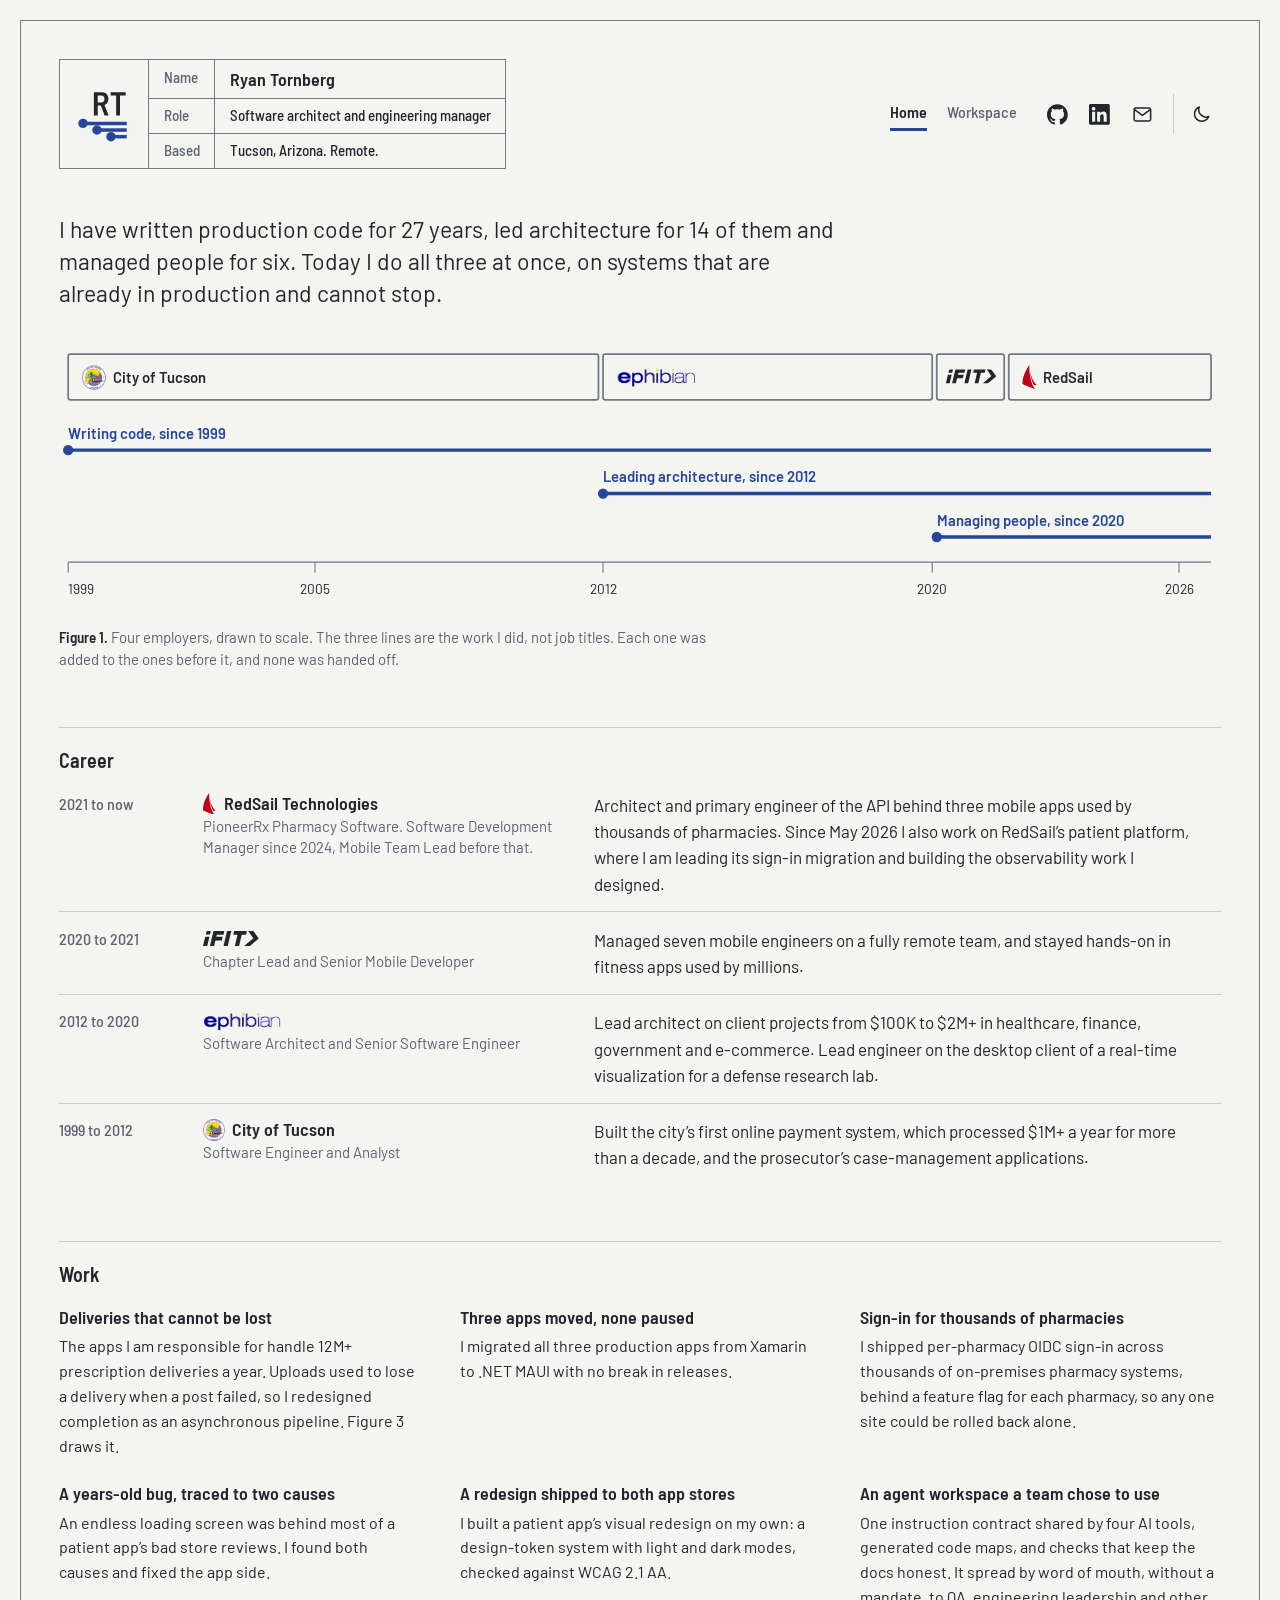
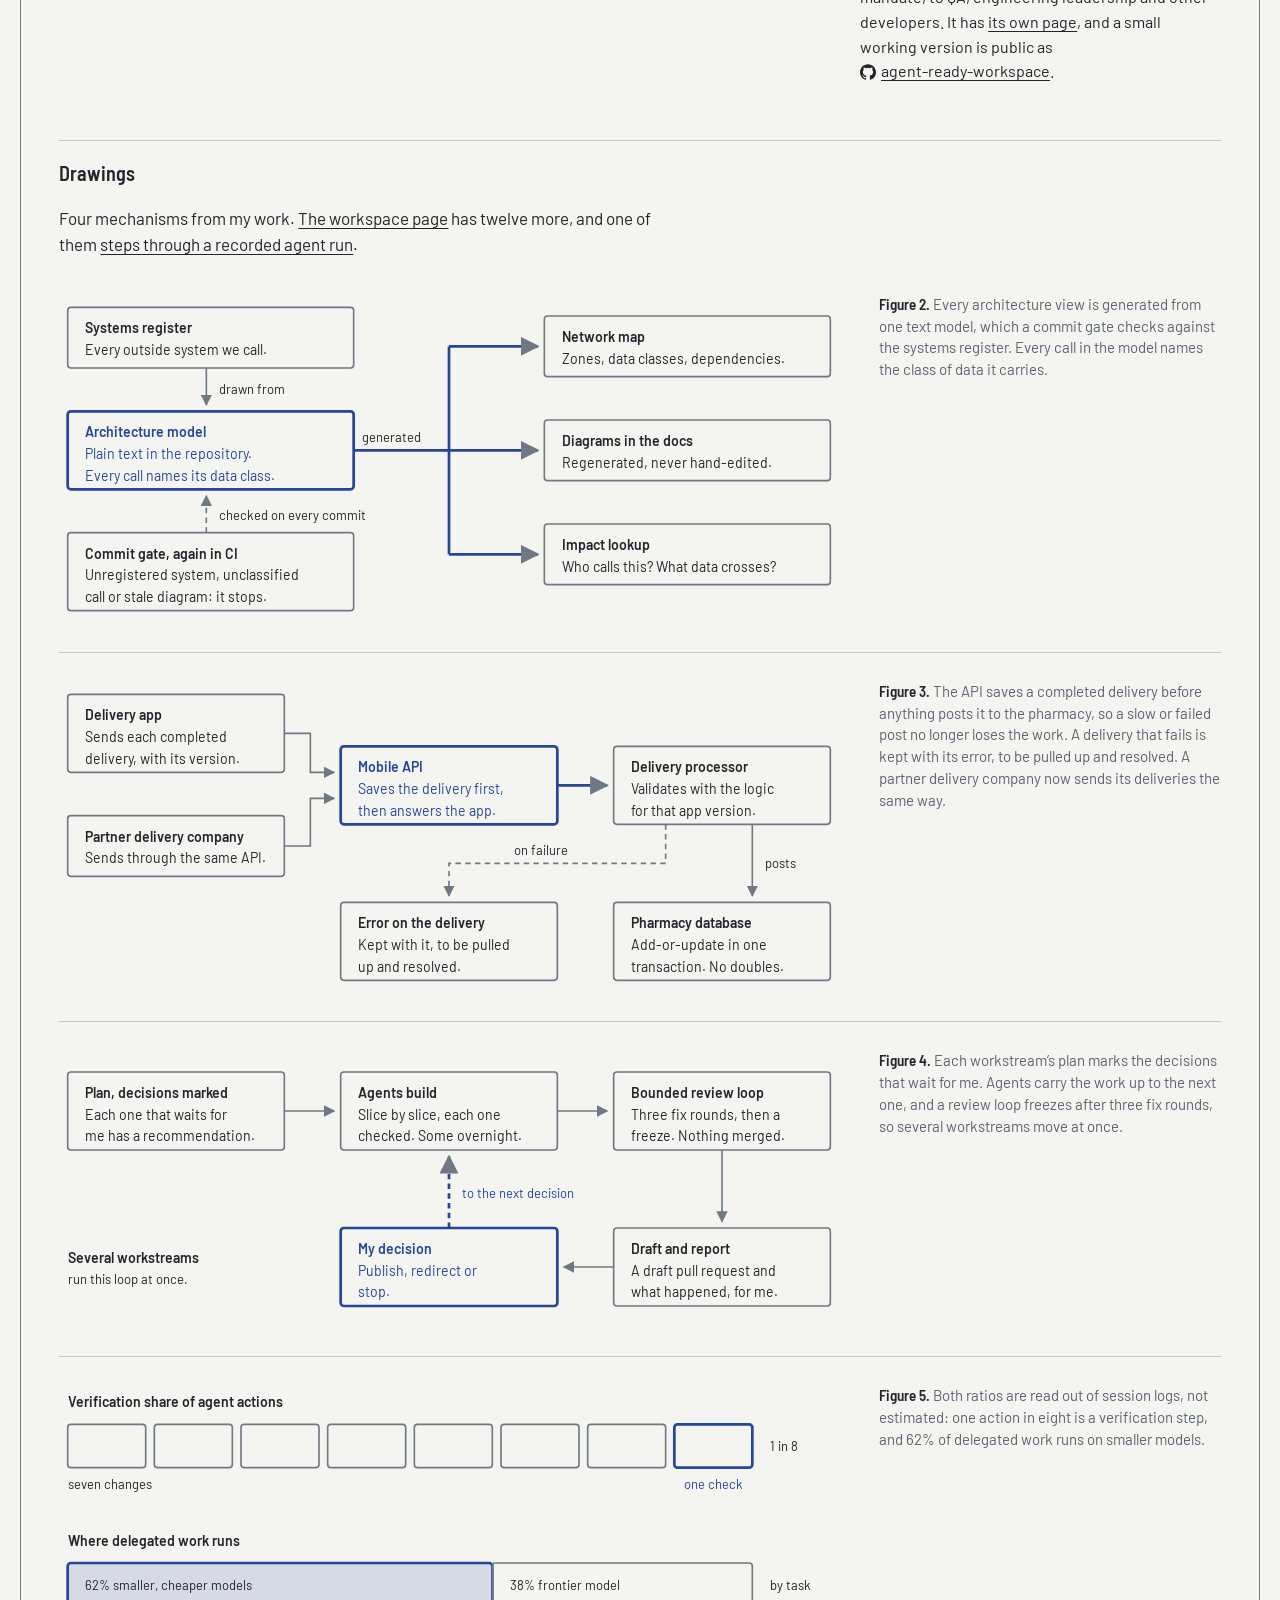
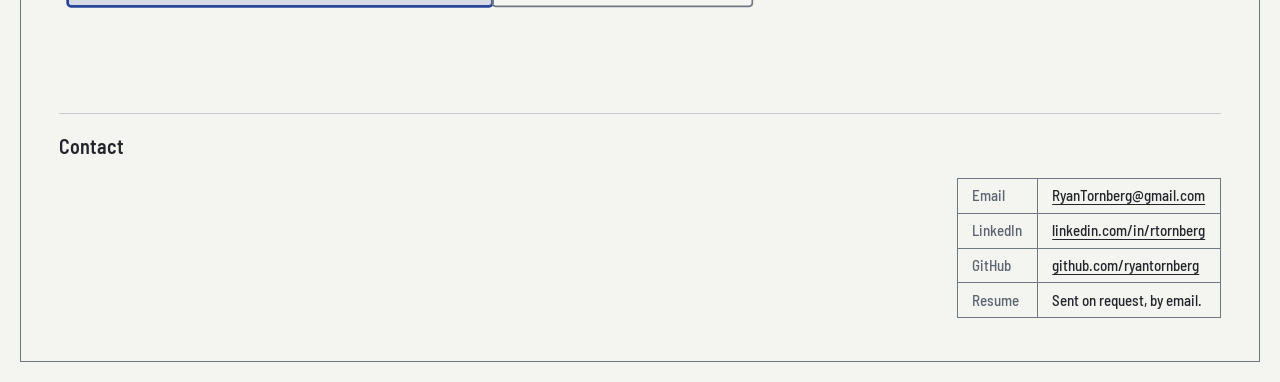
<file: index.html>
<!doctype html>
<html lang="en">
<head>
  <meta charset="utf-8">
  <meta name="viewport" content="width=device-width, initial-scale=1">
  <title>Ryan Tornberg</title>
  <meta name="description" content="Ryan Tornberg is a software architect and engineering manager in Tucson, Arizona: .NET, regulated data and AI-native delivery.">
  <meta property="og:title" content="Ryan Tornberg">
  <meta property="og:description" content="Software architect and engineering manager. I have written production code for 27 years, led architecture for 14 of them and managed people for six.">
  <meta property="og:type" content="website">
  <meta property="og:url" content="https://ryantornberg.com/">
  <meta property="og:image" content="https://ryantornberg.com/og.png?v=2">
  <meta property="og:image:width" content="1200">
  <meta property="og:image:height" content="630">
  <meta property="og:image:alt" content="Ryan Tornberg, software architect and engineering manager.">
  <meta name="twitter:card" content="summary_large_image">
  <link rel="icon" href="favicon.svg?v=2" type="image/svg+xml">
  <link rel="preconnect" href="https://fonts.googleapis.com">
  <link rel="preconnect" href="https://fonts.gstatic.com" crossorigin>
  <link rel="stylesheet" href="https://fonts.googleapis.com/css2?family=Barlow:wght@400;500;600&family=Barlow+Semi+Condensed:wght@500;600&display=swap">
  <link rel="stylesheet" href="sheet.css?v=20261114w">
  <link rel="stylesheet" href="header.css?v=20261114w">
  <script>try{var t=localStorage.getItem("theme");if(t)document.documentElement.dataset.theme=t}catch(e){}</script>
  <script src="theme.js?v=20261114w" defer></script>
</head>
<body>
  <div class="sheet">
    <header class="top">
      <div class="id"><svg class="mark" viewBox="0 0 32 32" aria-hidden="true"><path fill="currentColor" d="M16.29 16.81 14.24 11.36Q14.2 11.28 14.14 11.28H12.51Q12.41 11.28 12.41 11.38V16.77Q12.41 16.87 12.35 16.93Q12.28 17 12.19 17H10.44Q10.34 17 10.28 16.93Q10.21 16.87 10.21 16.77V3.93Q10.21 3.83 10.28 3.77Q10.34 3.7 10.44 3.7H14.83Q15.91 3.7 16.75 4.18Q17.58 4.67 18.04 5.55Q18.49 6.44 18.49 7.58Q18.49 8.81 17.92 9.72Q17.35 10.63 16.37 11.02Q16.27 11.05 16.31 11.15L18.55 16.73Q18.57 16.77 18.57 16.85Q18.57 17 18.38 17H16.55Q16.35 17 16.29 16.81ZM12.41 5.7V9.48Q12.41 9.57 12.51 9.57H14.5Q15.3 9.57 15.8 9.03Q16.29 8.49 16.29 7.6Q16.29 6.68 15.8 6.14Q15.3 5.6 14.5 5.6H12.51Q12.41 5.6 12.41 5.7ZM28.41 3.93V5.39Q28.41 5.49 28.34 5.55Q28.28 5.62 28.18 5.62H25.24Q25.14 5.62 25.14 5.71V16.77Q25.14 16.87 25.08 16.93Q25.01 17 24.91 17H23.17Q23.07 17 23.01 16.93Q22.94 16.87 22.94 16.77V5.71Q22.94 5.62 22.84 5.62H20.01Q19.92 5.62 19.85 5.55Q19.79 5.49 19.79 5.39V3.93Q19.79 3.83 19.85 3.77Q19.92 3.7 20.01 3.7H28.18Q28.28 3.7 28.34 3.77Q28.41 3.83 28.41 3.93Z"/><g stroke="var(--link)" fill="var(--link)" stroke-width="2"><path d="M4 21.5H29"/><circle cx="4" cy="21.5" r="1.7"/><path d="M12 25.3H29"/><circle cx="12" cy="25.3" r="1.7"/><path d="M20 29.1H29"/><circle cx="20" cy="29.1" r="1.7"/></g></svg><dl class="block">
        <dt>Name</dt><dd class="nm"><h1>Ryan Tornberg</h1></dd>
        <dt>Role</dt><dd>Software architect and engineering manager</dd>
        <dt>Based</dt><dd>Tucson, Arizona. Remote.</dd>
      </dl></div>
      <nav aria-label="Site">
        <a class="word" href="./" aria-current="page">Home</a>
        <a class="word" href="workspace/">Workspace</a>
        <a class="ico" href="https://github.com/ryantornberg" aria-label="GitHub" title="GitHub"><svg viewBox="0 0 24 24" aria-hidden="true" fill="currentColor"><path d="M12 .297c-6.63 0-12 5.373-12 12 0 5.303 3.438 9.8 8.205 11.385.6.113.82-.258.82-.577 0-.285-.01-1.04-.015-2.04-3.338.724-4.042-1.61-4.042-1.61C4.422 18.07 3.633 17.7 3.633 17.7c-1.087-.744.084-.729.084-.729 1.205.084 1.838 1.236 1.838 1.236 1.07 1.835 2.809 1.305 3.495.998.108-.776.417-1.305.76-1.605-2.665-.3-5.466-1.332-5.466-5.93 0-1.31.465-2.38 1.235-3.22-.135-.303-.54-1.523.105-3.176 0 0 1.005-.322 3.3 1.23.96-.267 1.98-.399 3-.405 1.02.006 2.04.138 3 .405 2.28-1.552 3.285-1.23 3.285-1.23.645 1.653.24 2.873.12 3.176.765.84 1.23 1.91 1.23 3.22 0 4.61-2.805 5.625-5.475 5.92.42.36.81 1.096.81 2.22 0 1.606-.015 2.896-.015 3.286 0 .315.21.69.825.57C20.565 22.092 24 17.592 24 12.297c0-6.627-5.373-12-12-12"/></svg></a>
        <a class="ico" href="https://www.linkedin.com/in/rtornberg/" aria-label="LinkedIn" title="LinkedIn"><svg viewBox="0 0 24 24" aria-hidden="true" fill="currentColor"><path d="M20.447 20.452h-3.554v-5.569c0-1.328-.027-3.037-1.852-3.037-1.853 0-2.136 1.445-2.136 2.939v5.667H9.351V9h3.414v1.561h.046c.477-.9 1.637-1.85 3.37-1.85 3.601 0 4.267 2.37 4.267 5.455v6.286zM5.337 7.433c-1.144 0-2.063-.926-2.063-2.065 0-1.138.92-2.063 2.063-2.063 1.14 0 2.064.925 2.064 2.063 0 1.139-.925 2.065-2.064 2.065zm1.782 13.019H3.555V9h3.564v11.452zM22.225 0H1.771C.792 0 0 .774 0 1.729v20.542C0 23.227.792 24 1.771 24h20.451C23.2 24 24 23.227 24 22.271V1.729C24 .774 23.2 0 22.222 0h.003z"/></svg></a>
        <a class="ico" href="mailto:RyanTornberg@gmail.com" aria-label="Email" title="Email"><svg viewBox="0 0 24 24" aria-hidden="true" fill="none" stroke="currentColor" stroke-width="1.75" stroke-linecap="round" stroke-linejoin="round"><rect x="2.5" y="4.5" width="19" height="15" rx="2"/><path d="M3 6.5l9 6.5 9-6.5"/></svg></a>
        <button class="ico theme-toggle" type="button" data-theme-toggle aria-pressed="false" title="Light or dark"><svg class="moon" viewBox="0 0 24 24" aria-hidden="true" fill="none" stroke="currentColor" stroke-width="1.75" stroke-linecap="round" stroke-linejoin="round"><path d="M20.5 14.5A8.5 8.5 0 0 1 9.5 3.5a8.5 8.5 0 1 0 11 11z"/></svg><svg class="sun" viewBox="0 0 24 24" aria-hidden="true" fill="none" stroke="currentColor" stroke-width="1.75" stroke-linecap="round" stroke-linejoin="round"><circle cx="12" cy="12" r="4"/><path d="M12 2.5v2M12 19.5v2M2.5 12h2M19.5 12h2M5.3 5.3l1.4 1.4M17.3 17.3l1.4 1.4M5.3 18.7l1.4-1.4M17.3 6.7l1.4-1.4"/></svg></button>
      </nav>
    </header>

    <main>
      <p class="lead">I have written production code for 27 years, led architecture for 14 of them and managed people for six. Today I do all three at once, on systems that are already in production and cannot stop.</p>

      <svg width="0" height="0" aria-hidden="true" style="position:absolute"><defs>
        <marker id="arw" viewBox="0 0 10 10" refX="9" refY="5" markerWidth="7" markerHeight="7" orient="auto-start-reverse">
        <path d="M0,0 L10,5 L0,10 z" fill="currentColor"/>
        </marker>
        <marker id="arwb" viewBox="0 0 10 10" refX="9" refY="5" markerWidth="7" markerHeight="7" orient="auto-start-reverse">
        <path d="M0,0 L10,5 L0,10 z" fill="var(--link)"/>
        </marker>
        </defs></svg>
      <figure id="fig-1" class="wide">
        <div class="plate has-tall"><svg class="fig-wide" viewBox="0 0 1016 236" role="img" aria-label="A timeline from 1999 to 2026. City of Tucson until 2012, Ephibian until 2020, iFIT until late 2021, RedSail Technologies since. I have written code the whole time, led architecture since 2012 and managed people since 2020, and I do all three today.">
        <g font-size="13" fill="currentColor">
        <rect x="8" y="8" width="464" height="40" rx="2" fill="none" stroke="currentColor" stroke-width="1.5"/>
        <image href="logos/tucson.png" x="20" y="18" width="21" height="21"/>
        <text x="47" y="33" font-weight="600">City of Tucson</text>
        <rect x="476" y="8" width="288" height="40" rx="2" fill="none" stroke="currentColor" stroke-width="1.5"/>
        <image class="logo-eph" href="logos/ephibian.png" x="488" y="20" width="69.2" height="17"><title>Ephibian</title></image>
        <rect x="768" y="8" width="59" height="40" rx="2" fill="none" stroke="currentColor" stroke-width="1.5"/>
        <g transform="translate(776,21.5) scale(0.129)" fill="currentColor"><title>iFIT</title><path d="M269.031 0.0675213H190.644L185.304 22.3323H207.794C209.702 22.3323 211.102 24.1144 210.661 25.9754L194.742 92.5554H220.585L236.73 25.0392C237.103 23.4602 238.525 22.3436 240.151 22.3436H263.691L269.031 0.0675213Z"/><path d="M125.342 92.5554H151.185L173.303 0.0675213H147.46L125.342 92.5554Z"/><path d="M0 92.5557H25.8429L39.2442 35.8448H13.4013L0 92.5557Z"/><path d="M125.399 22.3323L130.728 0.0675213H64.0938L41.9766 92.5554H67.8196L75.271 61.3689C75.7226 59.4741 77.4161 58.1319 79.358 58.1319H115.035L120.375 35.8671H84.5401C82.9256 35.8671 81.7402 34.3557 82.1128 32.7879L83.874 25.4115C84.303 23.6068 85.9175 22.3323 87.7691 22.3323H125.399Z"/><path d="M282.522 92.6119H250.684L308.264 44.0445L276.651 0H303.273C306.322 0 309.189 1.3986 311.075 3.77847L338.848 41.2361C340.598 43.458 340.327 46.65 338.227 48.5336L289.703 89.8599C287.727 91.6307 285.175 92.6119 282.522 92.6119Z"/><path d="M16.9466 21.2946H42.7895L47.9604 0.0675213H26.1141C23.7658 0.0675213 21.7336 1.66914 21.1804 3.9475L16.9579 21.2946H16.9466Z"/></g>
        <rect x="831" y="8" width="177" height="40" rx="2" fill="none" stroke="currentColor" stroke-width="1.5"/>
        <g transform="translate(843,17.5) scale(0.0587)" fill="#c10016"><path d="m102.5,0s-11.9,227.05,85.18,357.87c0,0-113.7-35.16-187.1-73.49C-7.49,177.5,72.25,36.81,102.5,0"/><path d="m172.52,299.83l42.98-.04s-79.75-54.66-102.95-217.05c9.48,145.57,59.97,217.09,59.97,217.09"/></g>
        <text x="861" y="33" font-weight="600">RedSail</text>
        <line x1="8" y1="92" x2="1008" y2="92" stroke="var(--link)" stroke-width="3"/>
        <circle cx="8" cy="92" r="4.5" fill="var(--link)"/>
        <text x="8" y="82" font-weight="600" fill="var(--link)">Writing code, since 1999</text>
        <line x1="476" y1="130" x2="1008" y2="130" stroke="var(--link)" stroke-width="3"/>
        <circle cx="476" cy="130" r="4.5" fill="var(--link)"/>
        <text x="476" y="120" font-weight="600" fill="var(--link)">Leading architecture, since 2012</text>
        <line x1="768" y1="168" x2="1008" y2="168" stroke="var(--link)" stroke-width="3"/>
        <circle cx="768" cy="168" r="4.5" fill="var(--link)"/>
        <text x="768" y="158" font-weight="600" fill="var(--link)">Managing people, since 2020</text>
        <line x1="8" y1="190" x2="1008" y2="190" stroke="currentColor" stroke-width="1"/>
        <line x1="8" y1="190" x2="8" y2="199" stroke="currentColor" stroke-width="1"/>
        <text x="8" y="218" text-anchor="start" font-size="12">1999</text>
        <line x1="224" y1="190" x2="224" y2="199" stroke="currentColor" stroke-width="1"/>
        <text x="224" y="218" text-anchor="middle" font-size="12">2005</text>
        <line x1="476" y1="190" x2="476" y2="199" stroke="currentColor" stroke-width="1"/>
        <text x="476" y="218" text-anchor="middle" font-size="12">2012</text>
        <line x1="764" y1="190" x2="764" y2="199" stroke="currentColor" stroke-width="1"/>
        <text x="764" y="218" text-anchor="middle" font-size="12">2020</text>
        <line x1="980" y1="190" x2="980" y2="199" stroke="currentColor" stroke-width="1"/>
        <text x="980" y="218" text-anchor="middle" font-size="12">2026</text>
        </g>
        </svg>
        <svg class="fig-tall" viewBox="0 0 360 470" role="img" aria-label="A timeline from 1999 to 2026, running down the page. City of Tucson until 2012, Ephibian until 2020, iFIT until late 2021, RedSail Technologies since. I have written code the whole time, led architecture since 2012 and managed people since 2020, and I do all three today.">
        <g font-size="13" fill="currentColor">
        <line x1="40" y1="12" x2="40" y2="457" stroke="currentColor" stroke-width="1"/>
        <line x1="32" y1="12" x2="40" y2="12" stroke="currentColor" stroke-width="1"/>
        <text x="28" y="16" text-anchor="end" font-size="12">1999</text>
        <line x1="32" y1="108" x2="40" y2="108" stroke="currentColor" stroke-width="1"/>
        <text x="28" y="112" text-anchor="end" font-size="12">2005</text>
        <line x1="32" y1="220" x2="40" y2="220" stroke="currentColor" stroke-width="1"/>
        <text x="28" y="224" text-anchor="end" font-size="12">2012</text>
        <line x1="32" y1="348" x2="40" y2="348" stroke="currentColor" stroke-width="1"/>
        <text x="28" y="352" text-anchor="end" font-size="12">2020</text>
        <line x1="32" y1="444" x2="40" y2="444" stroke="currentColor" stroke-width="1"/>
        <text x="28" y="448" text-anchor="end" font-size="12">2026</text>
        <rect x="50" y="12" width="112" height="204" rx="2" fill="none" stroke="currentColor" stroke-width="1.5"/>
        <image href="logos/tucson.png" x="57" y="21" width="18" height="18"/>
        <text x="79" y="34" font-size="12" font-weight="600">City of Tucson</text>
        <rect x="50" y="220" width="112" height="124" rx="2" fill="none" stroke="currentColor" stroke-width="1.5"/>
        <image class="logo-eph" href="logos/ephibian.png" x="60" y="229" width="69.2" height="17"><title>Ephibian</title></image>
        <rect x="50" y="348" width="112" height="25" rx="2" fill="none" stroke="currentColor" stroke-width="1.5"/>
        <g transform="translate(60,353.5) scale(0.129)" fill="currentColor"><title>iFIT</title><path d="M269.031 0.0675213H190.644L185.304 22.3323H207.794C209.702 22.3323 211.102 24.1144 210.661 25.9754L194.742 92.5554H220.585L236.73 25.0392C237.103 23.4602 238.525 22.3436 240.151 22.3436H263.691L269.031 0.0675213Z"/><path d="M125.342 92.5554H151.185L173.303 0.0675213H147.46L125.342 92.5554Z"/><path d="M0 92.5557H25.8429L39.2442 35.8448H13.4013L0 92.5557Z"/><path d="M125.399 22.3323L130.728 0.0675213H64.0938L41.9766 92.5554H67.8196L75.271 61.3689C75.7226 59.4741 77.4161 58.1319 79.358 58.1319H115.035L120.375 35.8671H84.5401C82.9256 35.8671 81.7402 34.3557 82.1128 32.7879L83.874 25.4115C84.303 23.6068 85.9175 22.3323 87.7691 22.3323H125.399Z"/><path d="M282.522 92.6119H250.684L308.264 44.0445L276.651 0H303.273C306.322 0 309.189 1.3986 311.075 3.77847L338.848 41.2361C340.598 43.458 340.327 46.65 338.227 48.5336L289.703 89.8599C287.727 91.6307 285.175 92.6119 282.522 92.6119Z"/><path d="M16.9466 21.2946H42.7895L47.9604 0.0675213H26.1141C23.7658 0.0675213 21.7336 1.66914 21.1804 3.9475L16.9579 21.2946H16.9466Z"/></g>
        <rect x="50" y="377" width="112" height="80" rx="2" fill="none" stroke="currentColor" stroke-width="1.5"/>
        <g transform="translate(60,383.5) scale(0.0587)" fill="#c10016"><path d="m102.5,0s-11.9,227.05,85.18,357.87c0,0-113.7-35.16-187.1-73.49C-7.49,177.5,72.25,36.81,102.5,0"/><path d="m172.52,299.83l42.98-.04s-79.75-54.66-102.95-217.05c9.48,145.57,59.97,217.09,59.97,217.09"/></g>
        <text x="78" y="399" font-weight="600">RedSail</text>
        <line x1="184" y1="12" x2="184" y2="457" stroke="var(--link)" stroke-width="3"/>
        <circle cx="184" cy="12" r="4.5" fill="var(--link)"/>
        <text x="196" y="17" font-weight="600" fill="var(--link)">Writing code,</text>
        <text x="196" y="34" font-weight="600" fill="var(--link)">since 1999</text>
        <line x1="210" y1="220" x2="210" y2="457" stroke="var(--link)" stroke-width="3"/>
        <circle cx="210" cy="220" r="4.5" fill="var(--link)"/>
        <text x="222" y="225" font-weight="600" fill="var(--link)">Leading architecture,</text>
        <text x="222" y="242" font-weight="600" fill="var(--link)">since 2012</text>
        <line x1="236" y1="348" x2="236" y2="457" stroke="var(--link)" stroke-width="3"/>
        <circle cx="236" cy="348" r="4.5" fill="var(--link)"/>
        <text x="248" y="353" font-weight="600" fill="var(--link)">Managing people,</text>
        <text x="248" y="370" font-weight="600" fill="var(--link)">since 2020</text>
        </g>
        </svg></div>
        <figcaption>Four employers, drawn to scale. The three lines are the work I did, not job titles. Each one was added to the ones before it, and none was handed off.</figcaption>
      </figure>

      <section aria-labelledby="career-h">
        <h2 id="career-h">Career</h2>
        <ol class="career">
          <li>
            <p class="when">2021 to now</p>
            <div class="who"><h3><svg class="mk" viewBox="0 0 216 358" aria-hidden="true" fill="#c10016"><path d="m102.5,0s-11.9,227.05,85.18,357.87c0,0-113.7-35.16-187.1-73.49C-7.49,177.5,72.25,36.81,102.5,0"/><path d="m172.52,299.83l42.98-.04s-79.75-54.66-102.95-217.05c9.48,145.57,59.97,217.09,59.97,217.09"/></svg>RedSail Technologies</h3><p>PioneerRx Pharmacy Software. Software Development Manager since 2024, Mobile Team Lead before that.</p></div>
            <p>Architect and primary engineer of the API behind three mobile apps used by thousands of pharmacies. Since May 2026 I also work on RedSail&rsquo;s patient platform, where I am leading its sign-in migration and building the observability work I designed.</p>
          </li>
          <li>
            <p class="when">2020 to 2021</p>
            <div class="who"><h3><svg class="wm" viewBox="0 0 340 93" role="img" aria-label="iFIT" fill="currentColor"><path d="M269.031 0.0675213H190.644L185.304 22.3323H207.794C209.702 22.3323 211.102 24.1144 210.661 25.9754L194.742 92.5554H220.585L236.73 25.0392C237.103 23.4602 238.525 22.3436 240.151 22.3436H263.691L269.031 0.0675213Z"/><path d="M125.342 92.5554H151.185L173.303 0.0675213H147.46L125.342 92.5554Z"/><path d="M0 92.5557H25.8429L39.2442 35.8448H13.4013L0 92.5557Z"/><path d="M125.399 22.3323L130.728 0.0675213H64.0938L41.9766 92.5554H67.8196L75.271 61.3689C75.7226 59.4741 77.4161 58.1319 79.358 58.1319H115.035L120.375 35.8671H84.5401C82.9256 35.8671 81.7402 34.3557 82.1128 32.7879L83.874 25.4115C84.303 23.6068 85.9175 22.3323 87.7691 22.3323H125.399Z"/><path d="M282.522 92.6119H250.684L308.264 44.0445L276.651 0H303.273C306.322 0 309.189 1.3986 311.075 3.77847L338.848 41.2361C340.598 43.458 340.327 46.65 338.227 48.5336L289.703 89.8599C287.727 91.6307 285.175 92.6119 282.522 92.6119Z"/><path d="M16.9466 21.2946H42.7895L47.9604 0.0675213H26.1141C23.7658 0.0675213 21.7336 1.66914 21.1804 3.9475L16.9579 21.2946H16.9466Z"/></svg></h3><p>Chapter Lead and Senior Mobile Developer</p></div>
            <p>Managed seven mobile engineers on a fully remote team, and stayed hands-on in fitness apps used by millions.</p>
          </li>
          <li>
            <p class="when">2012 to 2020</p>
            <div class="who"><h3><img class="wm logo-eph" src="logos/ephibian.png" alt="Ephibian" width="175" height="43"></h3><p>Software Architect and Senior Software Engineer</p></div>
            <p>Lead architect on client projects from $100K to $2M+ in healthcare, finance, government and e-commerce. Lead engineer on the desktop client of a real-time visualization for a defense research lab.</p>
          </li>
          <li>
            <p class="when">1999 to 2012</p>
            <div class="who"><h3><img class="mk" src="logos/tucson.png" alt="" width="120" height="120">City of Tucson</h3><p>Software Engineer and Analyst</p></div>
            <p>Built the city&rsquo;s first online payment system, which processed $1M+ a year for more than a decade, and the prosecutor&rsquo;s case-management applications.</p>
          </li>
        </ol>
      </section>

      <section aria-labelledby="work-h">
        <h2 id="work-h">Work</h2>
        <ul class="outcomes">
          <li>
            <h3>Deliveries that cannot be lost</h3>
            <p>The apps I am responsible for handle 12M+ prescription deliveries a year. Uploads used to lose a delivery when a post failed, so I redesigned completion as an asynchronous pipeline. Figure 3 draws it.</p>
          </li>
          <li>
            <h3>Three apps moved, none paused</h3>
            <p>I migrated all three production apps from Xamarin to .NET MAUI with no break in releases.</p>
          </li>
          <li>
            <h3>Sign-in for thousands of pharmacies</h3>
            <p>I shipped per-pharmacy OIDC sign-in across thousands of on-premises pharmacy systems, behind a feature flag for each pharmacy, so any one site could be rolled back alone.</p>
          </li>
          <li>
            <h3>A years-old bug, traced to two causes</h3>
            <p>An endless loading screen was behind most of a patient app&rsquo;s bad store reviews. I found both causes and fixed the app side.</p>
          </li>
          <li>
            <h3>A redesign shipped to both app stores</h3>
            <p>I built a patient app&rsquo;s visual redesign on my own: a design-token system with light and dark modes, checked against WCAG 2.1 AA.</p>
          </li>
          <li>
            <h3>An agent workspace a team chose to use</h3>
            <p>One instruction contract shared by four AI tools, generated code maps, and checks that keep the docs honest. It spread by word of mouth, without a mandate, to QA, engineering leadership and other developers. It has <a href="workspace/">its own page</a>, and a small working version is public as <a class="repo" href="https://github.com/ryantornberg/agent-ready-workspace"><svg viewBox="0 0 24 24" aria-hidden="true" fill="currentColor"><path d="M12 .297c-6.63 0-12 5.373-12 12 0 5.303 3.438 9.8 8.205 11.385.6.113.82-.258.82-.577 0-.285-.01-1.04-.015-2.04-3.338.724-4.042-1.61-4.042-1.61C4.422 18.07 3.633 17.7 3.633 17.7c-1.087-.744.084-.729.084-.729 1.205.084 1.838 1.236 1.838 1.236 1.07 1.835 2.809 1.305 3.495.998.108-.776.417-1.305.76-1.605-2.665-.3-5.466-1.332-5.466-5.93 0-1.31.465-2.38 1.235-3.22-.135-.303-.54-1.523.105-3.176 0 0 1.005-.322 3.3 1.23.96-.267 1.98-.399 3-.405 1.02.006 2.04.138 3 .405 2.28-1.552 3.285-1.23 3.285-1.23.645 1.653.24 2.873.12 3.176.765.84 1.23 1.91 1.23 3.22 0 4.61-2.805 5.625-5.475 5.92.42.36.81 1.096.81 2.22 0 1.606-.015 2.896-.015 3.286 0 .315.21.69.825.57C20.565 22.092 24 17.592 24 12.297c0-6.627-5.373-12-12-12"/></svg>agent-ready-workspace</a>.</p>
          </li>
        </ul>
      </section>

      <section aria-labelledby="drawings-h" class="drawings">
        <h2 id="drawings-h">Drawings</h2>
        <p class="note">Four mechanisms from my work. <a href="workspace/">The workspace page</a> has twelve more, and one of them <a href="workspace/#fig-replay">steps through a recorded agent run</a>.</p>
        <figure id="fig-2">
        <div class="plate has-tall"><svg class="fig-wide" viewBox="0 0 720 312" role="img" aria-label="An architecture model kept as text in the repository is drawn from the systems register and checked against it on every commit. The network map, the diagrams in the docs and the impact lookup are all generated from the model, and every call in it names the class of data it carries.">
                <g fill="none" stroke="currentColor" stroke-width="1.5">
        <rect x="8" y="16" width="264" height="56" rx="3"/>
        <rect x="8" y="112" width="264" height="72" rx="3" stroke="var(--link)" stroke-width="2.5"/>
        <rect x="8" y="224" width="264" height="72" rx="3"/>
        <rect x="448" y="24" width="264" height="56" rx="3"/>
        <rect x="448" y="120" width="264" height="56" rx="3"/>
        <rect x="448" y="216" width="264" height="56" rx="3"/>
        <line x1="136" y1="72" x2="136" y2="106" marker-end="url(#arw)"/>
        <line x1="136" y1="224" x2="136" y2="190" marker-end="url(#arw)" stroke-dasharray="5 4"/>
        <g stroke="var(--link)" stroke-width="2.5">
        <line x1="272" y1="148" x2="442" y2="148" marker-end="url(#arw)"/>
        <line x1="360" y1="52" x2="360" y2="244"/>
        <line x1="360" y1="52" x2="442" y2="52" marker-end="url(#arw)"/>
        <line x1="360" y1="244" x2="442" y2="244" marker-end="url(#arw)"/>
        </g>
        </g>
        <g font-size="13" fill="currentColor">
        <text x="24" y="40" font-weight="600">Systems register</text>
        <text x="24" y="60">Every outside system we call.</text>
        <text x="24" y="136" font-weight="600" fill="var(--link)">Architecture model</text>
        <text x="24" y="156" fill="var(--link)">Plain text in the repository.</text>
        <text x="24" y="176" fill="var(--link)">Every call names its data class.</text>
        <text x="24" y="248" font-weight="600">Commit gate, again in CI</text>
        <text x="24" y="268">Unregistered system, unclassified</text>
        <text x="24" y="288">call or stale diagram: it stops.</text>
        <text x="464" y="48" font-weight="600">Network map</text>
        <text x="464" y="68">Zones, data classes, dependencies.</text>
        <text x="464" y="144" font-weight="600">Diagrams in the docs</text>
        <text x="464" y="164">Regenerated, never hand-edited.</text>
        <text x="464" y="240" font-weight="600">Impact lookup</text>
        <text x="464" y="260">Who calls this? What data crosses?</text>
        <text x="148" y="96" font-size="12">drawn from</text>
        <text x="148" y="212" font-size="12">checked on every commit</text>
        <text x="280" y="140" font-size="12">generated</text>
        </g>
        </svg>
<!--tall--><svg class="fig-tall" viewBox="0 0 360 432" role="img" aria-label="An architecture model kept as text in the repository is drawn from the systems register and checked against it on every commit. The network map, the diagrams in the docs and the impact lookup are all generated from the model, and every call in it names the class of data it carries.">
<g fill="none">
<rect x="8" y="8" width="164" height="72" rx="3" stroke="currentColor" stroke-width="1.5"/>
<rect x="188" y="8" width="164" height="92" rx="3" stroke="currentColor" stroke-width="1.5"/>
<path d="M90 80 L90 134" stroke="currentColor" stroke-width="1.5" marker-end="url(#arw)"/>
<path d="M270 100 L270 134" stroke="currentColor" stroke-width="1.5" stroke-dasharray="5 4" marker-end="url(#arw)"/>
<rect x="8" y="140" width="344" height="72" rx="3" stroke="var(--link)" stroke-width="2.5"/>
<path d="M28 212 L28 398" stroke="var(--link)" stroke-width="2.5"/>
<rect x="56" y="244" width="296" height="52" rx="3" stroke="currentColor" stroke-width="1.5"/>
<path d="M28 270 L50 270" stroke="var(--link)" stroke-width="2.5" marker-end="url(#arwb)"/>
<rect x="56" y="308" width="296" height="52" rx="3" stroke="currentColor" stroke-width="1.5"/>
<path d="M28 334 L50 334" stroke="var(--link)" stroke-width="2.5" marker-end="url(#arwb)"/>
<rect x="56" y="372" width="296" height="52" rx="3" stroke="currentColor" stroke-width="1.5"/>
<path d="M28 398 L50 398" stroke="var(--link)" stroke-width="2.5" marker-end="url(#arwb)"/>
</g>
<g font-size="13" fill="currentColor">
<text x="20" y="32" font-weight="600">Systems register</text>
<text x="20" y="52">Every outside system</text>
<text x="20" y="72">we call.</text>
<text x="200" y="32" font-weight="600">Commit gate, again in CI</text>
<text x="200" y="52">Unregistered system,</text>
<text x="200" y="72">unclassified call or stale</text>
<text x="200" y="92">diagram: it stops.</text>
<text x="98" y="112" font-size="12">drawn from</text>
<text x="278" y="114" font-size="12">checked on</text>
<text x="278" y="129" font-size="12">every commit</text>
<text x="20" y="164" font-weight="600" fill="var(--link)">Architecture model</text>
<text x="20" y="184" fill="var(--link)">Plain text in the repository.</text>
<text x="20" y="204" fill="var(--link)">Every call names its data class.</text>
<text x="40" y="232" font-size="12">generated</text>
<text x="68" y="268" font-weight="600">Network map</text>
<text x="68" y="288">Zones, data classes, dependencies.</text>
<text x="68" y="332" font-weight="600">Diagrams in the docs</text>
<text x="68" y="352">Regenerated, never hand-edited.</text>
<text x="68" y="396" font-weight="600">Impact lookup</text>
<text x="68" y="416">Who calls this? What data crosses?</text>
</g>
</svg><!--/tall--></div>
        <figcaption>Every architecture view is generated from one text model, which a commit gate checks against the systems register. Every call in the model names the class of data it carries.</figcaption>
        </figure>
        <figure id="fig-3">
        <div class="plate has-tall"><svg class="fig-wide" viewBox="0 0 720 296" role="img" aria-label="The delivery app sends each completed delivery to the mobile API, which saves it before anything else and then answers the app. A background service, the delivery processor, validates it with the logic for that app version and posts it to the pharmacy database in one transaction. A delivery that fails or is invalid is kept with its error, so it can be pulled up and resolved. A partner delivery company now sends its deliveries through the same API.">
        <g fill="none" stroke="currentColor" stroke-width="1.5">
        <rect x="8" y="16" width="200" height="72" rx="3"/>
        <rect x="8" y="128" width="200" height="56" rx="3"/>
        <rect x="260" y="64" width="200" height="72" rx="3" stroke="var(--link)" stroke-width="2.5"/>
        <rect x="512" y="64" width="200" height="72" rx="3"/>
        <rect x="512" y="208" width="200" height="72" rx="3"/>
        <rect x="260" y="208" width="200" height="72" rx="3"/>
        <path d="M208 52 L232 52 L232 88 L254 88" marker-end="url(#arw)"/>
        <path d="M208 156 L232 156 L232 112 L254 112" marker-end="url(#arw)"/>
        <line x1="460" y1="100" x2="506" y2="100" marker-end="url(#arw)" stroke="var(--link)" stroke-width="2.5"/>
        <line x1="640" y1="136" x2="640" y2="202" marker-end="url(#arw)"/>
        <path d="M560 136 L560 172 L360 172 L360 202" marker-end="url(#arw)" stroke-dasharray="5 4"/>
        </g>
        <g font-size="13" fill="currentColor">
        <text x="24" y="40" font-weight="600">Delivery app</text>
        <text x="24" y="60">Sends each completed</text>
        <text x="24" y="80">delivery, with its version.</text>
        <text x="24" y="152" font-weight="600">Partner delivery company</text>
        <text x="24" y="172">Sends through the same API.</text>
        <text x="276" y="88" font-weight="600" fill="var(--link)">Mobile API</text>
        <text x="276" y="108" fill="var(--link)">Saves the delivery first,</text>
        <text x="276" y="128" fill="var(--link)">then answers the app.</text>
        <text x="528" y="88" font-weight="600">Delivery processor</text>
        <text x="528" y="108">Validates with the logic</text>
        <text x="528" y="128">for that app version.</text>
        <text x="528" y="232" font-weight="600">Pharmacy database</text>
        <text x="528" y="252">Add-or-update in one</text>
        <text x="528" y="272">transaction. No doubles.</text>
        <text x="276" y="232" font-weight="600">Error on the delivery</text>
        <text x="276" y="252">Kept with it, to be pulled</text>
        <text x="276" y="272">up and resolved.</text>
        <text x="652" y="176" font-size="12">posts</text>
        <text x="420" y="164" font-size="12">on failure</text>
        </g>
        </svg>
<!--tall--><svg class="fig-tall" viewBox="0 0 360 432" role="img" aria-label="The delivery app sends each completed delivery to the mobile API, which saves it before anything else and then answers the app. A background service, the delivery processor, validates it with the logic for that app version and posts it to the pharmacy database in one transaction. A delivery that fails or is invalid is kept with its error, so it can be pulled up and resolved. A partner delivery company now sends its deliveries through the same API.">
<g fill="none">
<rect x="8" y="8" width="164" height="92" rx="3" stroke="currentColor" stroke-width="1.5"/>
<rect x="188" y="8" width="164" height="92" rx="3" stroke="currentColor" stroke-width="1.5"/>
<path d="M90 100 L90 134" stroke="currentColor" stroke-width="1.5" marker-end="url(#arw)"/>
<path d="M270 100 L270 134" stroke="currentColor" stroke-width="1.5" marker-end="url(#arw)"/>
<rect x="8" y="140" width="344" height="52" rx="3" stroke="var(--link)" stroke-width="2.5"/>
<path d="M180 192 L180 222" stroke="var(--link)" stroke-width="2.5" marker-end="url(#arwb)"/>
<rect x="8" y="228" width="344" height="52" rx="3" stroke="currentColor" stroke-width="1.5"/>
<path d="M90 280 L90 327" stroke="currentColor" stroke-width="1.5" marker-end="url(#arw)"/>
<path d="M270 280 L270 327" stroke="currentColor" stroke-width="1.5" stroke-dasharray="5 4" marker-end="url(#arw)"/>
<rect x="8" y="332" width="164" height="92" rx="3" stroke="currentColor" stroke-width="1.5"/>
<rect x="188" y="332" width="164" height="92" rx="3" stroke="currentColor" stroke-width="1.5"/>
</g>
<g font-size="13" fill="currentColor">
<text x="20" y="32" font-weight="600">Delivery app</text>
<text x="20" y="52">Sends each completed</text>
<text x="20" y="72">delivery, with its</text>
<text x="20" y="92">version.</text>
<text x="200" y="32" font-weight="600">Partner delivery</text>
<text font-weight="600" x="200" y="52">company</text>
<text x="200" y="72">Sends through the</text>
<text x="200" y="92">same API.</text>
<text x="20" y="164" font-weight="600" fill="var(--link)">Mobile API</text>
<text x="20" y="184" fill="var(--link)">Saves the delivery first, then answers the app.</text>
<text x="20" y="252" font-weight="600">Delivery processor</text>
<text x="20" y="272">Validates with the logic for that app version.</text>
<text x="98" y="306" font-size="12">posts</text>
<text x="278" y="306" font-size="12">on failure</text>
<text x="20" y="356" font-weight="600">Pharmacy database</text>
<text x="20" y="376">Add-or-update in one</text>
<text x="20" y="396">transaction. No</text>
<text x="20" y="416">doubles.</text>
<text x="200" y="356" font-weight="600">Error on the delivery</text>
<text x="200" y="376">Kept with it, to be</text>
<text x="200" y="396">pulled up and</text>
<text x="200" y="416">resolved.</text>
</g>
</svg><!--/tall--></div>
        <figcaption>The API saves a completed delivery before anything posts it to the pharmacy, so a slow or failed post no longer loses the work. A delivery that fails is kept with its error, to be pulled up and resolved. A partner delivery company now sends its deliveries the same way.</figcaption>
        </figure>
        <figure id="fig-4">
        <div class="plate has-tall"><svg class="fig-wide" viewBox="0 0 720 264" role="img" aria-label="Each workstream's plan marks the decisions that wait for me, each with a recommendation. Agents build up to the next one, a review loop freezes after three fix rounds with nothing merged, and I decide from a draft pull request and a report. Several workstreams run this loop at once.">
        <g fill="none" stroke="currentColor" stroke-width="1.5">
        <rect x="8" y="24" width="200" height="72" rx="3"/>
        <rect x="260" y="24" width="200" height="72" rx="3"/>
        <rect x="512" y="24" width="200" height="72" rx="3"/>
        <rect x="512" y="168" width="200" height="72" rx="3"/>
        <rect x="260" y="168" width="200" height="72" rx="3" stroke="var(--link)" stroke-width="2.5"/>
        <line x1="208" y1="60" x2="254" y2="60" marker-end="url(#arw)"/>
        <line x1="460" y1="60" x2="506" y2="60" marker-end="url(#arw)"/>
        <line x1="612" y1="96" x2="612" y2="162" marker-end="url(#arw)"/>
        <line x1="512" y1="204" x2="466" y2="204" marker-end="url(#arw)"/>
        <line x1="360" y1="168" x2="360" y2="102" marker-end="url(#arw)" stroke="var(--link)" stroke-width="2.5" stroke-dasharray="5 4"/>
        </g>
        <g font-size="13" fill="currentColor">
        <text x="24" y="48" font-weight="600">Plan, decisions marked</text>
        <text x="24" y="68">Each one that waits for</text>
        <text x="24" y="88">me has a recommendation.</text>
        <text x="276" y="48" font-weight="600">Agents build</text>
        <text x="276" y="68">Slice by slice, each one</text>
        <text x="276" y="88">checked. Some overnight.</text>
        <text x="528" y="48" font-weight="600">Bounded review loop</text>
        <text x="528" y="68">Three fix rounds, then a</text>
        <text x="528" y="88">freeze. Nothing merged.</text>
        <text x="528" y="192" font-weight="600">Draft and report</text>
        <text x="528" y="212">A draft pull request and</text>
        <text x="528" y="232">what happened, for me.</text>
        <text x="276" y="192" font-weight="600" fill="var(--link)">My decision</text>
        <text x="276" y="212" fill="var(--link)">Publish, redirect or</text>
        <text x="276" y="232" fill="var(--link)">stop.</text>
        <text x="372" y="140" font-size="12" fill="var(--link)">to the next decision</text>
        <text x="8" y="200" font-weight="600">Several workstreams</text>
        <text x="8" y="220" font-size="12">run this loop at once.</text>
        </g>
        </svg>
<!--tall--><svg class="fig-tall" viewBox="0 0 360 526" role="img" aria-label="Each workstream's plan marks the decisions that wait for me, each with a recommendation. Agents build up to the next one, a review loop freezes after three fix rounds with nothing merged, and I decide from a draft pull request and a report. Several workstreams run this loop at once.">
<g fill="none">
<rect x="8" y="8" width="296" height="72" rx="3" stroke="currentColor" stroke-width="1.5"/>
<path d="M156 80 L156 102" stroke="currentColor" stroke-width="1.5" marker-end="url(#arw)"/>
<rect x="8" y="108" width="296" height="72" rx="3" stroke="currentColor" stroke-width="1.5"/>
<path d="M156 180 L156 202" stroke="currentColor" stroke-width="1.5" marker-end="url(#arw)"/>
<rect x="8" y="208" width="296" height="72" rx="3" stroke="currentColor" stroke-width="1.5"/>
<path d="M156 280 L156 302" stroke="currentColor" stroke-width="1.5" marker-end="url(#arw)"/>
<rect x="8" y="308" width="296" height="72" rx="3" stroke="currentColor" stroke-width="1.5"/>
<path d="M156 380 L156 402" stroke="currentColor" stroke-width="1.5" marker-end="url(#arw)"/>
<rect x="8" y="408" width="296" height="52" rx="3" stroke="var(--link)" stroke-width="2.5"/>
<path d="M304 434 L332 434 L332 144 L310 144" stroke="var(--link)" stroke-width="2.5" stroke-dasharray="5 4" marker-end="url(#arwb)"/>

</g>
<g font-size="13" fill="currentColor">
<text x="20" y="32" font-weight="600">Plan, decisions marked</text>
<text x="20" y="52">Each one that waits for me has a</text>
<text x="20" y="72">recommendation.</text>
<text x="20" y="132" font-weight="600">Agents build</text>
<text x="20" y="152">Slice by slice, each one checked.</text>
<text x="20" y="172">Some overnight.</text>
<text x="20" y="232" font-weight="600">Bounded review loop</text>
<text x="20" y="252">Three fix rounds, then a freeze.</text>
<text x="20" y="272">Nothing merged.</text>
<text x="20" y="332" font-weight="600">Draft and report</text>
<text x="20" y="352">A draft pull request and what</text>
<text x="20" y="372">happened, for me.</text>
<text x="20" y="432" font-weight="600" fill="var(--link)">My decision</text>
<text x="20" y="452" fill="var(--link)">Publish, redirect or stop.</text>
<text font-size="12" fill="var(--link)" transform="translate(348 368) rotate(-90)">to the next decision</text>
<text x="8" y="492" font-weight="600">Several workstreams</text>
<text x="8" y="512" font-size="12">run this loop at once.</text>
</g>
</svg><!--/tall--></div>
        <figcaption>Each workstream&rsquo;s plan marks the decisions that wait for me. Agents carry the work up to the next one, and a review loop freezes after three fix rounds, so several workstreams move at once.</figcaption>
        </figure>
        <figure id="fig-5">
        <div class="plate has-tall"><svg class="fig-wide" viewBox="0 0 720 232" role="img" aria-label="Two measured ratios: roughly one in every eight agent actions is a verification step rather than a change, and about 62 percent of delegated work is routed to smaller, cheaper models.">
        <g font-size="13" fill="currentColor">
        <text x="8" y="24" font-weight="600">Verification share of agent actions</text>
        <g fill="none" stroke="currentColor" stroke-width="1.5">
        <rect x="8" y="40" width="72" height="40" rx="3"/>
        <rect x="88" y="40" width="72" height="40" rx="3"/>
        <rect x="168" y="40" width="72" height="40" rx="3"/>
        <rect x="248" y="40" width="72" height="40" rx="3"/>
        <rect x="328" y="40" width="72" height="40" rx="3"/>
        <rect x="408" y="40" width="72" height="40" rx="3"/>
        <rect x="488" y="40" width="72" height="40" rx="3"/>
        <rect x="568" y="40" width="72" height="40" rx="3" stroke="var(--link)" stroke-width="2.5"/>
        </g>
        <text x="8" y="100" font-size="12">seven changes</text>
        <text x="604" y="100" font-size="12" text-anchor="middle" fill="var(--link)">one check</text>
        <text x="656" y="65" font-size="12">1 in 8</text>

        <text x="8" y="152" font-weight="600">Where delegated work runs</text>
        <g stroke-width="1.5" fill="none" stroke="currentColor">
        <rect x="8" y="168" width="392" height="40" rx="3" fill="var(--link)" fill-opacity="0.15" stroke="var(--link)" stroke-width="2.5"/>
        <rect x="400" y="168" width="240" height="40" rx="3"/>
        </g>
        <text x="24" y="193" font-size="12">62% smaller, cheaper models</text>
        <text x="416" y="193" font-size="12">38% frontier model</text>
        <text x="656" y="193" font-size="12">by task</text>
        </g>
        </svg>
<!--tall--><svg class="fig-tall" viewBox="0 0 360 264" role="img" aria-label="Two measured ratios: roughly one in every eight agent actions is a verification step rather than a change, and about 62 percent of delegated work is routed to smaller, cheaper models.">
<g fill="none">
<rect x="8" y="40" width="37" height="40" rx="3" stroke="currentColor" stroke-width="1.5"/>
<rect x="51" y="40" width="37" height="40" rx="3" stroke="currentColor" stroke-width="1.5"/>
<rect x="94" y="40" width="37" height="40" rx="3" stroke="currentColor" stroke-width="1.5"/>
<rect x="137" y="40" width="37" height="40" rx="3" stroke="currentColor" stroke-width="1.5"/>
<rect x="180" y="40" width="37" height="40" rx="3" stroke="currentColor" stroke-width="1.5"/>
<rect x="223" y="40" width="37" height="40" rx="3" stroke="currentColor" stroke-width="1.5"/>
<rect x="266" y="40" width="37" height="40" rx="3" stroke="currentColor" stroke-width="1.5"/>
<rect x="309" y="40" width="37" height="40" rx="3" stroke="var(--link)" stroke-width="2.5"/>
<rect x="8" y="188" width="213" height="40" rx="3" fill="var(--link)" fill-opacity="0.15" stroke="var(--link)" stroke-width="2.5"/><rect x="221" y="188" width="131" height="40" rx="3" stroke="currentColor" stroke-width="1.5"/>
</g>
<g font-size="13" fill="currentColor">
<text x="8" y="24" font-weight="600">Verification share of agent actions</text>
<text x="8" y="100" font-size="12">seven changes</text>
<text x="346" y="100" font-size="12" fill="var(--link)" text-anchor="end">one check</text>
<text x="8" y="122" font-size="12">1 in 8</text>
<text x="8" y="172" font-weight="600">Where delegated work runs</text>
<text x="18" y="213" font-size="12">62% smaller, cheaper models</text>
<text x="231" y="213" font-size="12">38% frontier model</text>
<text x="8" y="250" font-size="12">by task</text>
</g>
</svg><!--/tall--></div>
        <figcaption>Both ratios are read out of session logs, not estimated: one action in eight is a verification step, and 62% of delegated work runs on smaller models.</figcaption>
        </figure>
      </section>

      <section aria-labelledby="contact-h" class="contact">
        <h2 id="contact-h">Contact</h2>
        <dl class="block">
          <dt>Email</dt><dd><a href="mailto:RyanTornberg@gmail.com">RyanTornberg@gmail.com</a></dd>
          <dt>LinkedIn</dt><dd><a href="https://www.linkedin.com/in/rtornberg/">linkedin.com/in/rtornberg</a></dd>
          <dt>GitHub</dt><dd><a href="https://github.com/ryantornberg">github.com/ryantornberg</a></dd>
          <dt>Resume</dt><dd>Sent on request, by email.</dd>
        </dl>
      </section>
    </main>
  </div>
</body>
</html>
</file>
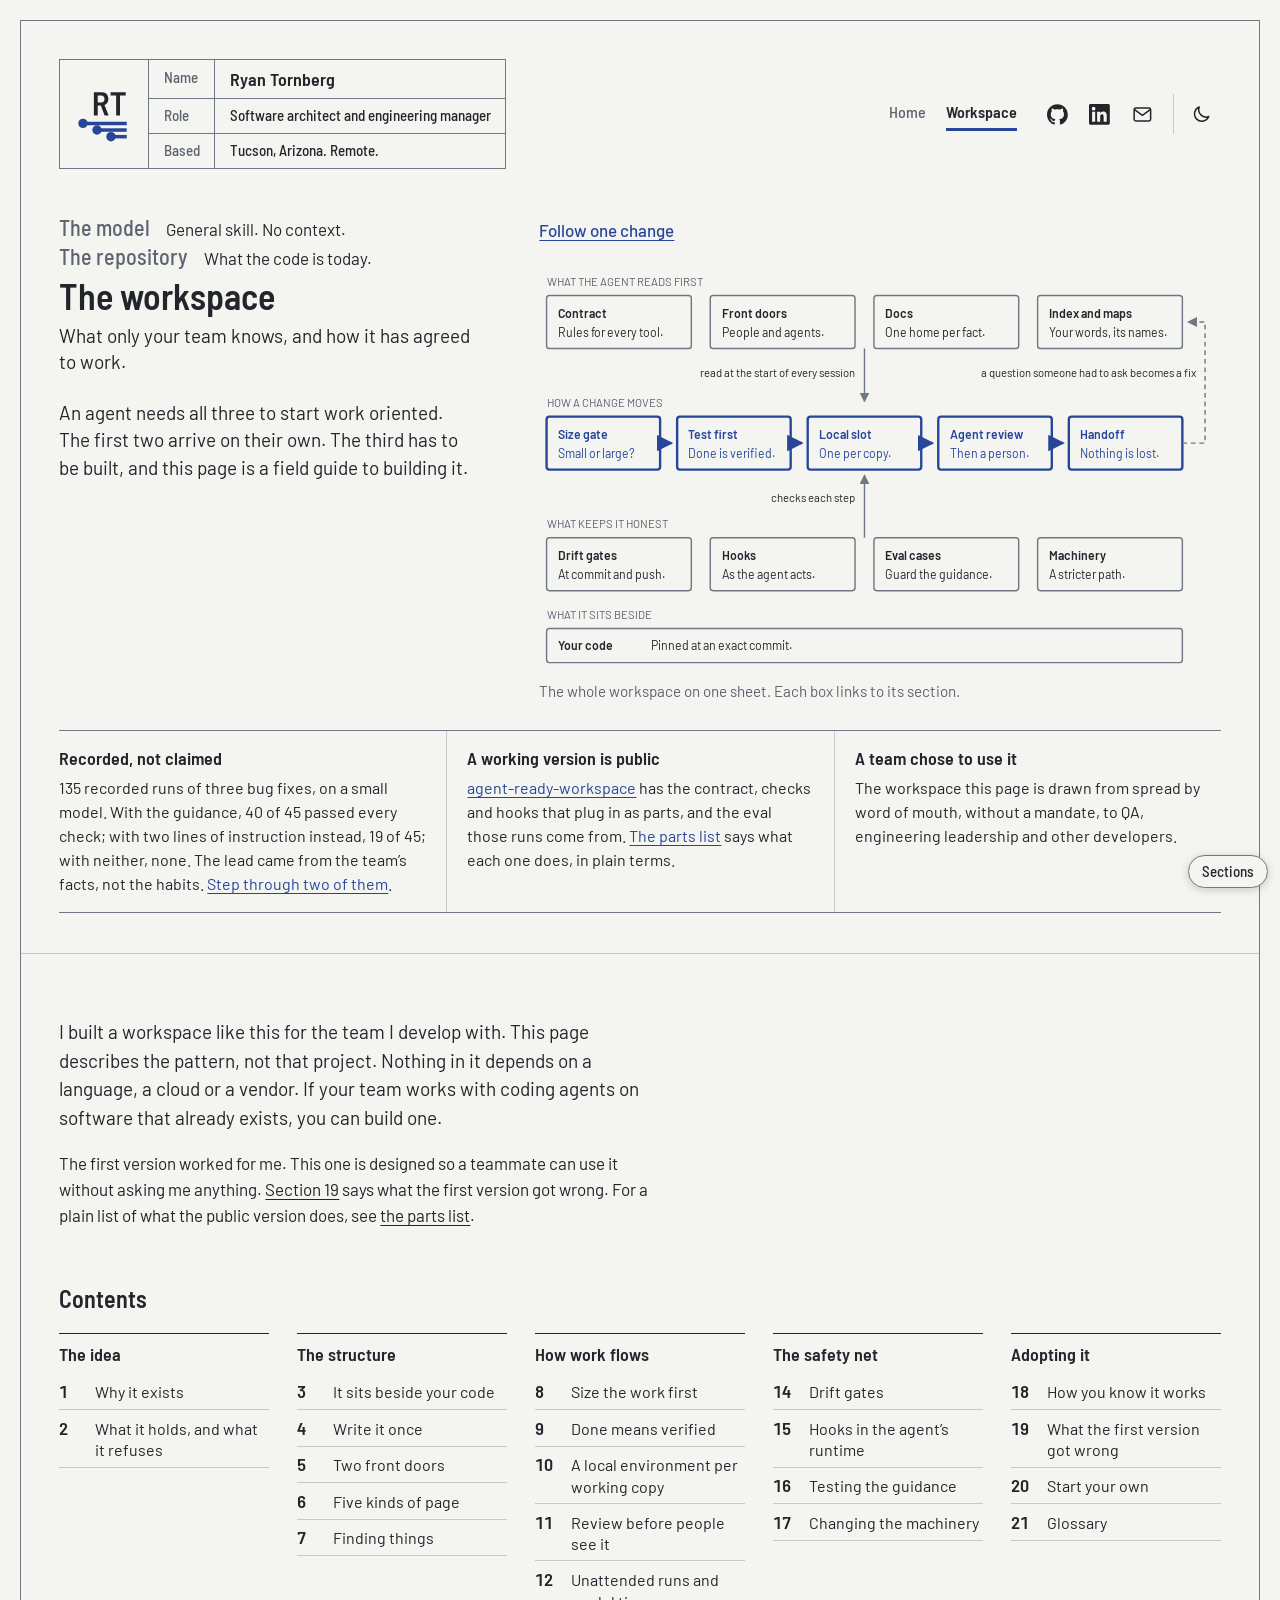
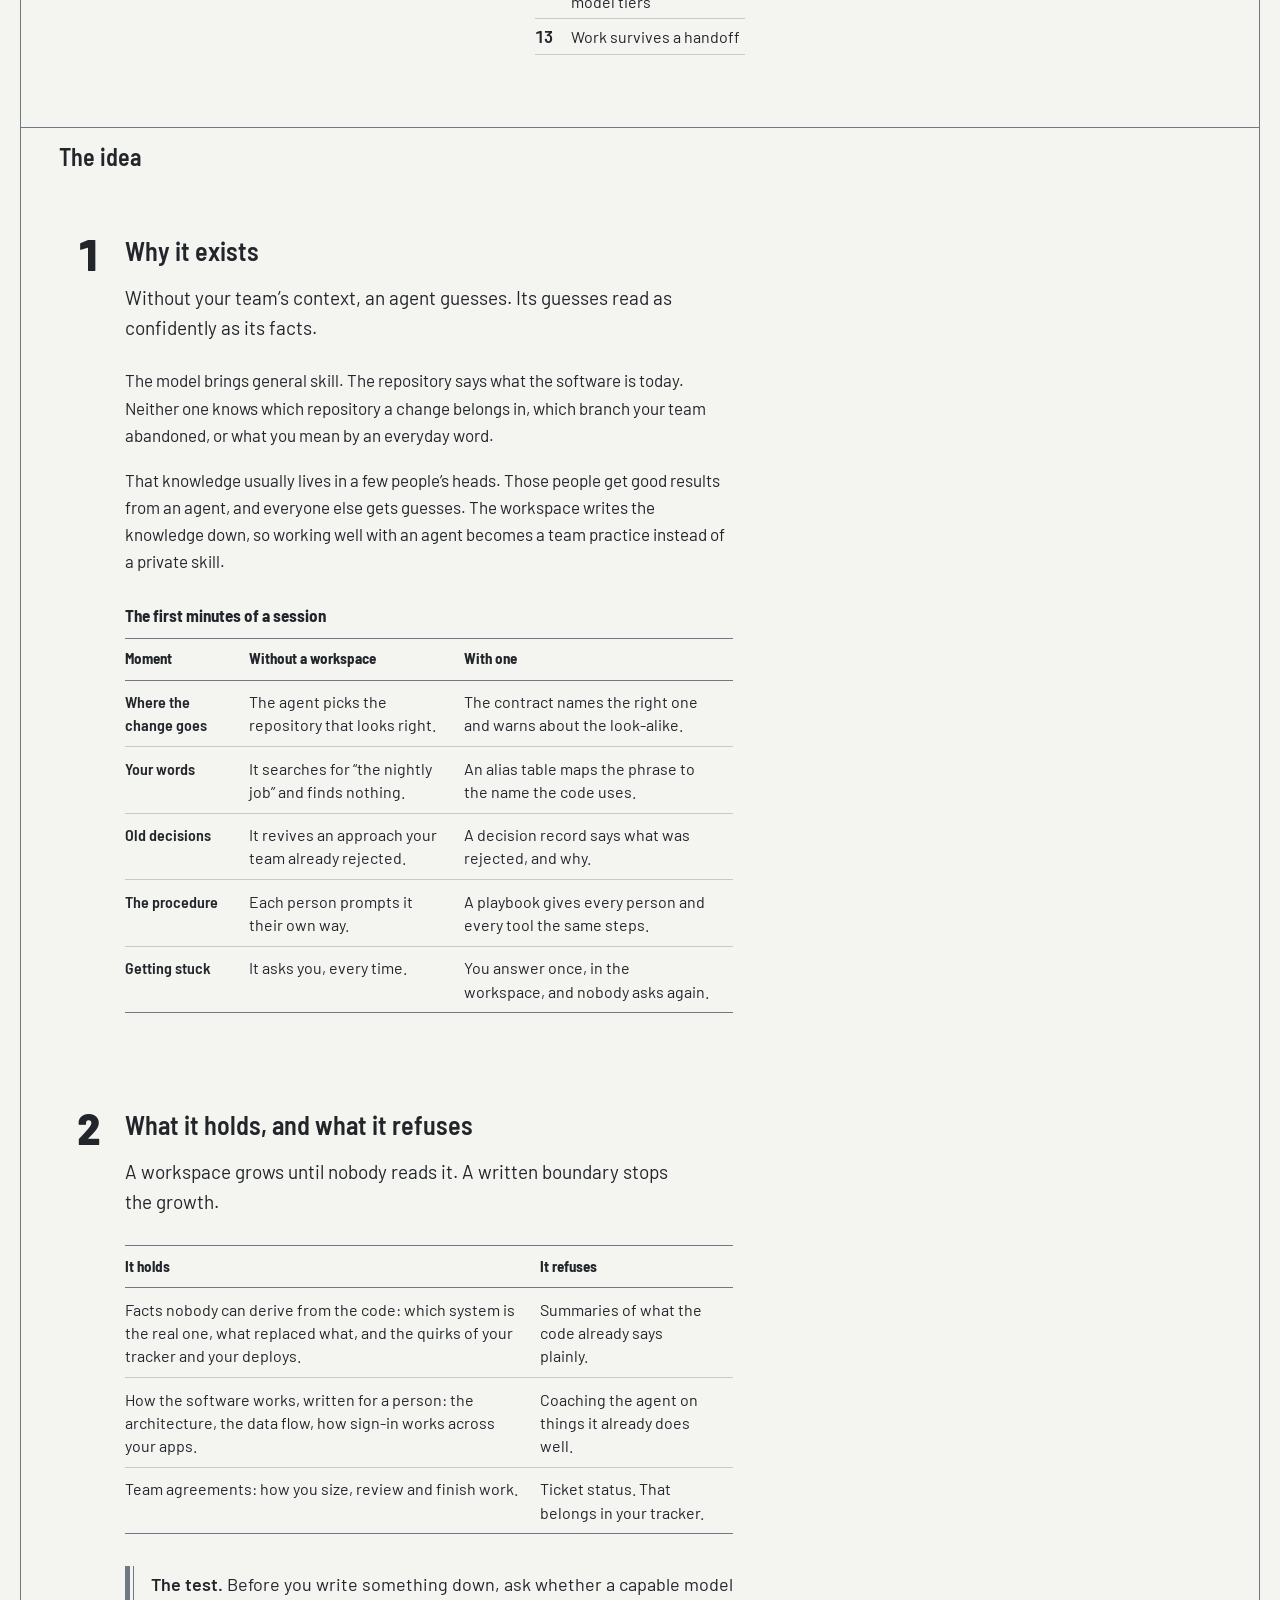
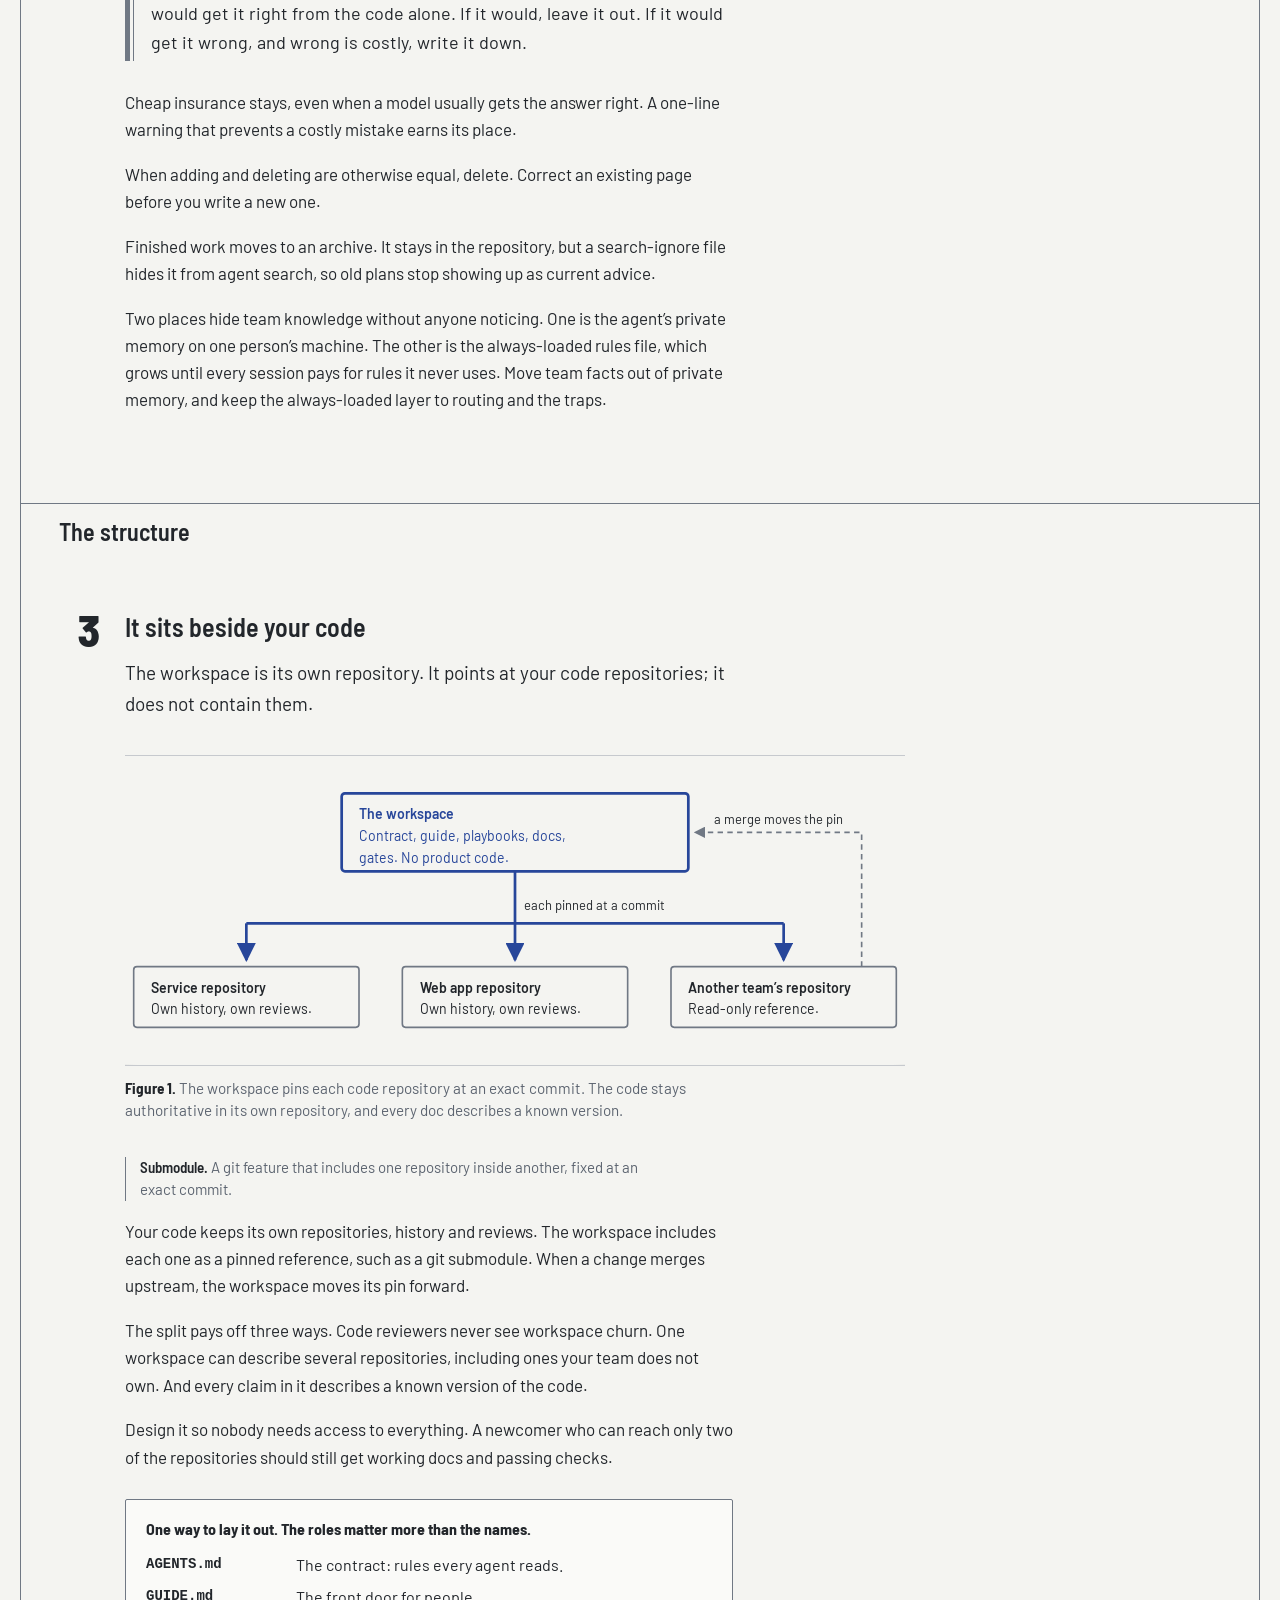
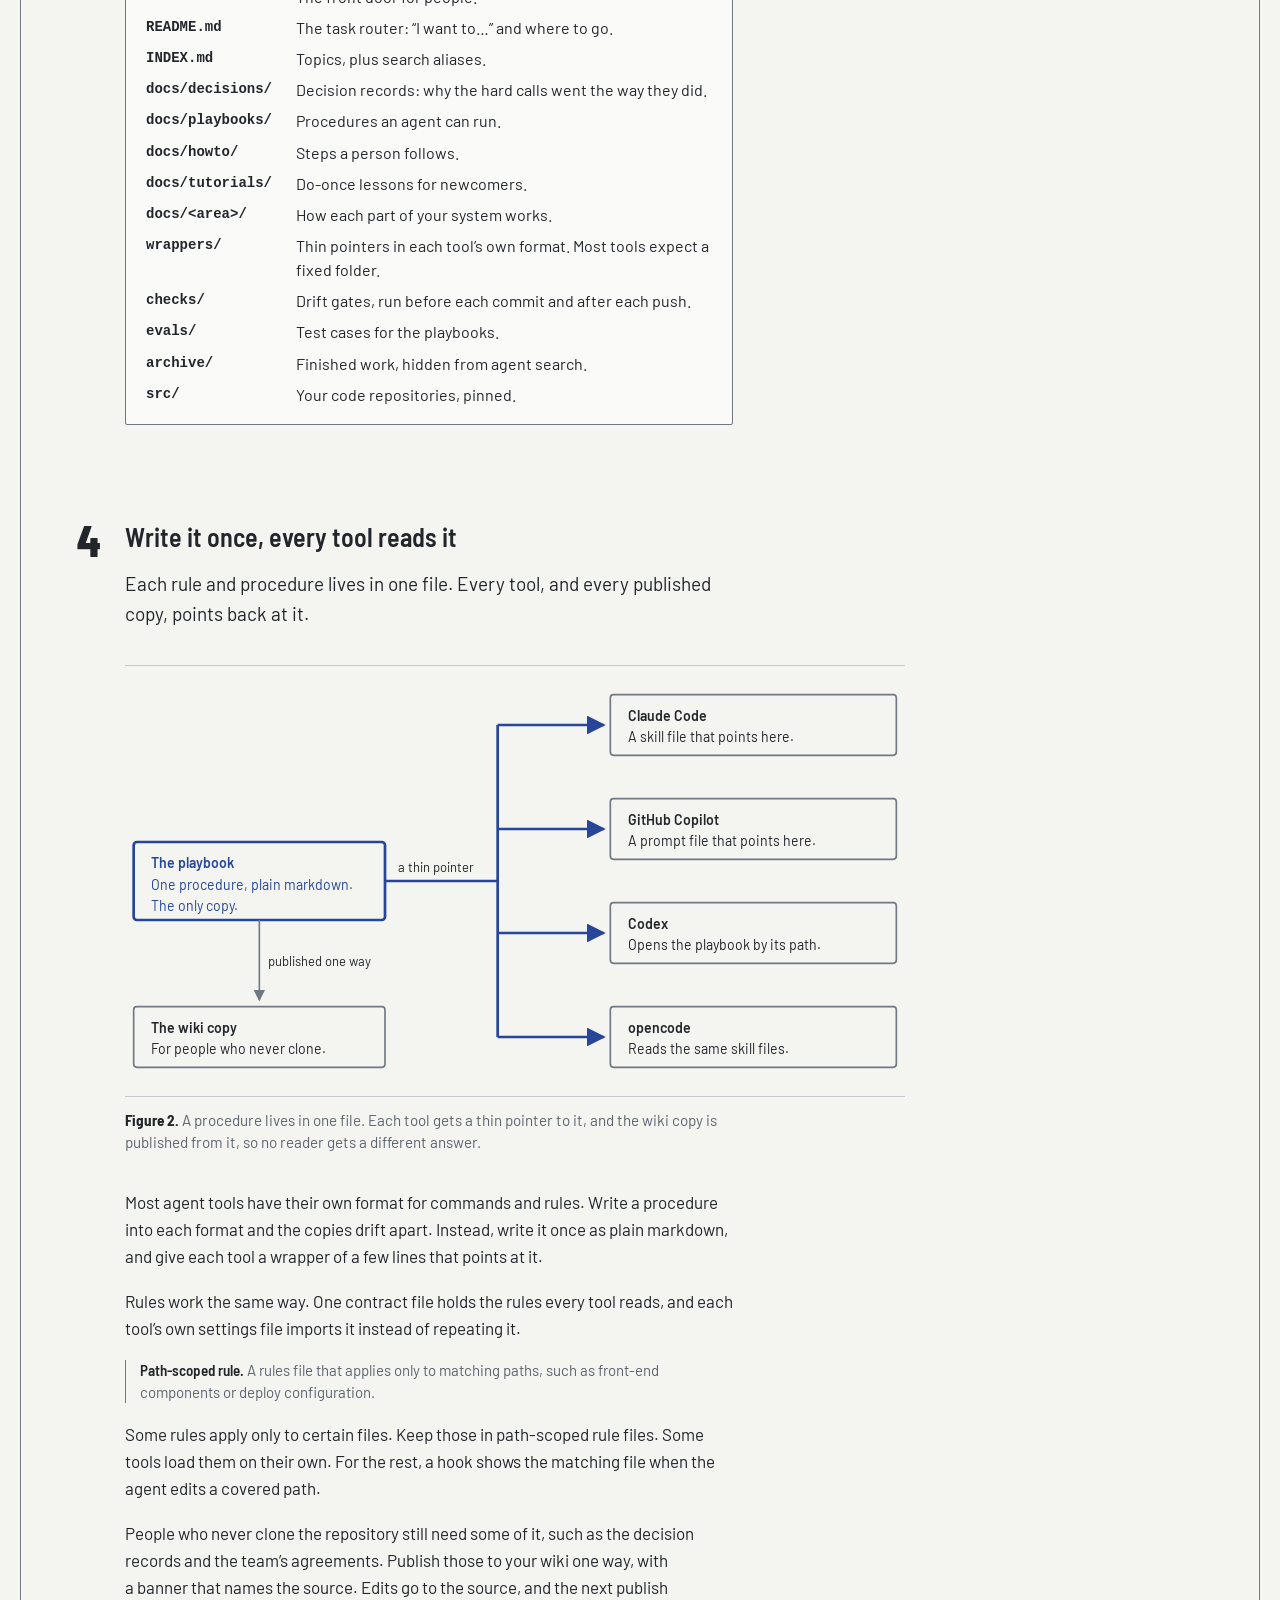
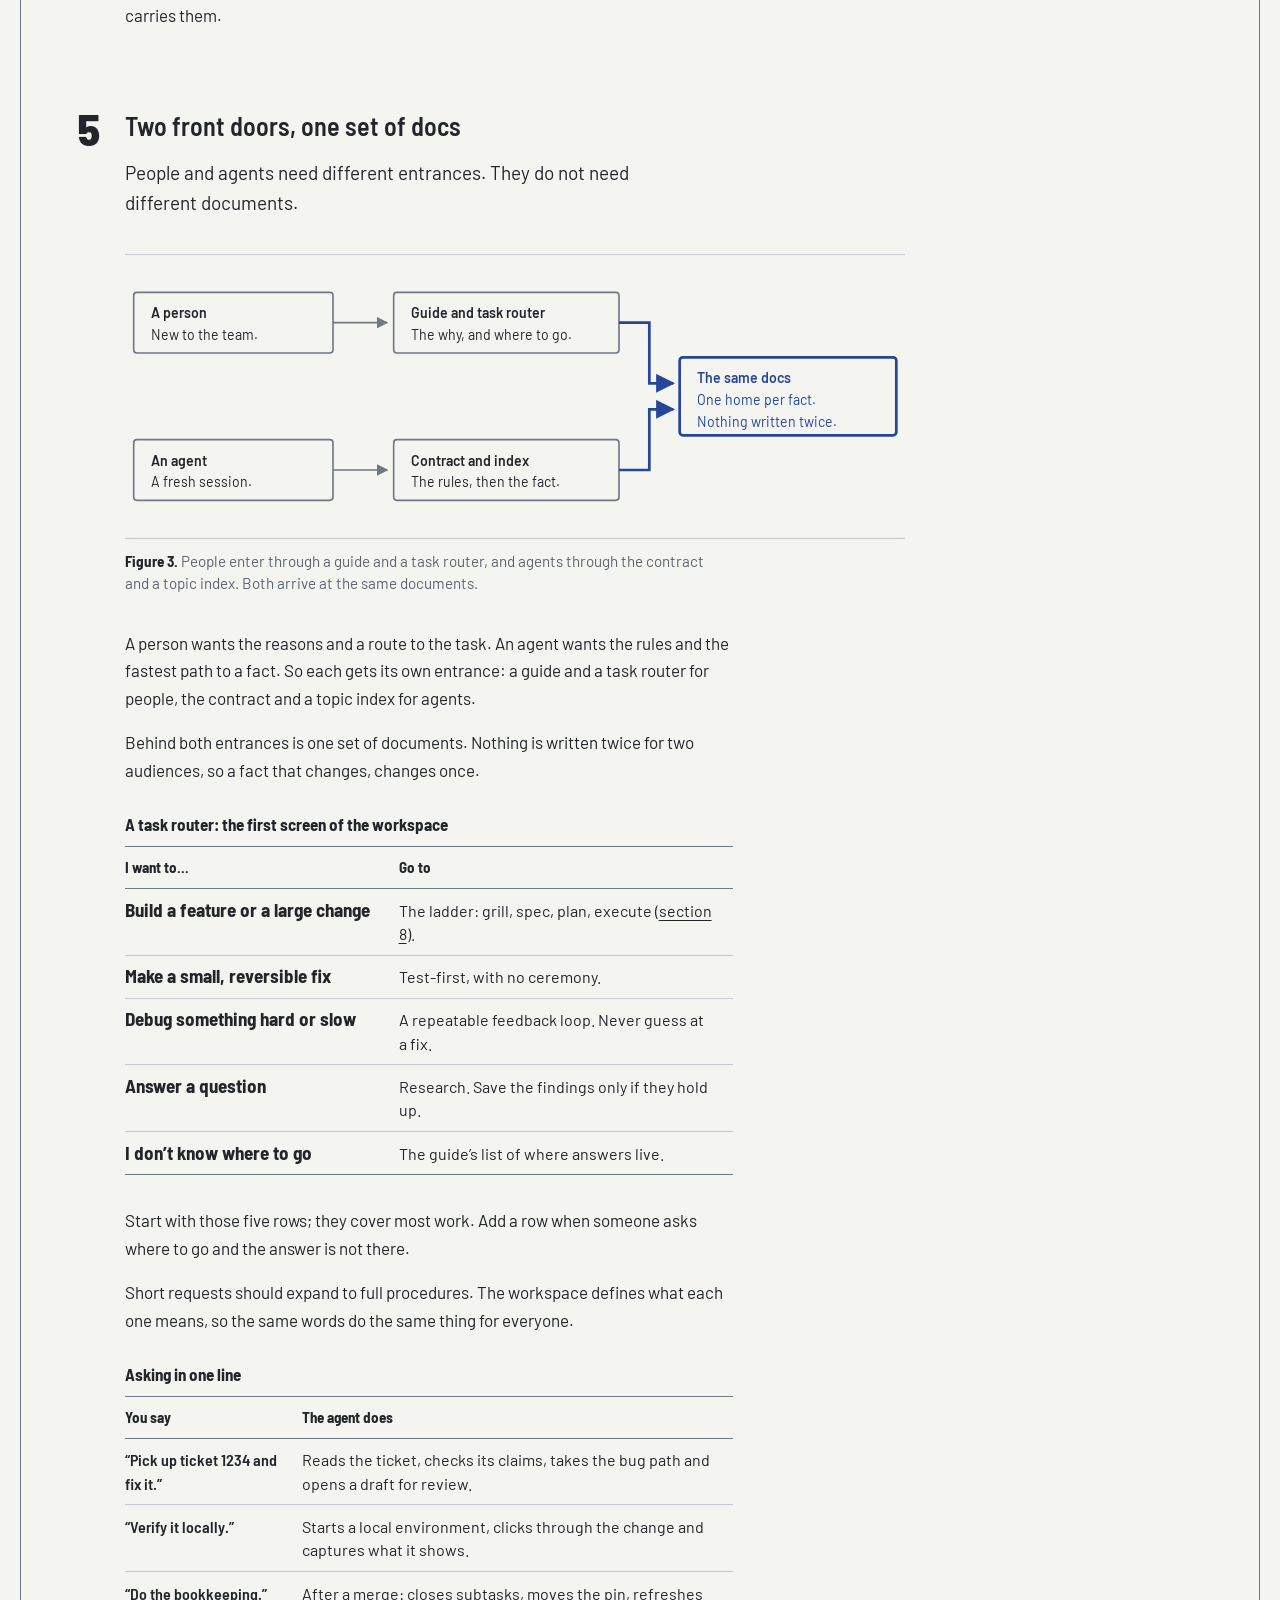
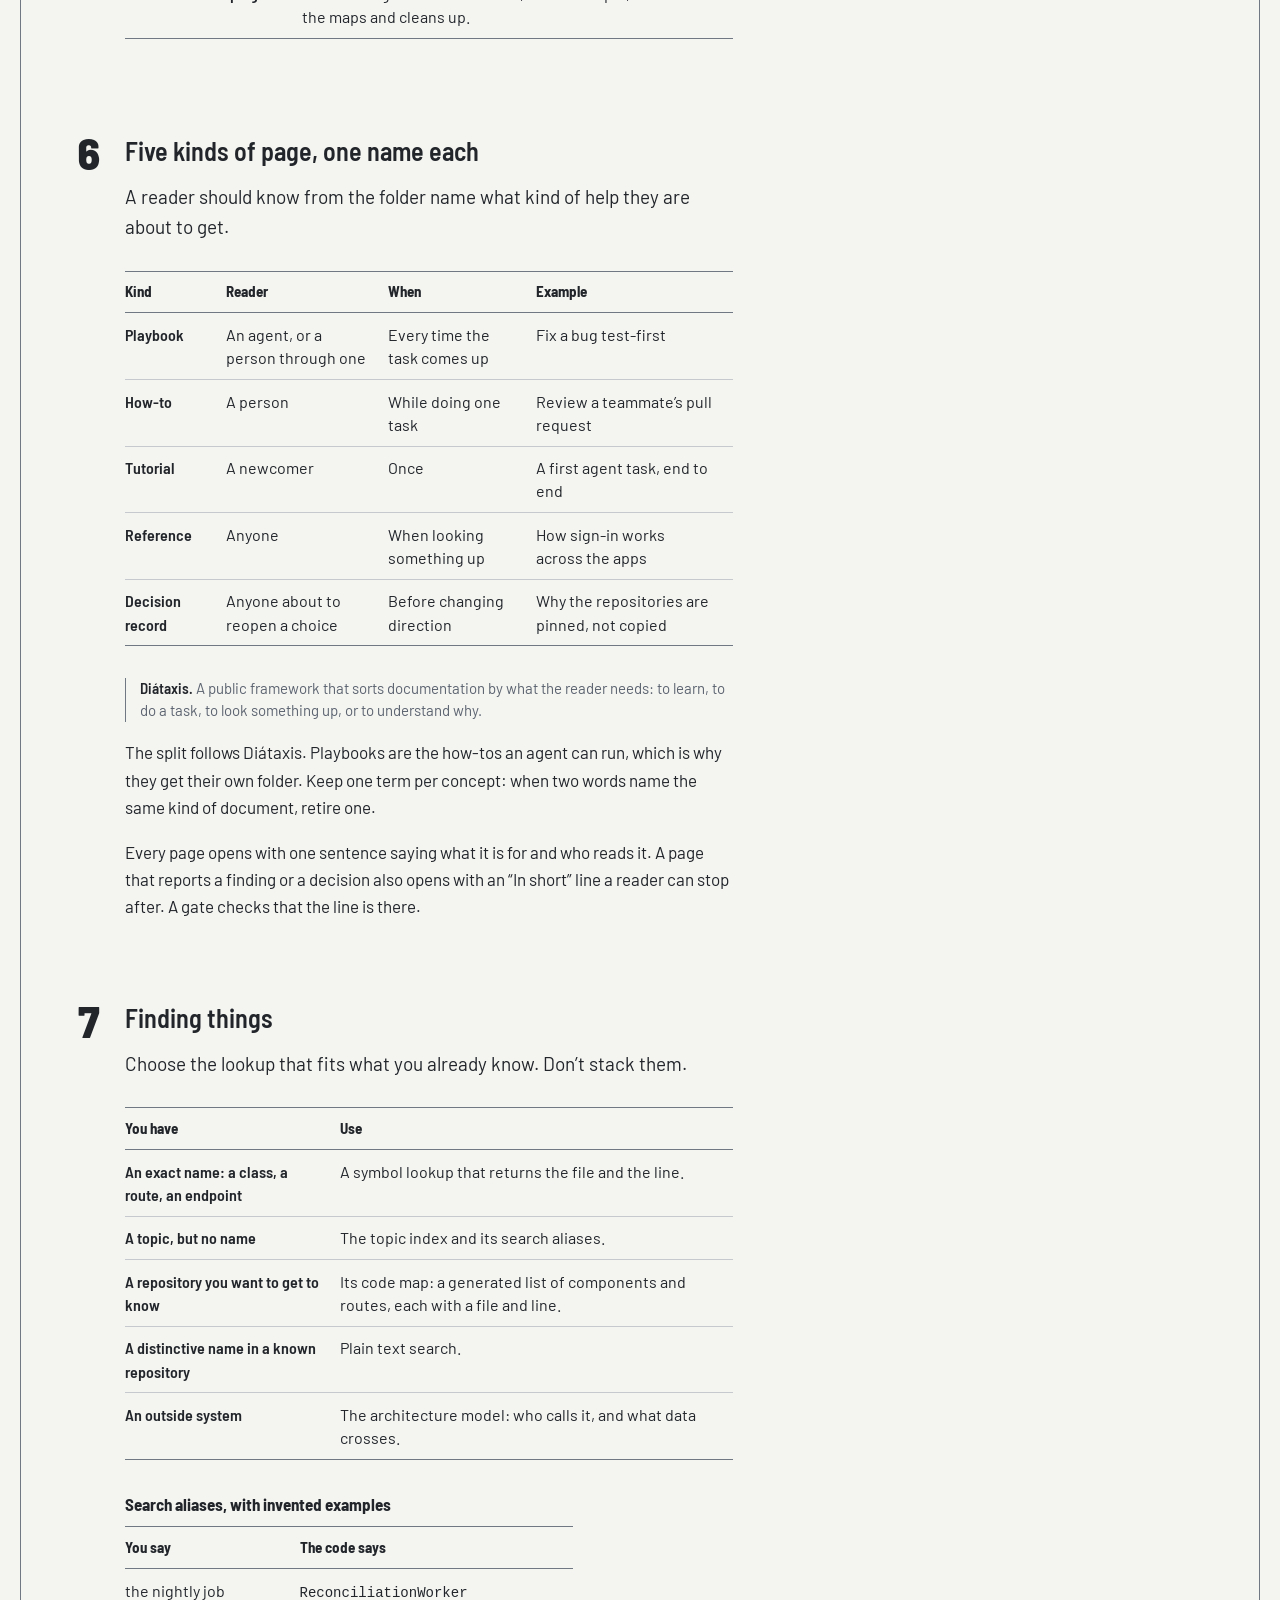
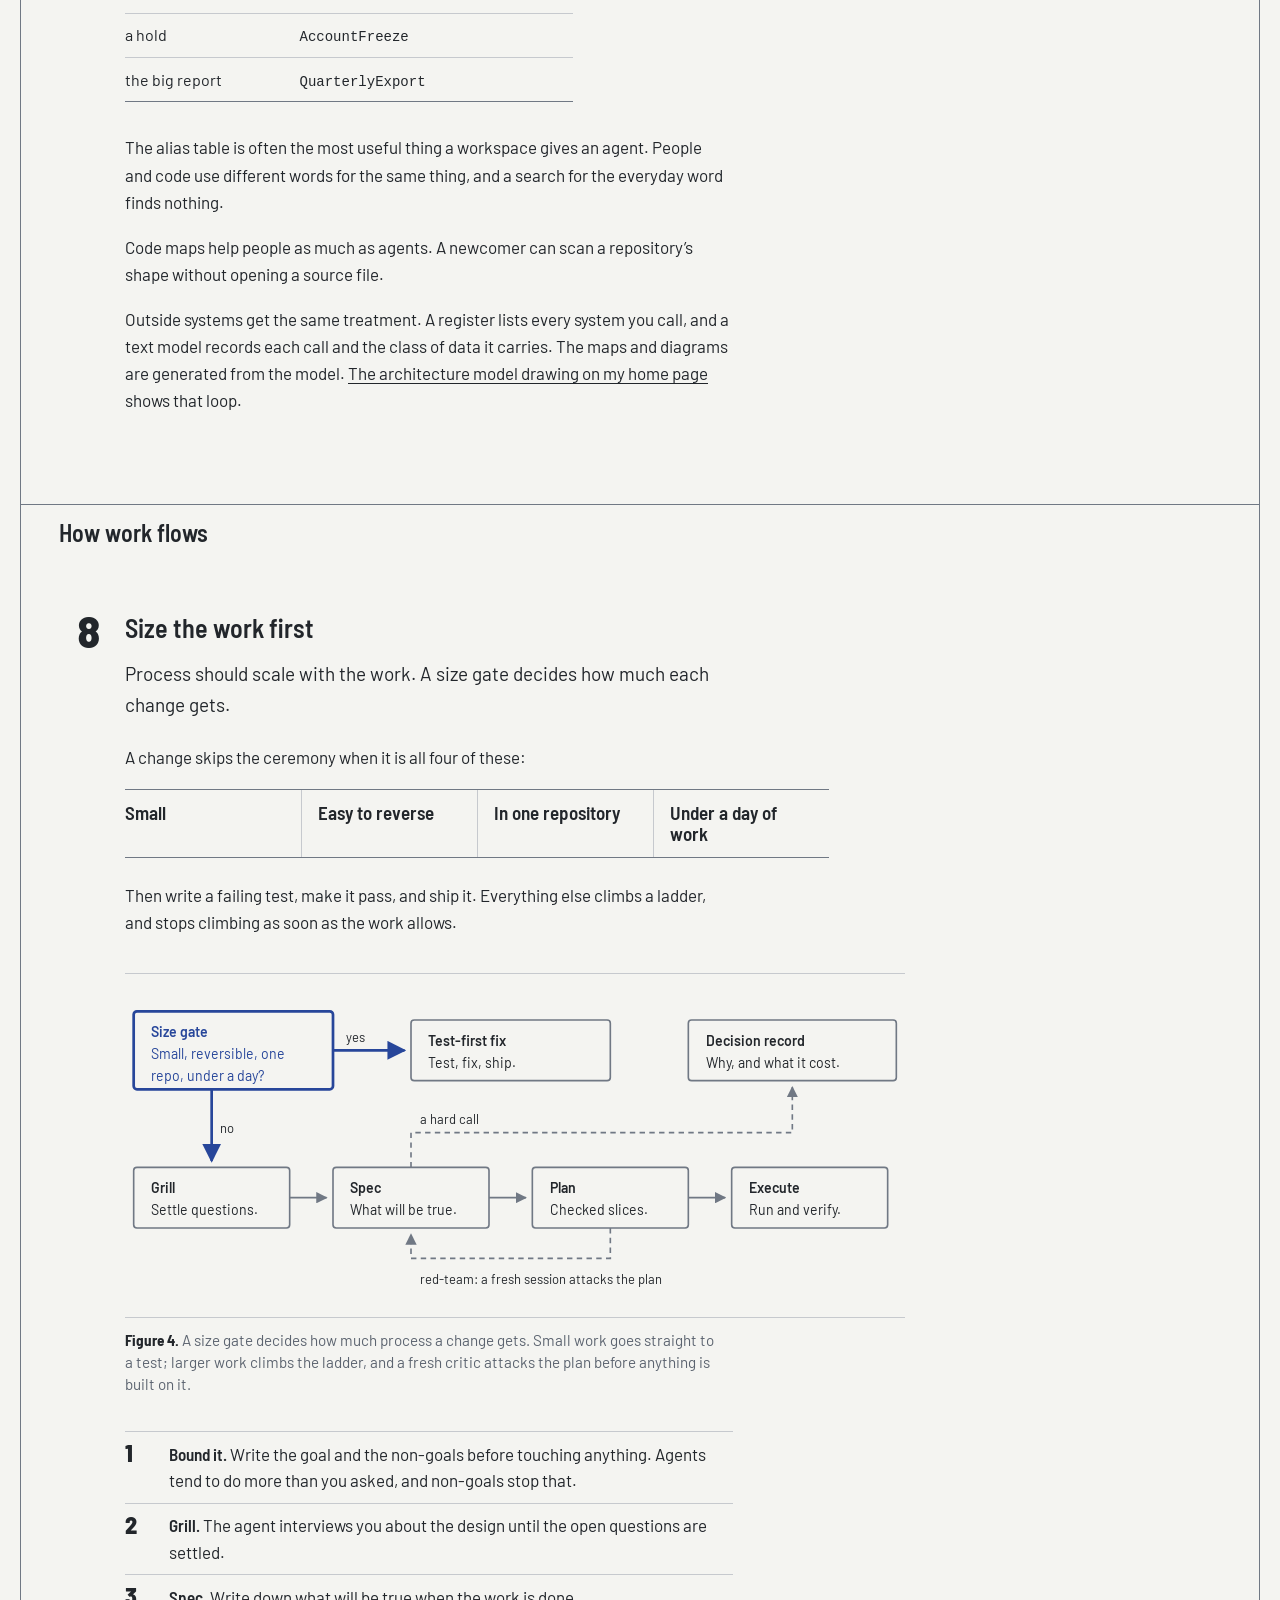
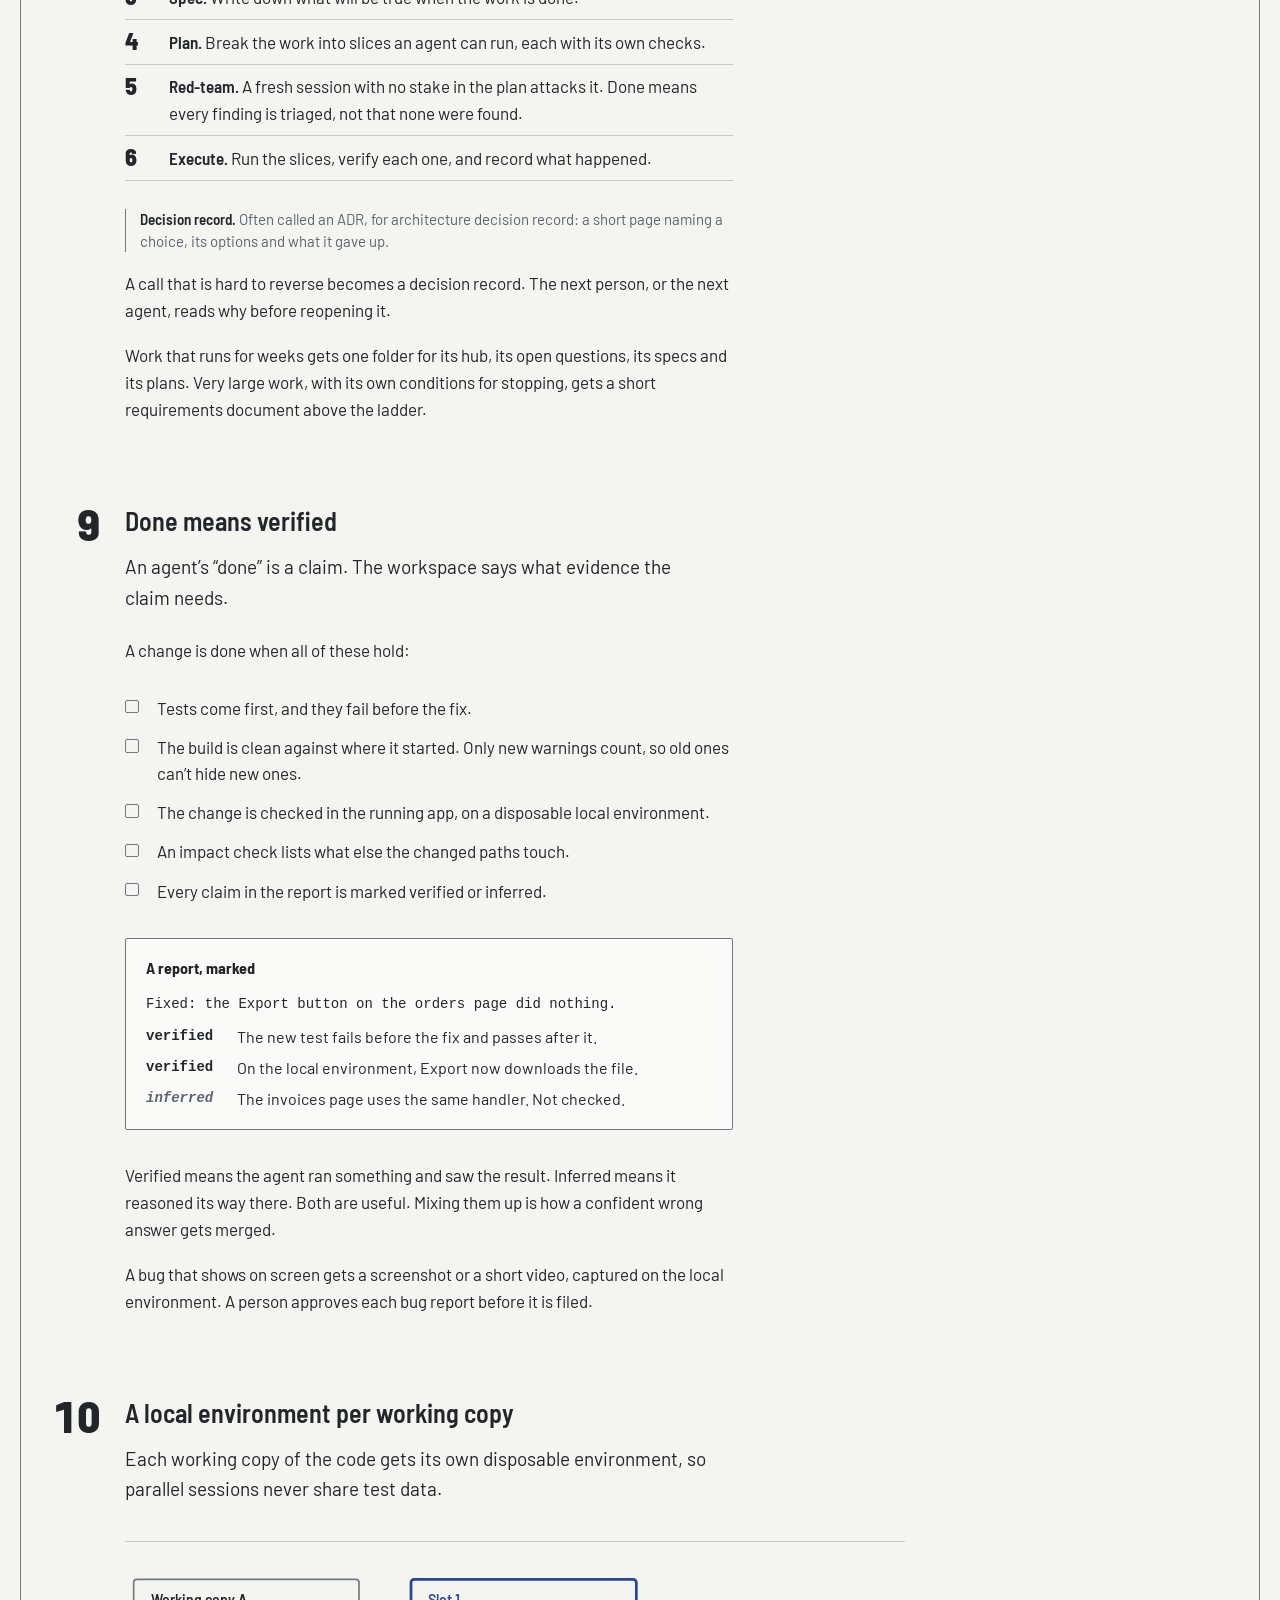
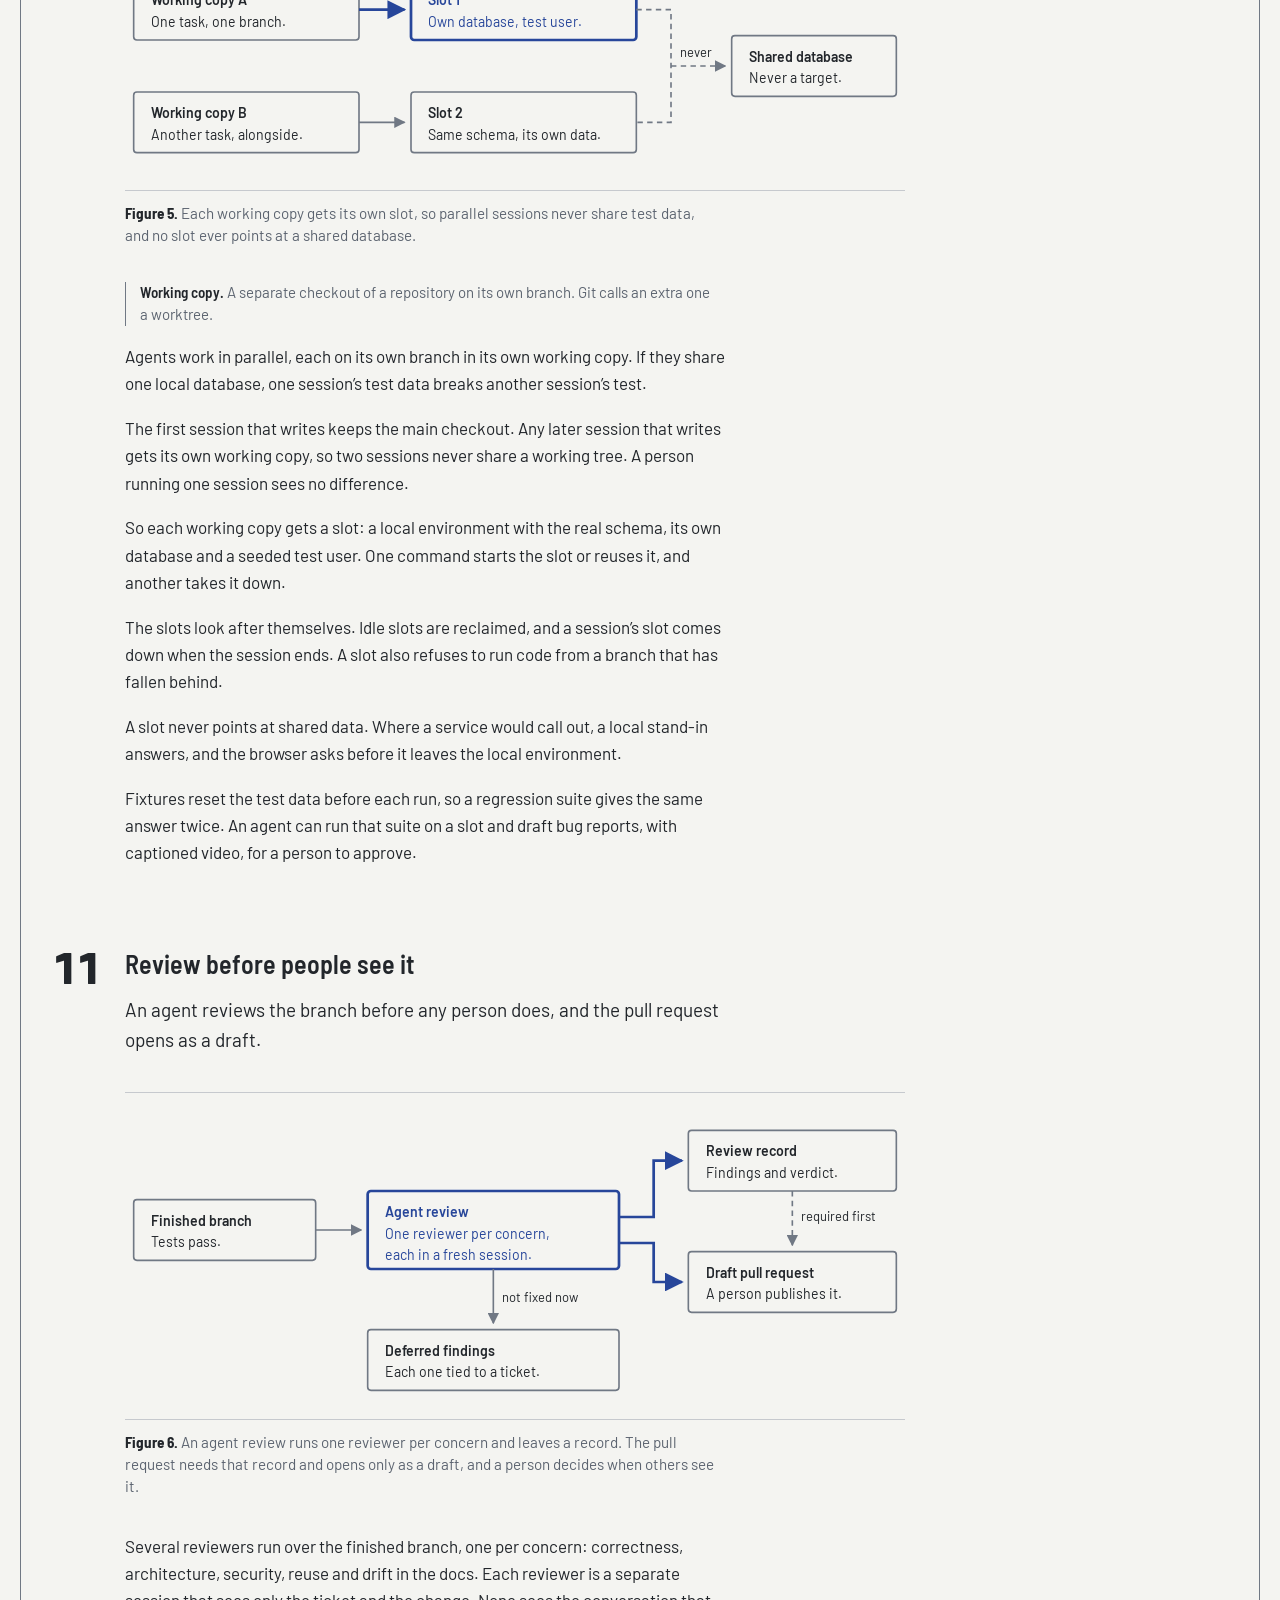
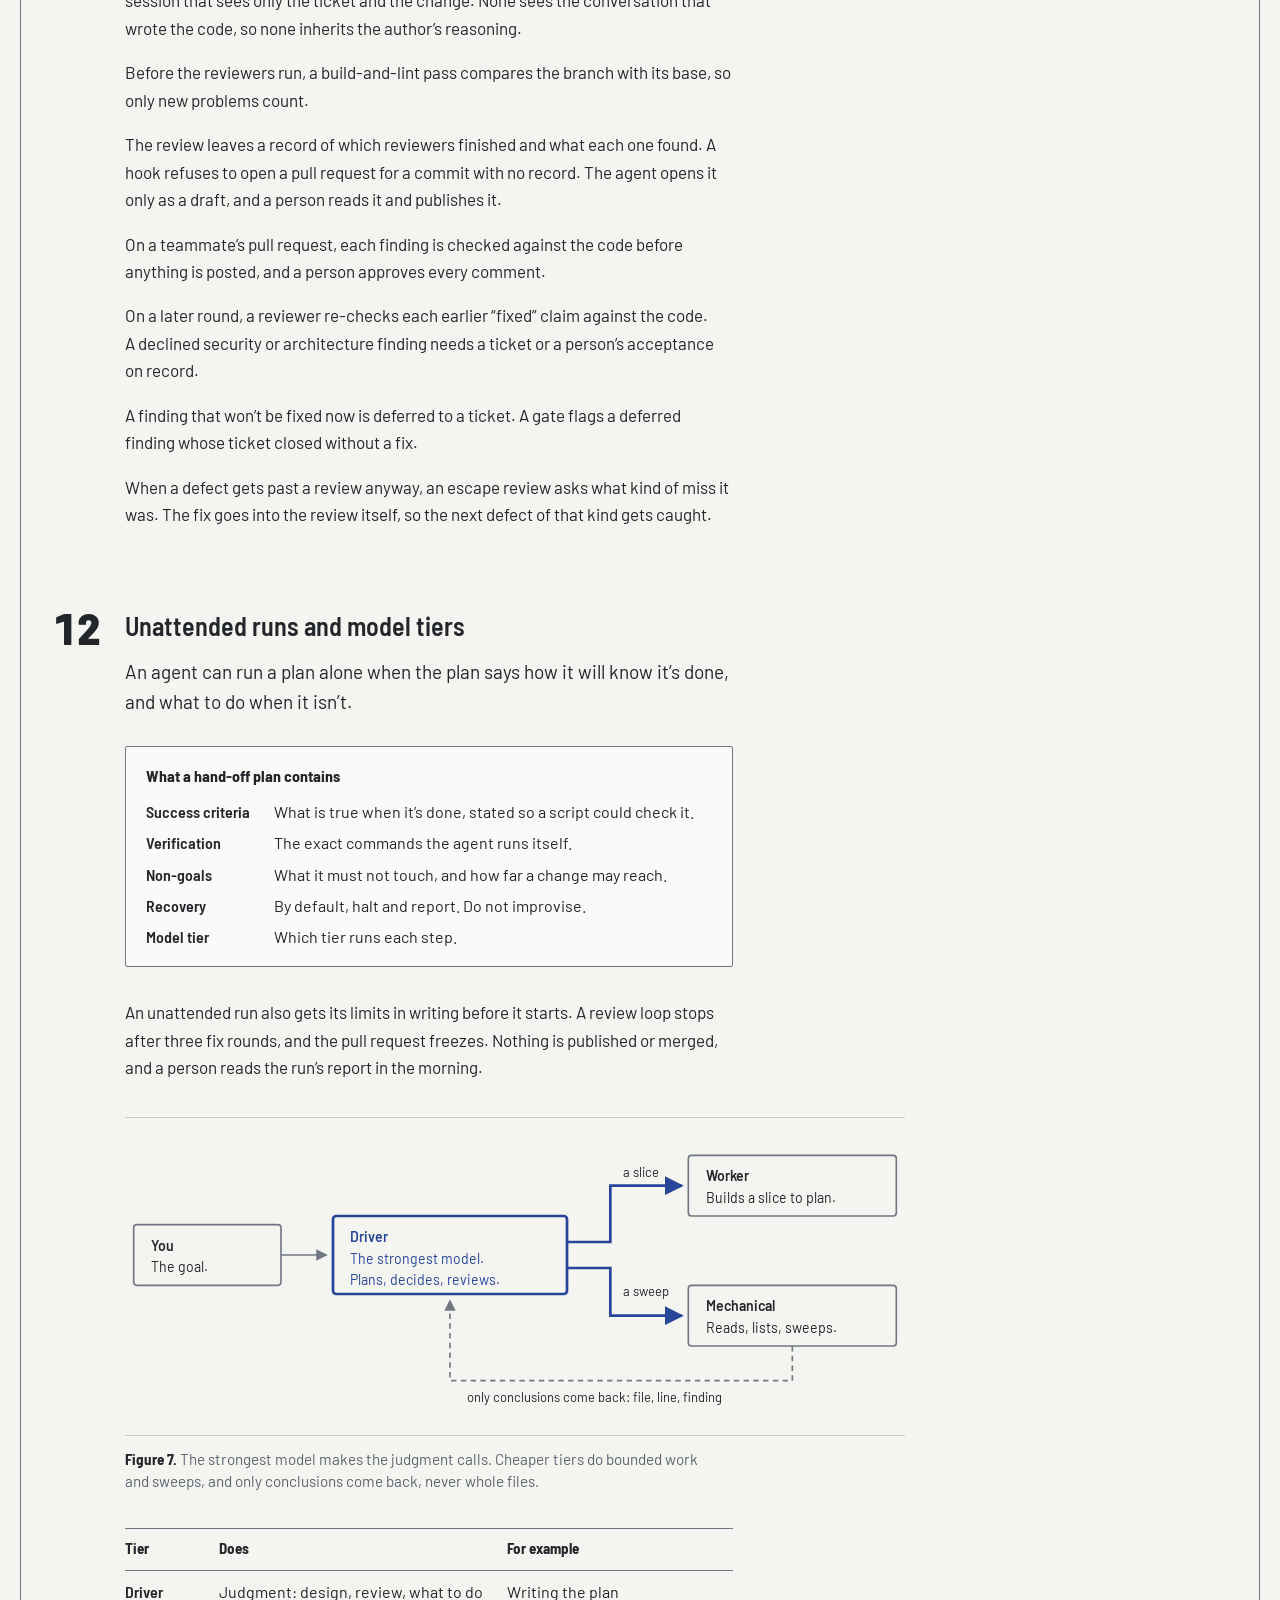
<file: workspace/index.html>
<!doctype html>
<html lang="en">
<head>
  <meta charset="utf-8">
  <meta name="viewport" content="width=device-width, initial-scale=1">
  <title>The agent workspace | Ryan Tornberg</title>
  <meta name="description" content="A field guide to the agent workspace: a repository beside your code that holds what neither the code nor the model knows. With diagrams, a recorded run and a public working version.">
  <meta property="og:title" content="The agent workspace">
  <meta property="og:description" content="A repository beside your code that holds what neither the code nor the model knows: what it holds, how work flows through it, and how to build one.">
  <meta property="og:type" content="article">
  <meta property="og:url" content="https://ryantornberg.com/workspace/">
  <meta property="og:image" content="https://ryantornberg.com/workspace/og.png?v=2">
  <meta property="og:image:width" content="1200">
  <meta property="og:image:height" content="630">
  <meta property="og:image:alt" content="The agent workspace. A field guide by Ryan Tornberg.">
  <meta name="twitter:card" content="summary_large_image">
  <link rel="icon" href="../favicon.svg?v=2" type="image/svg+xml">
  <link rel="preconnect" href="https://fonts.googleapis.com">
  <link rel="preconnect" href="https://fonts.gstatic.com" crossorigin>
  <link rel="stylesheet" href="https://fonts.googleapis.com/css2?family=Barlow:wght@400;500;600&family=Barlow+Semi+Condensed:wght@500;600&display=swap">
  <link rel="stylesheet" href="../styles.css?v=20261124c">
  <link rel="stylesheet" href="../header.css?v=20261114w">
  <script>try{var t=localStorage.getItem("theme");if(t)document.documentElement.dataset.theme=t}catch(e){}</script>
  <script src="../theme.js?v=20261114w" defer></script>
  <script src="replay.js?v=20261124a" defer></script>
  <script src="rail.js?v=20261122c" defer></script>
</head>
<body class="ws">
  <svg width="0" height="0" style="position:absolute" aria-hidden="true" focusable="false"><defs>
          <marker id="arw" viewBox="0 0 10 10" refX="9" refY="5" markerWidth="7" markerHeight="7" orient="auto-start-reverse">
          <path d="M0,0 L10,5 L0,10 z" fill="currentColor"/>
          </marker>
          <marker id="arwb" viewBox="0 0 10 10" refX="9" refY="5" markerWidth="7" markerHeight="7" orient="auto-start-reverse">
          <path d="M0,0 L10,5 L0,10 z" fill="var(--link)"/>
          </marker>
          </defs></svg>
  <div class="wrap">
    <header class="top">
      <div class="id"><svg class="mark" viewBox="0 0 32 32" aria-hidden="true"><path fill="currentColor" d="M16.29 16.81 14.24 11.36Q14.2 11.28 14.14 11.28H12.51Q12.41 11.28 12.41 11.38V16.77Q12.41 16.87 12.35 16.93Q12.28 17 12.19 17H10.44Q10.34 17 10.28 16.93Q10.21 16.87 10.21 16.77V3.93Q10.21 3.83 10.28 3.77Q10.34 3.7 10.44 3.7H14.83Q15.91 3.7 16.75 4.18Q17.58 4.67 18.04 5.55Q18.49 6.44 18.49 7.58Q18.49 8.81 17.92 9.72Q17.35 10.63 16.37 11.02Q16.27 11.05 16.31 11.15L18.55 16.73Q18.57 16.77 18.57 16.85Q18.57 17 18.38 17H16.55Q16.35 17 16.29 16.81ZM12.41 5.7V9.48Q12.41 9.57 12.51 9.57H14.5Q15.3 9.57 15.8 9.03Q16.29 8.49 16.29 7.6Q16.29 6.68 15.8 6.14Q15.3 5.6 14.5 5.6H12.51Q12.41 5.6 12.41 5.7ZM28.41 3.93V5.39Q28.41 5.49 28.34 5.55Q28.28 5.62 28.18 5.62H25.24Q25.14 5.62 25.14 5.71V16.77Q25.14 16.87 25.08 16.93Q25.01 17 24.91 17H23.17Q23.07 17 23.01 16.93Q22.94 16.87 22.94 16.77V5.71Q22.94 5.62 22.84 5.62H20.01Q19.92 5.62 19.85 5.55Q19.79 5.49 19.79 5.39V3.93Q19.79 3.83 19.85 3.77Q19.92 3.7 20.01 3.7H28.18Q28.28 3.7 28.34 3.77Q28.41 3.83 28.41 3.93Z"/><g stroke="var(--link)" fill="var(--link)" stroke-width="2"><path d="M4 21.5H29"/><circle cx="4" cy="21.5" r="1.7"/><path d="M12 25.3H29"/><circle cx="12" cy="25.3" r="1.7"/><path d="M20 29.1H29"/><circle cx="20" cy="29.1" r="1.7"/></g></svg><dl class="block">
        <dt>Name</dt><dd class="nm"><a href="../">Ryan Tornberg</a></dd>
        <dt>Role</dt><dd>Software architect and engineering manager</dd>
        <dt>Based</dt><dd>Tucson, Arizona. Remote.</dd>
      </dl></div>
      <nav aria-label="Site">
        <a class="word" href="../">Home</a>
        <a class="word" href="./" aria-current="page">Workspace</a>
        <a class="ico" href="https://github.com/ryantornberg" aria-label="GitHub" title="GitHub"><svg viewBox="0 0 24 24" aria-hidden="true" fill="currentColor"><path d="M12 .297c-6.63 0-12 5.373-12 12 0 5.303 3.438 9.8 8.205 11.385.6.113.82-.258.82-.577 0-.285-.01-1.04-.015-2.04-3.338.724-4.042-1.61-4.042-1.61C4.422 18.07 3.633 17.7 3.633 17.7c-1.087-.744.084-.729.084-.729 1.205.084 1.838 1.236 1.838 1.236 1.07 1.835 2.809 1.305 3.495.998.108-.776.417-1.305.76-1.605-2.665-.3-5.466-1.332-5.466-5.93 0-1.31.465-2.38 1.235-3.22-.135-.303-.54-1.523.105-3.176 0 0 1.005-.322 3.3 1.23.96-.267 1.98-.399 3-.405 1.02.006 2.04.138 3 .405 2.28-1.552 3.285-1.23 3.285-1.23.645 1.653.24 2.873.12 3.176.765.84 1.23 1.91 1.23 3.22 0 4.61-2.805 5.625-5.475 5.92.42.36.81 1.096.81 2.22 0 1.606-.015 2.896-.015 3.286 0 .315.21.69.825.57C20.565 22.092 24 17.592 24 12.297c0-6.627-5.373-12-12-12"/></svg></a>
        <a class="ico" href="https://www.linkedin.com/in/rtornberg/" aria-label="LinkedIn" title="LinkedIn"><svg viewBox="0 0 24 24" aria-hidden="true" fill="currentColor"><path d="M20.447 20.452h-3.554v-5.569c0-1.328-.027-3.037-1.852-3.037-1.853 0-2.136 1.445-2.136 2.939v5.667H9.351V9h3.414v1.561h.046c.477-.9 1.637-1.85 3.37-1.85 3.601 0 4.267 2.37 4.267 5.455v6.286zM5.337 7.433c-1.144 0-2.063-.926-2.063-2.065 0-1.138.92-2.063 2.063-2.063 1.14 0 2.064.925 2.064 2.063 0 1.139-.925 2.065-2.064 2.065zm1.782 13.019H3.555V9h3.564v11.452zM22.225 0H1.771C.792 0 0 .774 0 1.729v20.542C0 23.227.792 24 1.771 24h20.451C23.2 24 24 23.227 24 22.271V1.729C24 .774 23.2 0 22.222 0h.003z"/></svg></a>
        <a class="ico" href="mailto:RyanTornberg@gmail.com" aria-label="Email" title="Email"><svg viewBox="0 0 24 24" aria-hidden="true" fill="none" stroke="currentColor" stroke-width="1.75" stroke-linecap="round" stroke-linejoin="round"><rect x="2.5" y="4.5" width="19" height="15" rx="2"/><path d="M3 6.5l9 6.5 9-6.5"/></svg></a>
        <button class="ico theme-toggle" type="button" data-theme-toggle aria-pressed="false" title="Light or dark"><svg class="moon" viewBox="0 0 24 24" aria-hidden="true" fill="none" stroke="currentColor" stroke-width="1.75" stroke-linecap="round" stroke-linejoin="round"><path d="M20.5 14.5A8.5 8.5 0 0 1 9.5 3.5a8.5 8.5 0 1 0 11 11z"/></svg><svg class="sun" viewBox="0 0 24 24" aria-hidden="true" fill="none" stroke="currentColor" stroke-width="1.75" stroke-linecap="round" stroke-linejoin="round"><circle cx="12" cy="12" r="4"/><path d="M12 2.5v2M12 19.5v2M2.5 12h2M19.5 12h2M5.3 5.3l1.4 1.4M17.3 17.3l1.4 1.4M5.3 18.7l1.4-1.4M17.3 6.7l1.4-1.4"/></svg></button>
      </nav>
    </header>
  </div>
  <a class="to-contents" href="#contents">Contents</a>
  <nav class="rail" aria-label="On this page"></nav>
  <div class="cover" role="region" aria-label="Overview">
    <div class="wrap">
      <div class="cover-grid"><div class="cover-text"><div class="trio">
        <p class="arrives"><span class="who">The model</span> <span class="brings">General skill. No context.</span></p>
        <p class="arrives"><span class="who">The repository</span> <span class="brings">What the code is today.</span></p>
        <h1>The workspace</h1>
        <p class="brings last">What only your team knows, and how it has agreed to work.</p>
      </div>

      <p class="lede">An agent needs all three to start work oriented. The first two arrive on their own. The third has to be built, and this page is a field guide to building it.</p></div>
<div class="overview" data-replay data-step-names="What the agent reads first|Size gate|Test first|Local slot|Agent review|Handoff|What keeps it honest|A question someone had to ask becomes a fix">
<p class="replay-controls" hidden><button type="button" data-replay-mode data-label-off="Follow one change" data-label-on="Show the whole sheet">Follow one change</button> <button type="button" data-replay-back>Back</button> <button type="button" data-replay-next>Next</button> <span data-replay-status aria-live="polite"></span></p>
<div class="plate has-tall"><svg class="fig-wide" viewBox="0 0 720 424" role="group" aria-label="The workspace on one sheet. An agent reads the contract, the front doors, the docs and the index at the start of every session. A change then moves through a size gate, a test, a local slot, an agent review and a handoff. Drift gates, hooks, eval cases and a stricter path for the machinery check each step. Every question someone had to ask becomes a fix to what the agent reads. The workspace sits beside the code repositories, each pinned at an exact commit.">
<g font-size="13" fill="currentColor">
<text x="8" y="18" font-size="12" fill="var(--muted)" data-n="1">WHAT THE AGENT READS FIRST</text>
<text x="8" y="146" font-size="12" fill="var(--muted)">HOW A CHANGE MOVES</text>
<text x="8" y="274" font-size="12" fill="var(--muted)" data-n="7">WHAT KEEPS IT HONEST</text>
<a href="#s4" data-row="reads" data-n="1 8"><rect x="8" y="28" width="153" height="56" rx="3" fill="none" stroke="currentColor" stroke-width="1.5"/><text x="20" y="52" font-weight="600">Contract</text><text x="20" y="72">Rules for every tool.</text></a><a href="#s5" data-row="reads" data-n="1 8"><rect x="181" y="28" width="153" height="56" rx="3" fill="none" stroke="currentColor" stroke-width="1.5"/><text x="193" y="52" font-weight="600">Front doors</text><text x="193" y="72">People and agents.</text></a><a href="#s6" data-row="reads" data-n="1 8"><rect x="354" y="28" width="153" height="56" rx="3" fill="none" stroke="currentColor" stroke-width="1.5"/><text x="366" y="52" font-weight="600">Docs</text><text x="366" y="72">One home per fact.</text></a><a href="#s7" data-row="reads" data-n="1 8"><rect x="527" y="28" width="153" height="56" rx="3" fill="none" stroke="currentColor" stroke-width="1.5"/><text x="539" y="52" font-weight="600">Index and maps</text><text x="539" y="72">Your words, its names.</text></a><a href="#s8" data-row="moves" data-n="2"><rect x="8" y="156" width="120" height="56" rx="3" fill="none" stroke="var(--link)" stroke-width="2.5"/><text x="20" y="180" font-weight="600" fill="var(--link)">Size gate</text><text x="20" y="200" fill="var(--link)">Small or large?</text></a><a href="#s9" data-row="moves" data-n="3"><rect x="146" y="156" width="120" height="56" rx="3" fill="none" stroke="var(--link)" stroke-width="2.5"/><text x="158" y="180" font-weight="600" fill="var(--link)">Test first</text><text x="158" y="200" fill="var(--link)">Done is verified.</text></a><a href="#s10" data-row="moves" data-n="4"><rect x="284" y="156" width="120" height="56" rx="3" fill="none" stroke="var(--link)" stroke-width="2.5"/><text x="296" y="180" font-weight="600" fill="var(--link)">Local slot</text><text x="296" y="200" fill="var(--link)">One per copy.</text></a><a href="#s11" data-row="moves" data-n="5"><rect x="422" y="156" width="120" height="56" rx="3" fill="none" stroke="var(--link)" stroke-width="2.5"/><text x="434" y="180" font-weight="600" fill="var(--link)">Agent review</text><text x="434" y="200" fill="var(--link)">Then a person.</text></a><a href="#s13" data-row="moves" data-n="6"><rect x="560" y="156" width="120" height="56" rx="3" fill="none" stroke="var(--link)" stroke-width="2.5"/><text x="572" y="180" font-weight="600" fill="var(--link)">Handoff</text><text x="572" y="200" fill="var(--link)">Nothing is lost.</text></a><a href="#s14" data-row="honest" data-n="7"><rect x="8" y="284" width="153" height="56" rx="3" fill="none" stroke="currentColor" stroke-width="1.5"/><text x="20" y="308" font-weight="600">Drift gates</text><text x="20" y="328">At commit and push.</text></a><a href="#s15" data-row="honest" data-n="7"><rect x="181" y="284" width="153" height="56" rx="3" fill="none" stroke="currentColor" stroke-width="1.5"/><text x="193" y="308" font-weight="600">Hooks</text><text x="193" y="328">As the agent acts.</text></a><a href="#s16" data-row="honest" data-n="7"><rect x="354" y="284" width="153" height="56" rx="3" fill="none" stroke="currentColor" stroke-width="1.5"/><text x="366" y="308" font-weight="600">Eval cases</text><text x="366" y="328">Guard the guidance.</text></a><a href="#s17" data-row="honest" data-n="7"><rect x="527" y="284" width="153" height="56" rx="3" fill="none" stroke="currentColor" stroke-width="1.5"/><text x="539" y="308" font-weight="600">Machinery</text><text x="539" y="328">A stricter path.</text></a>
<text x="8" y="370" font-size="12" fill="var(--muted)">WHAT IT SITS BESIDE</text>
<a href="#s3"><rect x="8" y="380" width="672" height="36" rx="3" fill="none" stroke="currentColor" stroke-width="1.5"/><text x="20" y="403" font-weight="600">Your code</text><text x="118" y="403">Pinned at an exact commit.</text></a>
<text x="334" y="114" font-size="12" text-anchor="end" data-edge="reads" data-n="1">read at the start of every session</text>
<text x="334" y="246" font-size="12" text-anchor="end" data-edge="honest" data-n="7">checks each step</text>
<a href="#s18" data-edge="loop" data-n="8"><text x="694" y="114" font-size="12" text-anchor="end">a question someone had to ask becomes a fix</text></a>
</g>
<g fill="none" stroke="currentColor" stroke-width="1.5">
<line data-edge="reads" data-n="1" x1="344" y1="84" x2="344" y2="140" marker-end="url(#arw)"/>
<line data-edge="honest" data-n="7" x1="344" y1="284" x2="344" y2="218" marker-end="url(#arw)"/>
<line data-edge="moves" data-n="3" x1="128" y1="184" x2="140" y2="184" stroke="var(--link)" stroke-width="2.5" marker-end="url(#arwb)"/><line data-edge="moves" data-n="4" x1="266" y1="184" x2="278" y2="184" stroke="var(--link)" stroke-width="2.5" marker-end="url(#arwb)"/><line data-edge="moves" data-n="5" x1="404" y1="184" x2="416" y2="184" stroke="var(--link)" stroke-width="2.5" marker-end="url(#arwb)"/><line data-edge="moves" data-n="6" x1="542" y1="184" x2="554" y2="184" stroke="var(--link)" stroke-width="2.5" marker-end="url(#arwb)"/>
<path data-edge="loop" data-n="8" d="M680 184 L704 184 L704 56 L686 56" marker-end="url(#arw)" stroke-dasharray="5 4"/>
</g>
</svg>
<!--tall--><svg class="fig-tall" viewBox="0 0 360 774" role="group" aria-label="The workspace on one sheet. An agent reads the contract, the front doors, the docs and the index at the start of every session. A change then moves through a size gate, a test, a local slot, an agent review and a handoff. Drift gates, hooks, eval cases and a stricter path for the machinery check each step. Every question someone had to ask becomes a fix to what the agent reads. The workspace sits beside the code repositories, each pinned at an exact commit.">
<g fill="none">
<path data-edge="reads" data-n="1" d="M20 146 L20 204" stroke="currentColor" stroke-width="1.5" marker-end="url(#arw)"/>
<path data-edge="moves" data-n="3" d="M166 266 L166 285" stroke="var(--link)" stroke-width="2.5" marker-end="url(#arwb)"/>
<path data-edge="moves" data-n="4" d="M166 324 L166 343" stroke="var(--link)" stroke-width="2.5" marker-end="url(#arwb)"/>
<path data-edge="moves" data-n="5" d="M166 382 L166 401" stroke="var(--link)" stroke-width="2.5" marker-end="url(#arwb)"/>
<path data-edge="moves" data-n="6" d="M166 440 L166 459" stroke="var(--link)" stroke-width="2.5" marker-end="url(#arwb)"/>
<path data-edge="loop" data-n="8" d="M324 480 L342 480 L342 148" stroke="currentColor" stroke-width="1.5" stroke-dasharray="5 4" marker-end="url(#arw)"/>
<path data-edge="honest" data-n="7" d="M20 540 L20 506" stroke="currentColor" stroke-width="1.5" marker-end="url(#arw)"/>
</g>
<g font-size="13" fill="currentColor">
<text x="8" y="14" font-size="12" fill="var(--muted)" data-n="1">WHAT THE AGENT READS FIRST</text>
<a href="#s4" data-row="reads" data-n="1 8"><rect x="8" y="22" width="164" height="56" rx="3" fill="none" stroke="currentColor" stroke-width="1.5"/><text x="20" y="46" font-weight="600">Contract</text><text x="20" y="66">Rules for every tool.</text></a>
<a href="#s5" data-row="reads" data-n="1 8"><rect x="188" y="22" width="164" height="56" rx="3" fill="none" stroke="currentColor" stroke-width="1.5"/><text x="200" y="46" font-weight="600">Front doors</text><text x="200" y="66">People and agents.</text></a>
<a href="#s6" data-row="reads" data-n="1 8"><rect x="8" y="86" width="164" height="56" rx="3" fill="none" stroke="currentColor" stroke-width="1.5"/><text x="20" y="110" font-weight="600">Docs</text><text x="20" y="130">One home per fact.</text></a>
<a href="#s7" data-row="reads" data-n="1 8"><rect x="188" y="86" width="164" height="56" rx="3" fill="none" stroke="currentColor" stroke-width="1.5"/><text x="200" y="110" font-weight="600">Index and maps</text><text x="200" y="130">Your words, its names.</text></a>
<text x="28" y="164" font-size="12" data-edge="reads" data-n="1">read at the start of every session</text>
<a href="#s18" data-edge="loop" data-n="8"><text x="332" y="184" font-size="12" text-anchor="end">a question someone had to ask</text><text x="332" y="199" font-size="12" text-anchor="end">becomes a fix</text></a>
<text x="8" y="222" font-size="12" fill="var(--muted)">HOW A CHANGE MOVES</text>
<a href="#s8" data-row="moves" data-n="2"><rect x="8" y="230" width="316" height="36" rx="3" fill="none" stroke="var(--link)" stroke-width="2.5"/><text x="20" y="253" font-weight="600" fill="var(--link)">Size gate</text><text x="118" y="253" fill="var(--link)">Small or large?</text></a>
<a href="#s9" data-row="moves" data-n="3"><rect x="8" y="288" width="316" height="36" rx="3" fill="none" stroke="var(--link)" stroke-width="2.5"/><text x="20" y="311" font-weight="600" fill="var(--link)">Test first</text><text x="118" y="311" fill="var(--link)">Done is verified.</text></a>
<a href="#s10" data-row="moves" data-n="4"><rect x="8" y="346" width="316" height="36" rx="3" fill="none" stroke="var(--link)" stroke-width="2.5"/><text x="20" y="369" font-weight="600" fill="var(--link)">Local slot</text><text x="118" y="369" fill="var(--link)">One per copy.</text></a>
<a href="#s11" data-row="moves" data-n="5"><rect x="8" y="404" width="316" height="36" rx="3" fill="none" stroke="var(--link)" stroke-width="2.5"/><text x="20" y="427" font-weight="600" fill="var(--link)">Agent review</text><text x="118" y="427" fill="var(--link)">Then a person.</text></a>
<a href="#s13" data-row="moves" data-n="6"><rect x="8" y="462" width="316" height="36" rx="3" fill="none" stroke="var(--link)" stroke-width="2.5"/><text x="20" y="485" font-weight="600" fill="var(--link)">Handoff</text><text x="118" y="485" fill="var(--link)">Nothing is lost.</text></a>
<text x="28" y="528" font-size="12" data-edge="honest" data-n="7">checks each step</text>
<text x="8" y="558" font-size="12" fill="var(--muted)" data-n="7">WHAT KEEPS IT HONEST</text>
<a href="#s14" data-row="honest" data-n="7"><rect x="8" y="566" width="164" height="56" rx="3" fill="none" stroke="currentColor" stroke-width="1.5"/><text x="20" y="590" font-weight="600">Drift gates</text><text x="20" y="610">At commit and push.</text></a>
<a href="#s15" data-row="honest" data-n="7"><rect x="188" y="566" width="164" height="56" rx="3" fill="none" stroke="currentColor" stroke-width="1.5"/><text x="200" y="590" font-weight="600">Hooks</text><text x="200" y="610">As the agent acts.</text></a>
<a href="#s16" data-row="honest" data-n="7"><rect x="8" y="630" width="164" height="56" rx="3" fill="none" stroke="currentColor" stroke-width="1.5"/><text x="20" y="654" font-weight="600">Eval cases</text><text x="20" y="674">Guard the guidance.</text></a>
<a href="#s17" data-row="honest" data-n="7"><rect x="188" y="630" width="164" height="56" rx="3" fill="none" stroke="currentColor" stroke-width="1.5"/><text x="200" y="654" font-weight="600">Machinery</text><text x="200" y="674">A stricter path.</text></a>
<text x="8" y="714" font-size="12" fill="var(--muted)">WHAT IT SITS BESIDE</text>
<a href="#s3"><rect x="8" y="722" width="344" height="36" rx="3" fill="none" stroke="currentColor" stroke-width="1.5"/><text x="20" y="745" font-weight="600">Your code</text><text x="118" y="745">Pinned at an exact commit.</text></a>
</g>
</svg><!--/tall--></div>
<p class="ov-cap">The whole workspace on one sheet. Each box links to its section.</p>
</div></div>
<ul class="proof">
        <li><strong>Recorded, not claimed</strong> 135 recorded runs of three bug fixes, on a small model. With the guidance, 40 of 45 passed every check; with two lines of instruction instead, 19 of 45; with neither, none. The lead came from the team&rsquo;s facts, not the habits. <a href="#fig-replay">Step through two of them</a>.</li>
        <li><strong>A working version is public</strong> <a href="https://github.com/ryantornberg/agent-ready-workspace">agent-ready-workspace</a> has the contract, checks and hooks that plug in as parts, and the eval those runs come from. <a href="parts/">The parts list</a> says what each one does, in plain terms.</li>
        <li><strong>A team chose to use it</strong> The workspace this page is drawn from spread by word of mouth, without a mandate, to QA, engineering leadership and other developers.</li>
      </ul>
    </div>
  </div>

  <main>
    <div class="wrap">
      <div class="intro">
        <p>I built a workspace like this for the team I develop with. This page describes the pattern, not that project. Nothing in it depends on a language, a cloud or a vendor. If your team works with coding agents on software that already exists, you can build one.</p>
        <p>The first version worked for me. This one is designed so a teammate can use it without asking me anything. <a href="#s19">Section 19</a> says what the first version got wrong. For a plain list of what the public version does, see <a href="parts/">the parts list</a>.</p>
      </div>

      <nav id="contents" class="tracks" aria-labelledby="contents-title">
        <h2 id="contents-title">Contents</h2>
        <div class="sides">
          <div class="side">
            <h3>The idea</h3>
            <ul>
              <li><span class="n">1</span><a href="#s1">Why it exists</a></li>
              <li><span class="n">2</span><a href="#s2">What it holds, and what it refuses</a></li>
            </ul>
          </div>
          <div class="side">
            <h3>The structure</h3>
            <ul>
              <li><span class="n">3</span><a href="#s3">It sits beside your code</a></li>
              <li><span class="n">4</span><a href="#s4">Write it once</a></li>
              <li><span class="n">5</span><a href="#s5">Two front doors</a></li>
              <li><span class="n">6</span><a href="#s6">Five kinds of page</a></li>
              <li><span class="n">7</span><a href="#s7">Finding things</a></li>
            </ul>
          </div>
          <div class="side">
            <h3>How work flows</h3>
            <ul>
              <li><span class="n">8</span><a href="#s8">Size the work first</a></li>
              <li><span class="n">9</span><a href="#s9">Done means verified</a></li>
              <li><span class="n">10</span><a href="#s10">A local environment per working copy</a></li>
              <li><span class="n">11</span><a href="#s11">Review before people see it</a></li>
              <li><span class="n">12</span><a href="#s12">Unattended runs and model tiers</a></li>
              <li><span class="n">13</span><a href="#s13">Work survives a handoff</a></li>
            </ul>
          </div>
          <div class="side">
            <h3>The safety net</h3>
            <ul>
              <li><span class="n">14</span><a href="#s14">Drift gates</a></li>
              <li><span class="n">15</span><a href="#s15">Hooks in the agent&rsquo;s runtime</a></li>
              <li><span class="n">16</span><a href="#s16">Testing the guidance</a></li>
              <li><span class="n">17</span><a href="#s17">Changing the machinery</a></li>
            </ul>
          </div>
          <div class="side">
            <h3>Adopting it</h3>
            <ul>
              <li><span class="n">18</span><a href="#s18">How you know it works</a></li>
              <li><span class="n">19</span><a href="#s19">What the first version got wrong</a></li>
              <li><span class="n">20</span><a href="#s20">Start your own</a></li>
              <li><span class="n">21</span><a href="#s21">Glossary</a></li>
            </ul>
          </div>
        </div>
      </nav>
    </div>

    <!-- ============================== The idea ============================== -->
    <div class="part">
      <div class="band"><div class="wrap"><h2>The idea</h2></div></div>
      <div class="wrap flow">

        <section class="sec" id="s1" aria-labelledby="s1-t">
          <h3 id="s1-t"><span class="n">1</span> Why it exists</h3>
          <p class="deck">Without your team&rsquo;s context, an agent guesses. Its guesses read as confidently as its facts.</p>
          <p>The model brings general skill. The repository says what the software is today. Neither one knows which repository a change belongs in, which branch your team abandoned, or what you mean by an everyday word.</p>
          <p>That knowledge usually lives in a few people&rsquo;s heads. Those people get good results from an agent, and everyone else gets guesses. The workspace writes the knowledge down, so working well with an agent becomes a team practice instead of a private skill.</p>
          <table class="t stack">
            <caption>The first minutes of a session</caption>
            <thead><tr><th scope="col">Moment</th><th scope="col">Without a workspace</th><th scope="col">With one</th></tr></thead>
            <tbody>
              <tr><th scope="row">Where the change goes</th><td data-label="Without a workspace">The agent picks the repository that looks right.</td><td data-label="With one">The contract names the right one and warns about the look-alike.</td></tr>
              <tr><th scope="row">Your words</th><td data-label="Without a workspace">It searches for &ldquo;the nightly job&rdquo; and finds nothing.</td><td data-label="With one">An alias table maps the phrase to the name the code uses.</td></tr>
              <tr><th scope="row">Old decisions</th><td data-label="Without a workspace">It revives an approach your team already rejected.</td><td data-label="With one">A decision record says what was rejected, and why.</td></tr>
              <tr><th scope="row">The procedure</th><td data-label="Without a workspace">Each person prompts it their own way.</td><td data-label="With one">A playbook gives every person and every tool the same steps.</td></tr>
              <tr><th scope="row">Getting stuck</th><td data-label="Without a workspace">It asks you, every time.</td><td data-label="With one">You answer once, in the workspace, and nobody asks again.</td></tr>
            </tbody>
          </table>
        </section>

        <section class="sec" id="s2" aria-labelledby="s2-t">
          <h3 id="s2-t"><span class="n">2</span> What it holds, and what it refuses</h3>
          <p class="deck">A workspace grows until nobody reads it. A written boundary stops the growth.</p>
          <table class="t">
            <thead><tr><th scope="col">It holds</th><th scope="col">It refuses</th></tr></thead>
            <tbody>
              <tr><td>Facts nobody can derive from the code: which system is the real one, what replaced what, and the quirks of your tracker and your deploys.</td><td>Summaries of what the code already says plainly.</td></tr>
              <tr><td>How the software works, written for a person: the architecture, the data flow, how sign-in works across your apps.</td><td>Coaching the agent on things it already does well.</td></tr>
              <tr><td>Team agreements: how you size, review and finish work.</td><td>Ticket status. That belongs in your tracker.</td></tr>
            </tbody>
          </table>
          <div class="rule-box">
            <p><strong>The test.</strong> Before you write something down, ask whether a capable model would get it right from the code alone. If it would, leave it out. If it would get it wrong, and wrong is costly, write it down.</p>
          </div>
          <p>Cheap insurance stays, even when a model usually gets the answer right. A one-line warning that prevents a costly mistake earns its place.</p>
          <p>When adding and deleting are otherwise equal, delete. Correct an existing page before you write a new one.</p>
          <p>Finished work moves to an archive. It stays in the repository, but a search-ignore file hides it from agent search, so old plans stop showing up as current advice.</p>
          <p>Two places hide team knowledge without anyone noticing. One is the agent&rsquo;s private memory on one person&rsquo;s machine. The other is the always-loaded rules file, which grows until every session pays for rules it never uses. Move team facts out of private memory, and keep the always-loaded layer to routing and the traps.</p>
        </section>

      </div>
    </div>

    <!-- ============================== The structure ============================== -->
    <div class="part">
      <div class="band"><div class="wrap"><h2>The structure</h2></div></div>
      <div class="wrap flow">

        <section class="sec" id="s3" aria-labelledby="s3-t">
          <h3 id="s3-t"><span class="n">3</span> It sits beside your code</h3>
          <p class="deck">The workspace is its own repository. It points at your code repositories; it does not contain them.</p>

          <figure id="fig-1">
          <div class="plate has-tall"><svg class="fig-wide" viewBox="0 0 720 248" role="img" aria-label="The workspace pins each code repository at an exact commit, so the code stays authoritative in its own repository and every doc describes a known version. A merge upstream moves the pin forward.">
          <g fill="none" stroke="currentColor" stroke-width="1.5">
          <rect x="200" y="16" width="320" height="72" rx="3" stroke="var(--link)" stroke-width="2.5"/>
          <rect x="8" y="176" width="208" height="56" rx="3"/>
          <rect x="256" y="176" width="208" height="56" rx="3"/>
          <rect x="504" y="176" width="208" height="56" rx="3"/>
          <g stroke="var(--link)" stroke-width="2.5">
          <line x1="360" y1="88" x2="360" y2="136"/>
          <line x1="112" y1="136" x2="608" y2="136"/>
          <line x1="112" y1="136" x2="112" y2="170" marker-end="url(#arwb)"/>
          <line x1="360" y1="136" x2="360" y2="170" marker-end="url(#arwb)"/>
          <line x1="608" y1="136" x2="608" y2="170" marker-end="url(#arwb)"/>
          </g>
          <path d="M680 176 L680 52 L526 52" marker-end="url(#arw)" stroke-dasharray="5 4"/>
          </g>
          <g font-size="13" fill="currentColor">
          <text x="216" y="40" font-weight="600" fill="var(--link)">The workspace</text>
          <text x="216" y="60" fill="var(--link)">Contract, guide, playbooks, docs,</text>
          <text x="216" y="80" fill="var(--link)">gates. No product code.</text>
          <text x="24" y="200" font-weight="600">Service repository</text>
          <text x="24" y="220">Own history, own reviews.</text>
          <text x="272" y="200" font-weight="600">Web app repository</text>
          <text x="272" y="220">Own history, own reviews.</text>
          <text x="520" y="200" font-weight="600">Another team&#8217;s repository</text>
          <text x="520" y="220">Read-only reference.</text>
          <text x="368" y="124" font-size="12">each pinned at a commit</text>
          <text x="544" y="44" font-size="12">a merge moves the pin</text>
          </g>
          </svg>
<!--tall--><svg class="fig-tall" viewBox="0 0 360 300" role="img" aria-label="The workspace pins each code repository at an exact commit, so the code stays authoritative in its own repository and every doc describes a known version. A merge upstream moves the pin forward.">
<g fill="none">
<rect x="8" y="8" width="344" height="72" rx="3" stroke="var(--link)" stroke-width="2.5"/>
<path d="M28 80 L28 266" stroke="currentColor" stroke-width="1.5"/>
<rect x="56" y="112" width="264" height="52" rx="3" stroke="currentColor" stroke-width="1.5"/>
<path d="M28 138 L50 138" stroke="var(--link)" stroke-width="2.5" marker-end="url(#arwb)"/>
<rect x="56" y="176" width="264" height="52" rx="3" stroke="currentColor" stroke-width="1.5"/>
<path d="M28 202 L50 202" stroke="var(--link)" stroke-width="2.5" marker-end="url(#arwb)"/>
<rect x="56" y="240" width="264" height="52" rx="3" stroke="currentColor" stroke-width="1.5"/>
<path d="M28 266 L50 266" stroke="var(--link)" stroke-width="2.5" marker-end="url(#arwb)"/>
<path d="M320 266 L340 266 L340 86" stroke="currentColor" stroke-width="1.5" stroke-dasharray="5 4" marker-end="url(#arw)"/>
</g>
<g font-size="13" fill="currentColor">
<text x="20" y="32" font-weight="600" fill="var(--link)">The workspace</text>
<text x="20" y="52" fill="var(--link)">Contract, guide, playbooks, docs, gates.</text>
<text x="20" y="72" fill="var(--link)">No product code.</text>
<text x="40" y="100" font-size="12">each pinned at a commit</text>
<text x="68" y="136" font-weight="600">Service repository</text>
<text x="68" y="156">Own history, own reviews.</text>
<text x="68" y="200" font-weight="600">Web app repository</text>
<text x="68" y="220">Own history, own reviews.</text>
<text x="68" y="264" font-weight="600">Another team&#8217;s repository</text>
<text x="68" y="284">Read-only reference.</text>
<text font-size="12" transform="translate(354 236) rotate(-90)">a merge moves the pin</text>
</g>
</svg><!--/tall--></div>
          <figcaption>The workspace pins each code repository at an exact commit. The code stays authoritative in its own repository, and every doc describes a known version.</figcaption>
          </figure>

          <p class="gloss"><b>Submodule.</b> A git feature that includes one repository inside another, fixed at an exact commit.</p>
          <p>Your code keeps its own repositories, history and reviews. The workspace includes each one as a pinned reference, such as a git submodule. When a change merges upstream, the workspace moves its pin forward.</p>
          <p>The split pays off three ways. Code reviewers never see workspace churn. One workspace can describe several repositories, including ones your team does not own. And every claim in it describes a known version of the code.</p>
          <p>Design it so nobody needs access to everything. A newcomer who can reach only two of the repositories should still get working docs and passing checks.</p>

          <div class="specimen tree">
            <p class="sp-title">One way to lay it out. The roles matter more than the names.</p>
            <dl>
              <dt>AGENTS.md</dt><dd>The contract: rules every agent reads.</dd>
              <dt>GUIDE.md</dt><dd>The front door for people.</dd>
              <dt>README.md</dt><dd>The task router: &ldquo;I want to&hellip;&rdquo; and where to go.</dd>
              <dt>INDEX.md</dt><dd>Topics, plus search aliases.</dd>
              <dt>docs/decisions/</dt><dd>Decision records: why the hard calls went the way they did.</dd>
              <dt>docs/playbooks/</dt><dd>Procedures an agent can run.</dd>
              <dt>docs/howto/</dt><dd>Steps a person follows.</dd>
              <dt>docs/tutorials/</dt><dd>Do-once lessons for newcomers.</dd>
              <dt>docs/&lt;area&gt;/</dt><dd>How each part of your system works.</dd>
              <dt>wrappers/</dt><dd>Thin pointers in each tool&rsquo;s own format. Most tools expect a fixed folder.</dd>
              <dt>checks/</dt><dd>Drift gates, run before each commit and after each push.</dd>
              <dt>evals/</dt><dd>Test cases for the playbooks.</dd>
              <dt>archive/</dt><dd>Finished work, hidden from agent search.</dd>
              <dt>src/</dt><dd>Your code repositories, pinned.</dd>
            </dl>
          </div>
        </section>

        <section class="sec" id="s4" aria-labelledby="s4-t">
          <h3 id="s4-t"><span class="n">4</span> Write it once, every tool reads it</h3>
          <p class="deck">Each rule and procedure lives in one file. Every tool, and every published copy, points back at it.</p>

          <figure id="fig-2">
          <div class="plate has-tall"><svg class="fig-wide" viewBox="0 0 720 360" role="img" aria-label="A procedure lives in one playbook file. Claude Code, GitHub Copilot, Codex and opencode each reach it through a thin pointer, and the wiki copy is published from it one way, so no reader gets a different answer.">
          <g fill="none" stroke="currentColor" stroke-width="1.5">
          <rect x="8" y="144" width="232" height="72" rx="3" stroke="var(--link)" stroke-width="2.5"/>
          <rect x="448" y="8" width="264" height="56" rx="3"/>
          <rect x="448" y="104" width="264" height="56" rx="3"/>
          <rect x="448" y="200" width="264" height="56" rx="3"/>
          <rect x="448" y="296" width="264" height="56" rx="3"/>
          <rect x="8" y="296" width="232" height="56" rx="3"/>
          <g stroke="var(--link)" stroke-width="2.5">
          <line x1="240" y1="180" x2="344" y2="180"/>
          <line x1="344" y1="36" x2="344" y2="324"/>
          <line x1="344" y1="36" x2="442" y2="36" marker-end="url(#arwb)"/>
          <line x1="344" y1="132" x2="442" y2="132" marker-end="url(#arwb)"/>
          <line x1="344" y1="228" x2="442" y2="228" marker-end="url(#arwb)"/>
          <line x1="344" y1="324" x2="442" y2="324" marker-end="url(#arwb)"/>
          </g>
          <line x1="124" y1="216" x2="124" y2="290" marker-end="url(#arw)"/>
          </g>
          <g font-size="13" fill="currentColor">
          <text x="24" y="168" font-weight="600" fill="var(--link)">The playbook</text>
          <text x="24" y="188" fill="var(--link)">One procedure, plain markdown.</text>
          <text x="24" y="208" fill="var(--link)">The only copy.</text>
          <text x="464" y="32" font-weight="600">Claude Code</text>
          <text x="464" y="52">A skill file that points here.</text>
          <text x="464" y="128" font-weight="600">GitHub Copilot</text>
          <text x="464" y="148">A prompt file that points here.</text>
          <text x="464" y="224" font-weight="600">Codex</text>
          <text x="464" y="244">Opens the playbook by its path.</text>
          <text x="464" y="320" font-weight="600">opencode</text>
          <text x="464" y="340">Reads the same skill files.</text>
          <text x="24" y="320" font-weight="600">The wiki copy</text>
          <text x="24" y="340">For people who never clone.</text>
          <text x="252" y="172" font-size="12">a thin pointer</text>
          <text x="132" y="258" font-size="12">published one way</text>
          </g>
          </svg>
<!--tall--><svg class="fig-tall" viewBox="0 0 360 456" role="img" aria-label="A procedure lives in one playbook file. Claude Code, GitHub Copilot, Codex and opencode each reach it through a thin pointer, and the wiki copy is published from it one way, so no reader gets a different answer.">
<g fill="none">
<rect x="8" y="8" width="344" height="52" rx="3" stroke="currentColor" stroke-width="1.5"/>
<path d="M180 100 L180 66" stroke="currentColor" stroke-width="1.5" marker-end="url(#arw)"/>
<rect x="8" y="100" width="344" height="72" rx="3" stroke="var(--link)" stroke-width="2.5"/>
<path d="M28 172 L28 422" stroke="var(--link)" stroke-width="2.5"/>
<rect x="56" y="204" width="296" height="52" rx="3" stroke="currentColor" stroke-width="1.5"/>
<path d="M28 230 L50 230" stroke="var(--link)" stroke-width="2.5" marker-end="url(#arwb)"/>
<rect x="56" y="268" width="296" height="52" rx="3" stroke="currentColor" stroke-width="1.5"/>
<path d="M28 294 L50 294" stroke="var(--link)" stroke-width="2.5" marker-end="url(#arwb)"/>
<rect x="56" y="332" width="296" height="52" rx="3" stroke="currentColor" stroke-width="1.5"/>
<path d="M28 358 L50 358" stroke="var(--link)" stroke-width="2.5" marker-end="url(#arwb)"/>
<rect x="56" y="396" width="296" height="52" rx="3" stroke="currentColor" stroke-width="1.5"/>
<path d="M28 422 L50 422" stroke="var(--link)" stroke-width="2.5" marker-end="url(#arwb)"/>
</g>
<g font-size="13" fill="currentColor">
<text x="20" y="32" font-weight="600">The wiki copy</text>
<text x="20" y="52">For people who never clone.</text>
<text x="188" y="88" font-size="12">published one way</text>
<text x="20" y="124" font-weight="600" fill="var(--link)">The playbook</text>
<text x="20" y="144" fill="var(--link)">One procedure, plain markdown.</text>
<text x="20" y="164" fill="var(--link)">The only copy.</text>
<text x="40" y="192" font-size="12">a thin pointer</text>
<text x="68" y="228" font-weight="600">Claude Code</text>
<text x="68" y="248">A skill file that points here.</text>
<text x="68" y="292" font-weight="600">GitHub Copilot</text>
<text x="68" y="312">A prompt file that points here.</text>
<text x="68" y="356" font-weight="600">Codex</text>
<text x="68" y="376">Opens the playbook by its path.</text>
<text x="68" y="420" font-weight="600">opencode</text>
<text x="68" y="440">Reads the same skill files.</text>
</g>
</svg><!--/tall--></div>
          <figcaption>A procedure lives in one file. Each tool gets a thin pointer to it, and the wiki copy is published from it, so no reader gets a different answer.</figcaption>
          </figure>

          <p>Most agent tools have their own format for commands and rules. Write a procedure into each format and the copies drift apart. Instead, write it once as plain markdown, and give each tool a wrapper of a few lines that points at it.</p>
          <p>Rules work the same way. One contract file holds the rules every tool reads, and each tool&rsquo;s own settings file imports it instead of repeating it.</p>
          <p class="gloss"><b>Path-scoped rule.</b> A rules file that applies only to matching paths, such as front-end components or deploy configuration.</p>
          <p>Some rules apply only to certain files. Keep those in path-scoped rule files. Some tools load them on their own. For the rest, a hook shows the matching file when the agent edits a covered path.</p>
          <p>People who never clone the repository still need some of it, such as the decision records and the team&rsquo;s agreements. Publish those to your wiki one way, with a banner that names the source. Edits go to the source, and the next publish carries them.</p>
        </section>

        <section class="sec" id="s5" aria-labelledby="s5-t">
          <h3 id="s5-t"><span class="n">5</span> Two front doors, one set of docs</h3>
          <p class="deck">People and agents need different entrances. They do not need different documents.</p>

          <figure id="fig-3">
          <div class="plate has-tall"><svg class="fig-wide" viewBox="0 0 720 224" role="img" aria-label="People enter through a guide and a task router, agents through the contract and a topic index, and both arrive at the same documents, where each fact has one home.">
          <g fill="none" stroke="currentColor" stroke-width="1.5">
          <rect x="8" y="16" width="184" height="56" rx="3"/>
          <rect x="8" y="152" width="184" height="56" rx="3"/>
          <rect x="248" y="16" width="208" height="56" rx="3"/>
          <rect x="248" y="152" width="208" height="56" rx="3"/>
          <rect x="512" y="76" width="200" height="72" rx="3" stroke="var(--link)" stroke-width="2.5"/>
          <line x1="192" y1="44" x2="242" y2="44" marker-end="url(#arw)"/>
          <line x1="192" y1="180" x2="242" y2="180" marker-end="url(#arw)"/>
          <g stroke="var(--link)" stroke-width="2.5">
          <path d="M456 44 L484 44 L484 100 L506 100" marker-end="url(#arwb)"/>
          <path d="M456 180 L484 180 L484 124 L506 124" marker-end="url(#arwb)"/>
          </g>
          </g>
          <g font-size="13" fill="currentColor">
          <text x="24" y="40" font-weight="600">A person</text>
          <text x="24" y="60">New to the team.</text>
          <text x="24" y="176" font-weight="600">An agent</text>
          <text x="24" y="196">A fresh session.</text>
          <text x="264" y="40" font-weight="600">Guide and task router</text>
          <text x="264" y="60">The why, and where to go.</text>
          <text x="264" y="176" font-weight="600">Contract and index</text>
          <text x="264" y="196">The rules, then the fact.</text>
          <text x="528" y="100" font-weight="600" fill="var(--link)">The same docs</text>
          <text x="528" y="120" fill="var(--link)">One home per fact.</text>
          <text x="528" y="140" fill="var(--link)">Nothing written twice.</text>
          </g>
          </svg>
          <svg class="fig-tall" viewBox="0 0 360 300" role="img" aria-label="People enter through a guide and a task router, agents through the contract and a topic index, and both arrive at the same documents, where each fact has one home.">
          <g fill="none" stroke="currentColor" stroke-width="1.5">
          <rect x="8" y="8" width="164" height="56" rx="3"/>
          <rect x="188" y="8" width="164" height="56" rx="3"/>
          <rect x="8" y="104" width="164" height="56" rx="3"/>
          <rect x="188" y="104" width="164" height="56" rx="3"/>
          <rect x="8" y="220" width="344" height="72" rx="3" stroke="var(--link)" stroke-width="2.5"/>
          <line x1="90" y1="64" x2="90" y2="98" marker-end="url(#arw)"/>
          <line x1="270" y1="64" x2="270" y2="98" marker-end="url(#arw)"/>
          <g stroke="var(--link)" stroke-width="2.5">
          <line x1="90" y1="160" x2="90" y2="213" marker-end="url(#arwb)"/>
          <line x1="270" y1="160" x2="270" y2="213" marker-end="url(#arwb)"/>
          </g>
          </g>
          <g font-size="13" fill="currentColor">
          <text x="20" y="32" font-weight="600">A person</text>
          <text x="20" y="52">New to the team.</text>
          <text x="200" y="32" font-weight="600">An agent</text>
          <text x="200" y="52">A fresh session.</text>
          <text x="20" y="128" font-weight="600">Guide and task router</text>
          <text x="20" y="148">The why, and where to go.</text>
          <text x="200" y="128" font-weight="600">Contract and index</text>
          <text x="200" y="148">The rules, then the fact.</text>
          <text x="24" y="244" font-weight="600" fill="var(--link)">The same docs</text>
          <text x="24" y="264" fill="var(--link)">One home per fact.</text>
          <text x="24" y="284" fill="var(--link)">Nothing written twice.</text>
          </g>
          </svg></div>
          <figcaption>People enter through a guide and a task router, and agents through the contract and a topic index. Both arrive at the same documents.</figcaption>
          </figure>

          <p>A person wants the reasons and a route to the task. An agent wants the rules and the fastest path to a fact. So each gets its own entrance: a guide and a task router for people, the contract and a topic index for agents.</p>
          <p>Behind both entrances is one set of documents. Nothing is written twice for two audiences, so a fact that changes, changes once.</p>

          <table class="t router">
            <caption>A task router: the first screen of the workspace</caption>
            <thead><tr><th scope="col">I want to&hellip;</th><th scope="col">Go to</th></tr></thead>
            <tbody>
              <tr><th scope="row">Build a feature or a large change</th><td>The ladder: grill, spec, plan, execute (<a href="#s8">section 8</a>).</td></tr>
              <tr><th scope="row">Make a small, reversible fix</th><td>Test-first, with no ceremony.</td></tr>
              <tr><th scope="row">Debug something hard or slow</th><td>A repeatable feedback loop. Never guess at a fix.</td></tr>
              <tr><th scope="row">Answer a question</th><td>Research. Save the findings only if they hold up.</td></tr>
              <tr><th scope="row">I don&rsquo;t know where to go</th><td>The guide&rsquo;s list of where answers live.</td></tr>
            </tbody>
          </table>
          <p>Start with those five rows; they cover most work. Add a row when someone asks where to go and the answer is not there.</p>
          <p>Short requests should expand to full procedures. The workspace defines what each one means, so the same words do the same thing for everyone.</p>
          <table class="t stack">
            <caption>Asking in one line</caption>
            <thead><tr><th scope="col">You say</th><th scope="col">The agent does</th></tr></thead>
            <tbody>
              <tr><th scope="row">&ldquo;Pick up ticket 1234 and fix it.&rdquo;</th><td data-label="The agent does">Reads the ticket, checks its claims, takes the bug path and opens a draft for review.</td></tr>
              <tr><th scope="row">&ldquo;Verify it locally.&rdquo;</th><td data-label="The agent does">Starts a local environment, clicks through the change and captures what it shows.</td></tr>
              <tr><th scope="row">&ldquo;Do the bookkeeping.&rdquo;</th><td data-label="The agent does">After a merge: closes subtasks, moves the pin, refreshes the maps and cleans up.</td></tr>
            </tbody>
          </table>
        </section>

        <section class="sec" id="s6" aria-labelledby="s6-t">
          <h3 id="s6-t"><span class="n">6</span> Five kinds of page, one name each</h3>
          <p class="deck">A reader should know from the folder name what kind of help they are about to get.</p>
          <table class="t stack">
            <thead><tr><th scope="col">Kind</th><th scope="col">Reader</th><th scope="col">When</th><th scope="col">Example</th></tr></thead>
            <tbody>
              <tr><th scope="row">Playbook</th><td data-label="Reader">An agent, or a person through one</td><td data-label="When">Every time the task comes up</td><td data-label="Example">Fix a bug test-first</td></tr>
              <tr><th scope="row">How-to</th><td data-label="Reader">A person</td><td data-label="When">While doing one task</td><td data-label="Example">Review a teammate&rsquo;s pull request</td></tr>
              <tr><th scope="row">Tutorial</th><td data-label="Reader">A newcomer</td><td data-label="When">Once</td><td data-label="Example">A first agent task, end to end</td></tr>
              <tr><th scope="row">Reference</th><td data-label="Reader">Anyone</td><td data-label="When">When looking something up</td><td data-label="Example">How sign-in works across the apps</td></tr>
              <tr><th scope="row">Decision record</th><td data-label="Reader">Anyone about to reopen a choice</td><td data-label="When">Before changing direction</td><td data-label="Example">Why the repositories are pinned, not copied</td></tr>
            </tbody>
          </table>
          <p class="gloss"><b>Di&aacute;taxis.</b> A public framework that sorts documentation by what the reader needs: to learn, to do a task, to look something up, or to understand why.</p>
          <p>The split follows Di&aacute;taxis. Playbooks are the how-tos an agent can run, which is why they get their own folder. Keep one term per concept: when two words name the same kind of document, retire one.</p>
          <p>Every page opens with one sentence saying what it is for and who reads it. A page that reports a finding or a decision also opens with an &ldquo;In short&rdquo; line a reader can stop after. A gate checks that the line is there.</p>
        </section>

        <section class="sec" id="s7" aria-labelledby="s7-t">
          <h3 id="s7-t"><span class="n">7</span> Finding things</h3>
          <p class="deck">Choose the lookup that fits what you already know. Don&rsquo;t stack them.</p>
          <table class="t stack">
            <thead><tr><th scope="col">You have</th><th scope="col">Use</th></tr></thead>
            <tbody>
              <tr><th scope="row">An exact name: a class, a route, an endpoint</th><td data-label="Use">A symbol lookup that returns the file and the line.</td></tr>
              <tr><th scope="row">A topic, but no name</th><td data-label="Use">The topic index and its search aliases.</td></tr>
              <tr><th scope="row">A repository you want to get to know</th><td data-label="Use">Its code map: a generated list of components and routes, each with a file and line.</td></tr>
              <tr><th scope="row">A distinctive name in a known repository</th><td data-label="Use">Plain text search.</td></tr>
              <tr><th scope="row">An outside system</th><td data-label="Use">The architecture model: who calls it, and what data crosses.</td></tr>
            </tbody>
          </table>
          <table class="t aliases">
            <caption>Search aliases, with invented examples</caption>
            <thead><tr><th scope="col">You say</th><th scope="col">The code says</th></tr></thead>
            <tbody>
              <tr><td>the nightly job</td><td><code>ReconciliationWorker</code></td></tr>
              <tr><td>a hold</td><td><code>AccountFreeze</code></td></tr>
              <tr><td>the big report</td><td><code>QuarterlyExport</code></td></tr>
            </tbody>
          </table>
          <p>The alias table is often the most useful thing a workspace gives an agent. People and code use different words for the same thing, and a search for the everyday word finds nothing.</p>
          <p>Code maps help people as much as agents. A newcomer can scan a repository&rsquo;s shape without opening a source file.</p>
          <p>Outside systems get the same treatment. A register lists every system you call, and a text model records each call and the class of data it carries. The maps and diagrams are generated from the model. <a href="../#fig-2">The architecture model drawing on my home page</a> shows that loop.</p>
        </section>

      </div>
    </div>

    <!-- ============================== How work flows ============================== -->
    <div class="part">
      <div class="band"><div class="wrap"><h2>How work flows</h2></div></div>
      <div class="wrap flow">

        <section class="sec" id="s8" aria-labelledby="s8-t">
          <h3 id="s8-t"><span class="n">8</span> Size the work first</h3>
          <p class="deck">Process should scale with the work. A size gate decides how much each change gets.</p>
          <p>A change skips the ceremony when it is all four of these:</p>
          <ul class="bars four">
            <li><strong>Small</strong></li>
            <li><strong>Easy to reverse</strong></li>
            <li><strong>In one repository</strong></li>
            <li><strong>Under a day of work</strong></li>
          </ul>
          <p>Then write a failing test, make it pass, and ship it. Everything else climbs a ladder, and stops climbing as soon as the work allows.</p>

          <figure id="fig-4">
          <div class="plate has-tall"><svg class="fig-wide" viewBox="0 0 720 280" role="img" aria-label="A size gate decides how much process a change gets. Small work goes straight to a test-first fix. Larger work climbs grill, spec, plan and execute; a fresh session red-teams the plan, and hard calls become decision records.">
          <g fill="none" stroke="currentColor" stroke-width="1.5">
          <rect x="8" y="16" width="184" height="72" rx="3" stroke="var(--link)" stroke-width="2.5"/>
          <rect x="264" y="24" width="184" height="56" rx="3"/>
          <rect x="520" y="24" width="192" height="56" rx="3"/>
          <rect x="8" y="160" width="144" height="56" rx="3"/>
          <rect x="192" y="160" width="144" height="56" rx="3"/>
          <rect x="376" y="160" width="144" height="56" rx="3"/>
          <rect x="560" y="160" width="144" height="56" rx="3"/>
          <g stroke="var(--link)" stroke-width="2.5">
          <line x1="192" y1="52" x2="258" y2="52" marker-end="url(#arwb)"/>
          <line x1="80" y1="88" x2="80" y2="154" marker-end="url(#arwb)"/>
          </g>
          <line x1="152" y1="188" x2="186" y2="188" marker-end="url(#arw)"/>
          <line x1="336" y1="188" x2="370" y2="188" marker-end="url(#arw)"/>
          <line x1="520" y1="188" x2="554" y2="188" marker-end="url(#arw)"/>
          <path d="M448 216 L448 244 L264 244 L264 222" marker-end="url(#arw)" stroke-dasharray="5 4"/>
          <path d="M264 160 L264 128 L616 128 L616 86" marker-end="url(#arw)" stroke-dasharray="5 4"/>
          </g>
          <g font-size="13" fill="currentColor">
          <text x="24" y="40" font-weight="600" fill="var(--link)">Size gate</text>
          <text x="24" y="60" fill="var(--link)">Small, reversible, one</text>
          <text x="24" y="80" fill="var(--link)">repo, under a day?</text>
          <text x="280" y="48" font-weight="600">Test-first fix</text>
          <text x="280" y="68">Test, fix, ship.</text>
          <text x="536" y="48" font-weight="600">Decision record</text>
          <text x="536" y="68">Why, and what it cost.</text>
          <text x="24" y="184" font-weight="600">Grill</text>
          <text x="24" y="204">Settle questions.</text>
          <text x="208" y="184" font-weight="600">Spec</text>
          <text x="208" y="204">What will be true.</text>
          <text x="392" y="184" font-weight="600">Plan</text>
          <text x="392" y="204">Checked slices.</text>
          <text x="576" y="184" font-weight="600">Execute</text>
          <text x="576" y="204">Run and verify.</text>
          <text x="204" y="44" font-size="12">yes</text>
          <text x="88" y="128" font-size="12">no</text>
          <text x="272" y="120" font-size="12">a hard call</text>
          <text x="272" y="268" font-size="12">red-team: a fresh session attacks the plan</text>
          </g>
          </svg>
<!--tall--><svg class="fig-tall" viewBox="0 0 360 400" role="img" aria-label="A size gate decides how much process a change gets. Small work goes straight to a test-first fix. Larger work climbs grill, spec, plan and execute; a fresh session red-teams the plan, and hard calls become decision records.">
<g fill="none">
<rect x="8" y="8" width="344" height="52" rx="3" stroke="var(--link)" stroke-width="2.5"/>
<path d="M82 60 L82 94" stroke="var(--link)" stroke-width="2.5" marker-end="url(#arwb)"/>
<path d="M266 60 L266 94" stroke="var(--link)" stroke-width="2.5" marker-end="url(#arwb)"/>
<rect x="8" y="100" width="148" height="52" rx="3" stroke="currentColor" stroke-width="1.5"/>
<rect x="180" y="100" width="172" height="52" rx="3" stroke="currentColor" stroke-width="1.5"/>
<path d="M266 152 L266 174" stroke="currentColor" stroke-width="1.5" marker-end="url(#arw)"/>
<rect x="180" y="180" width="172" height="52" rx="3" stroke="currentColor" stroke-width="1.5"/>
<path d="M266 232 L266 254" stroke="currentColor" stroke-width="1.5" marker-end="url(#arw)"/>
<rect x="180" y="260" width="172" height="52" rx="3" stroke="currentColor" stroke-width="1.5"/>
<path d="M266 312 L266 334" stroke="currentColor" stroke-width="1.5" marker-end="url(#arw)"/>
<rect x="180" y="340" width="172" height="52" rx="3" stroke="currentColor" stroke-width="1.5"/>
<rect x="8" y="184" width="148" height="72" rx="3" stroke="currentColor" stroke-width="1.5"/>
<path d="M180 204 L162 204" stroke="currentColor" stroke-width="1.5" stroke-dasharray="5 4" marker-end="url(#arw)"/>
<path d="M180 290 L168 290 L168 224 L176 224" stroke="currentColor" stroke-width="1.5" stroke-dasharray="5 4" marker-end="url(#arw)"/>
</g>
<g font-size="13" fill="currentColor">
<text x="20" y="32" font-weight="600" fill="var(--link)">Size gate</text>
<text x="20" y="52" fill="var(--link)">Small, reversible, one repo, under a day?</text>
<text x="98" y="80" font-size="12">yes</text>
<text x="282" y="80" font-size="12">no</text>
<text x="20" y="124" font-weight="600">Test-first fix</text>
<text x="20" y="144">Test, fix, ship.</text>
<text x="192" y="124" font-weight="600">Grill</text>
<text x="192" y="144">Settle questions.</text>
<text x="192" y="204" font-weight="600">Spec</text>
<text x="192" y="224">What will be true.</text>
<text x="192" y="284" font-weight="600">Plan</text>
<text x="192" y="304">Checked slices.</text>
<text x="192" y="364" font-weight="600">Execute</text>
<text x="192" y="384">Run and verify.</text>
<text x="8" y="176" font-size="12">a hard call</text>
<text x="20" y="208" font-weight="600">Decision record</text>
<text x="20" y="228">Why, and what</text>
<text x="20" y="248">it cost.</text>
<text x="8" y="282" font-size="12">red-team: a fresh session</text>
<text x="8" y="298" font-size="12">attacks the plan</text>
</g>
</svg><!--/tall--></div>
          <figcaption>A size gate decides how much process a change gets. Small work goes straight to a test; larger work climbs the ladder, and a fresh critic attacks the plan before anything is built on it.</figcaption>
          </figure>

          <ol class="steps">
            <li><strong>Bound it.</strong> Write the goal and the non-goals before touching anything. Agents tend to do more than you asked, and non-goals stop that.</li>
            <li><strong>Grill.</strong> The agent interviews you about the design until the open questions are settled.</li>
            <li><strong>Spec.</strong> Write down what will be true when the work is done.</li>
            <li><strong>Plan.</strong> Break the work into slices an agent can run, each with its own checks.</li>
            <li><strong>Red-team.</strong> A fresh session with no stake in the plan attacks it. Done means every finding is triaged, not that none were found.</li>
            <li><strong>Execute.</strong> Run the slices, verify each one, and record what happened.</li>
          </ol>
          <p class="gloss"><b>Decision record.</b> Often called an ADR, for architecture decision record: a short page naming a choice, its options and what it gave up.</p>
          <p>A call that is hard to reverse becomes a decision record. The next person, or the next agent, reads why before reopening it.</p>
          <p>Work that runs for weeks gets one folder for its hub, its open questions, its specs and its plans. Very large work, with its own conditions for stopping, gets a short requirements document above the ladder.</p>
        </section>

        <section class="sec" id="s9" aria-labelledby="s9-t">
          <h3 id="s9-t"><span class="n">9</span> Done means verified</h3>
          <p class="deck">An agent&rsquo;s &ldquo;done&rdquo; is a claim. The workspace says what evidence the claim needs.</p>
          <p>A change is done when all of these hold:</p>
          <ul class="checks">
            <li>Tests come first, and they fail before the fix.</li>
            <li>The build is clean against where it started. Only new warnings count, so old ones can&rsquo;t hide new ones.</li>
            <li>The change is checked in the running app, on a disposable local environment.</li>
            <li>An impact check lists what else the changed paths touch.</li>
            <li>Every claim in the report is marked verified or inferred.</li>
          </ul>
          <div class="specimen report" role="group" aria-label="A sample report">
            <p class="sp-title">A report, marked</p>
            <p class="sp-line">Fixed: the Export button on the orders page did nothing.</p>
            <dl>
              <dt class="v">verified</dt><dd>The new test fails before the fix and passes after it.</dd>
              <dt class="v">verified</dt><dd>On the local environment, Export now downloads the file.</dd>
              <dt class="i">inferred</dt><dd>The invoices page uses the same handler. Not checked.</dd>
            </dl>
          </div>
          <p>Verified means the agent ran something and saw the result. Inferred means it reasoned its way there. Both are useful. Mixing them up is how a confident wrong answer gets merged.</p>
          <p>A bug that shows on screen gets a screenshot or a short video, captured on the local environment. A person approves each bug report before it is filed.</p>
        </section>

        <section class="sec" id="s10" aria-labelledby="s10-t">
          <h3 id="s10-t"><span class="n">10</span> A local environment per working copy</h3>
          <p class="deck">Each working copy of the code gets its own disposable environment, so parallel sessions never share test data.</p>

          <figure id="fig-5">
          <div class="plate has-tall"><svg class="fig-wide" viewBox="0 0 720 192" role="img" aria-label="Each working copy gets its own local slot with its own database and test user, so parallel agent sessions never share data, and no slot is ever pointed at the shared database.">
          <g fill="none" stroke="currentColor" stroke-width="1.5">
          <rect x="8" y="16" width="208" height="56" rx="3"/>
          <rect x="8" y="120" width="208" height="56" rx="3"/>
          <rect x="264" y="16" width="208" height="56" rx="3" stroke="var(--link)" stroke-width="2.5"/>
          <rect x="264" y="120" width="208" height="56" rx="3"/>
          <rect x="560" y="68" width="152" height="56" rx="3"/>
          <line x1="216" y1="44" x2="258" y2="44" marker-end="url(#arwb)" stroke="var(--link)" stroke-width="2.5"/>
          <line x1="216" y1="148" x2="258" y2="148" marker-end="url(#arw)"/>
          <g stroke-dasharray="5 4">
          <path d="M472 44 L504 44 L504 148 L472 148"/>
          <line x1="504" y1="96" x2="554" y2="96" marker-end="url(#arw)"/>
          </g>
          </g>
          <g font-size="13" fill="currentColor">
          <text x="24" y="40" font-weight="600">Working copy A</text>
          <text x="24" y="60">One task, one branch.</text>
          <text x="24" y="144" font-weight="600">Working copy B</text>
          <text x="24" y="164">Another task, alongside.</text>
          <text x="280" y="40" font-weight="600" fill="var(--link)">Slot 1</text>
          <text x="280" y="60" fill="var(--link)">Own database, test user.</text>
          <text x="280" y="144" font-weight="600">Slot 2</text>
          <text x="280" y="164">Same schema, its own data.</text>
          <text x="576" y="92" font-weight="600">Shared database</text>
          <text x="576" y="112">Never a target.</text>
          <text x="512" y="88" font-size="12">never</text>
          </g>
          </svg>
<!--tall--><svg class="fig-tall" viewBox="0 0 360 304" role="img" aria-label="Each working copy gets its own local slot with its own database and test user, so parallel agent sessions never share data, and no slot is ever pointed at the shared database.">
<g fill="none">
<rect x="8" y="8" width="164" height="72" rx="3" stroke="currentColor" stroke-width="1.5"/>
<rect x="188" y="8" width="164" height="72" rx="3" stroke="currentColor" stroke-width="1.5"/>
<path d="M90 80 L90 110" stroke="var(--link)" stroke-width="2.5" marker-end="url(#arwb)"/>
<path d="M270 80 L270 110" stroke="currentColor" stroke-width="1.5" marker-end="url(#arw)"/>
<rect x="8" y="116" width="164" height="72" rx="3" stroke="var(--link)" stroke-width="2.5"/>
<rect x="188" y="116" width="164" height="72" rx="3" stroke="currentColor" stroke-width="1.5"/>
<path d="M90 188 L90 208 L270 208 L270 188" stroke="currentColor" stroke-width="1.5"/>
<path d="M180 208 L180 238" stroke="currentColor" stroke-width="1.5" marker-end="url(#arw)"/>
<rect x="8" y="244" width="344" height="52" rx="3" stroke="currentColor" stroke-width="1.5"/>
</g>
<g font-size="13" fill="currentColor">
<text x="20" y="32" font-weight="600">Working copy A</text>
<text x="20" y="52">One task, one branch.</text>
<text x="200" y="32" font-weight="600">Working copy B</text>
<text x="200" y="52">Another task,</text>
<text x="200" y="72">alongside.</text>
<text x="20" y="140" font-weight="600" fill="var(--link)">Slot 1</text>
<text x="20" y="160" fill="var(--link)">Own database,</text>
<text x="20" y="180" fill="var(--link)">test user.</text>
<text x="200" y="140" font-weight="600">Slot 2</text>
<text x="200" y="160">Same schema,</text>
<text x="200" y="180">its own data.</text>
<text x="188" y="228" font-size="12">never</text>
<text x="20" y="268" font-weight="600">Shared database</text>
<text x="20" y="288">Never a target.</text>
</g>
</svg><!--/tall--></div>
          <figcaption>Each working copy gets its own slot, so parallel sessions never share test data, and no slot ever points at a shared database.</figcaption>
          </figure>

          <p class="gloss"><b>Working copy.</b> A separate checkout of a repository on its own branch. Git calls an extra one a worktree.</p>
          <p>Agents work in parallel, each on its own branch in its own working copy. If they share one local database, one session&rsquo;s test data breaks another session&rsquo;s test.</p>
          <p>The first session that writes keeps the main checkout. Any later session that writes gets its own working copy, so two sessions never share a working tree. A person running one session sees no difference.</p>
          <p>So each working copy gets a slot: a local environment with the real schema, its own database and a seeded test user. One command starts the slot or reuses it, and another takes it down.</p>
          <p>The slots look after themselves. Idle slots are reclaimed, and a session&rsquo;s slot comes down when the session ends. A slot also refuses to run code from a branch that has fallen behind.</p>
          <p>A slot never points at shared data. Where a service would call out, a local stand-in answers, and the browser asks before it leaves the local environment.</p>
          <p>Fixtures reset the test data before each run, so a regression suite gives the same answer twice. An agent can run that suite on a slot and draft bug reports, with captioned video, for a person to approve.</p>
        </section>

        <section class="sec" id="s11" aria-labelledby="s11-t">
          <h3 id="s11-t"><span class="n">11</span> Review before people see it</h3>
          <p class="deck">An agent reviews the branch before any person does, and the pull request opens as a draft.</p>

          <figure id="fig-6">
          <div class="plate has-tall"><svg class="fig-wide" viewBox="0 0 720 264" role="img" aria-label="An agent review runs one reviewer per concern, each in a fresh session, and leaves a record. A pull request needs that record, opens only as a draft, and a person publishes it. Findings not fixed now are deferred, each tied to a ticket.">
          <g fill="none" stroke="currentColor" stroke-width="1.5">
          <rect x="8" y="80" width="168" height="56" rx="3"/>
          <rect x="224" y="72" width="232" height="72" rx="3" stroke="var(--link)" stroke-width="2.5"/>
          <rect x="520" y="16" width="192" height="56" rx="3"/>
          <rect x="520" y="128" width="192" height="56" rx="3"/>
          <rect x="224" y="200" width="232" height="56" rx="3"/>
          <line x1="176" y1="108" x2="218" y2="108" marker-end="url(#arw)"/>
          <g stroke="var(--link)" stroke-width="2.5">
          <path d="M456 96 L488 96 L488 44 L514 44" marker-end="url(#arwb)"/>
          <path d="M456 120 L488 120 L488 156 L514 156" marker-end="url(#arwb)"/>
          </g>
          <line x1="616" y1="72" x2="616" y2="122" marker-end="url(#arw)" stroke-dasharray="5 4"/>
          <line x1="340" y1="144" x2="340" y2="194" marker-end="url(#arw)"/>
          </g>
          <g font-size="13" fill="currentColor">
          <text x="24" y="104" font-weight="600">Finished branch</text>
          <text x="24" y="124">Tests pass.</text>
          <text x="240" y="96" font-weight="600" fill="var(--link)">Agent review</text>
          <text x="240" y="116" fill="var(--link)">One reviewer per concern,</text>
          <text x="240" y="136" fill="var(--link)">each in a fresh session.</text>
          <text x="536" y="40" font-weight="600">Review record</text>
          <text x="536" y="60">Findings and verdict.</text>
          <text x="536" y="152" font-weight="600">Draft pull request</text>
          <text x="536" y="172">A person publishes it.</text>
          <text x="240" y="224" font-weight="600">Deferred findings</text>
          <text x="240" y="244">Each one tied to a ticket.</text>
          <text x="624" y="100" font-size="12">required first</text>
          <text x="348" y="174" font-size="12">not fixed now</text>
          </g>
          </svg>
<!--tall--><svg class="fig-tall" viewBox="0 0 360 396" role="img" aria-label="An agent review runs one reviewer per concern, each in a fresh session, and leaves a record. A pull request needs that record, opens only as a draft, and a person publishes it. Findings not fixed now are deferred, each tied to a ticket.">
<g fill="none">
<rect x="8" y="8" width="344" height="52" rx="3" stroke="currentColor" stroke-width="1.5"/>
<path d="M180 60 L180 82" stroke="currentColor" stroke-width="1.5" marker-end="url(#arw)"/>
<rect x="8" y="88" width="344" height="52" rx="3" stroke="var(--link)" stroke-width="2.5"/>
<path d="M28 140 L28 274" stroke="var(--link)" stroke-width="2.5"/>
<rect x="56" y="160" width="264" height="52" rx="3" stroke="currentColor" stroke-width="1.5"/>
<path d="M28 186 L50 186" stroke="var(--link)" stroke-width="2.5" marker-end="url(#arwb)"/>
<rect x="56" y="248" width="264" height="52" rx="3" stroke="currentColor" stroke-width="1.5"/>
<path d="M28 274 L50 274" stroke="var(--link)" stroke-width="2.5" marker-end="url(#arwb)"/>
<path d="M188 212 L188 242" stroke="currentColor" stroke-width="1.5" stroke-dasharray="5 4" marker-end="url(#arw)"/>
<path d="M340 140 L340 330" stroke="currentColor" stroke-width="1.5" marker-end="url(#arw)"/>
<rect x="8" y="336" width="344" height="52" rx="3" stroke="currentColor" stroke-width="1.5"/>
</g>
<g font-size="13" fill="currentColor">
<text x="20" y="32" font-weight="600">Finished branch</text>
<text x="20" y="52">Tests pass.</text>
<text x="20" y="112" font-weight="600" fill="var(--link)">Agent review</text>
<text x="20" y="132" fill="var(--link)">One reviewer per concern, each in a fresh session.</text>
<text x="68" y="184" font-weight="600">Review record</text>
<text x="68" y="204">Findings and verdict.</text>
<text x="68" y="272" font-weight="600">Draft pull request</text>
<text x="68" y="292">A person publishes it.</text>
<text x="196" y="232" font-size="12">required first</text>
<text font-size="12" transform="translate(354 300) rotate(-90)">not fixed now</text>
<text x="20" y="360" font-weight="600">Deferred findings</text>
<text x="20" y="380">Each one tied to a ticket.</text>
</g>
</svg><!--/tall--></div>
          <figcaption>An agent review runs one reviewer per concern and leaves a record. The pull request needs that record and opens only as a draft, and a person decides when others see it.</figcaption>
          </figure>

          <p>Several reviewers run over the finished branch, one per concern: correctness, architecture, security, reuse and drift in the docs. Each reviewer is a separate session that sees only the ticket and the change. None sees the conversation that wrote the code, so none inherits the author&rsquo;s reasoning.</p>
          <p>Before the reviewers run, a build-and-lint pass compares the branch with its base, so only new problems count.</p>
          <p>The review leaves a record of which reviewers finished and what each one found. A hook refuses to open a pull request for a commit with no record. The agent opens it only as a draft, and a person reads it and publishes it.</p>
          <p>On a teammate&rsquo;s pull request, each finding is checked against the code before anything is posted, and a person approves every comment.</p>
          <p>On a later round, a reviewer re-checks each earlier &ldquo;fixed&rdquo; claim against the code. A declined security or architecture finding needs a ticket or a person&rsquo;s acceptance on record.</p>
          <p>A finding that won&rsquo;t be fixed now is deferred to a ticket. A gate flags a deferred finding whose ticket closed without a fix.</p>
          <p>When a defect gets past a review anyway, an escape review asks what kind of miss it was. The fix goes into the review itself, so the next defect of that kind gets caught.</p>
        </section>

        <section class="sec" id="s12" aria-labelledby="s12-t">
          <h3 id="s12-t"><span class="n">12</span> Unattended runs and model tiers</h3>
          <p class="deck">An agent can run a plan alone when the plan says how it will know it&rsquo;s done, and what to do when it isn&rsquo;t.</p>
          <div class="specimen anatomy" role="group" aria-label="What a hand-off plan contains">
            <p class="sp-title">What a hand-off plan contains</p>
            <dl>
              <dt>Success criteria</dt><dd>What is true when it&rsquo;s done, stated so a script could check it.</dd>
              <dt>Verification</dt><dd>The exact commands the agent runs itself.</dd>
              <dt>Non-goals</dt><dd>What it must not touch, and how far a change may reach.</dd>
              <dt>Recovery</dt><dd>By default, halt and report. Do not improvise.</dd>
              <dt>Model tier</dt><dd>Which tier runs each step.</dd>
            </dl>
          </div>

          <p>An unattended run also gets its limits in writing before it starts. A review loop stops after three fix rounds, and the pull request freezes. Nothing is published or merged, and a person reads the run&rsquo;s report in the morning.</p>

          <figure id="fig-7">
          <div class="plate has-tall"><svg class="fig-wide" viewBox="0 0 720 256" role="img" aria-label="The strongest model, the Driver, makes the judgment calls. It hands bounded slices to a Worker tier and sweeps to a Mechanical tier, and only conclusions come back: file, line and finding.">
          <g fill="none" stroke="currentColor" stroke-width="1.5">
          <rect x="8" y="80" width="136" height="56" rx="3"/>
          <rect x="192" y="72" width="216" height="72" rx="3" stroke="var(--link)" stroke-width="2.5"/>
          <rect x="520" y="16" width="192" height="56" rx="3"/>
          <rect x="520" y="136" width="192" height="56" rx="3"/>
          <line x1="144" y1="108" x2="186" y2="108" marker-end="url(#arw)"/>
          <g stroke="var(--link)" stroke-width="2.5">
          <path d="M408 96 L448 96 L448 44 L514 44" marker-end="url(#arwb)"/>
          <path d="M408 120 L448 120 L448 164 L514 164" marker-end="url(#arwb)"/>
          </g>
          <path d="M616 192 L616 224 L300 224 L300 150" marker-end="url(#arw)" stroke-dasharray="5 4"/>
          </g>
          <g font-size="13" fill="currentColor">
          <text x="24" y="104" font-weight="600">You</text>
          <text x="24" y="124">The goal.</text>
          <text x="208" y="96" font-weight="600" fill="var(--link)">Driver</text>
          <text x="208" y="116" fill="var(--link)">The strongest model.</text>
          <text x="208" y="136" fill="var(--link)">Plans, decides, reviews.</text>
          <text x="536" y="40" font-weight="600">Worker</text>
          <text x="536" y="60">Builds a slice to plan.</text>
          <text x="536" y="160" font-weight="600">Mechanical</text>
          <text x="536" y="180">Reads, lists, sweeps.</text>
          <text x="460" y="36" font-size="12">a slice</text>
          <text x="460" y="146" font-size="12">a sweep</text>
          <text x="316" y="244" font-size="12">only conclusions come back: file, line, finding</text>
          </g>
          </svg>
<!--tall--><svg class="fig-tall" viewBox="0 0 360 372" role="img" aria-label="The strongest model, the Driver, makes the judgment calls. It hands bounded slices to a Worker tier and sweeps to a Mechanical tier, and only conclusions come back: file, line and finding.">
<g fill="none">
<rect x="8" y="8" width="344" height="52" rx="3" stroke="currentColor" stroke-width="1.5"/>
<path d="M180 60 L180 82" stroke="currentColor" stroke-width="1.5" marker-end="url(#arw)"/>
<rect x="8" y="88" width="344" height="72" rx="3" stroke="var(--link)" stroke-width="2.5"/>
<path d="M28 160 L28 294" stroke="var(--link)" stroke-width="2.5"/>
<rect x="56" y="186" width="264" height="52" rx="3" stroke="currentColor" stroke-width="1.5"/>
<path d="M28 212 L50 212" stroke="var(--link)" stroke-width="2.5" marker-end="url(#arwb)"/>
<rect x="56" y="268" width="264" height="52" rx="3" stroke="currentColor" stroke-width="1.5"/>
<path d="M28 294 L50 294" stroke="var(--link)" stroke-width="2.5" marker-end="url(#arwb)"/>
<path d="M320 294 L340 294 L340 166" stroke="currentColor" stroke-width="1.5" stroke-dasharray="5 4" marker-end="url(#arw)"/>
</g>
<g font-size="13" fill="currentColor">
<text x="20" y="32" font-weight="600">You</text>
<text x="20" y="52">The goal.</text>
<text x="20" y="112" font-weight="600" fill="var(--link)">Driver</text>
<text x="20" y="132" fill="var(--link)">The strongest model.</text>
<text x="20" y="152" fill="var(--link)">Plans, decides, reviews.</text>
<text x="56" y="180" font-size="12">a slice</text>
<text x="68" y="210" font-weight="600">Worker</text>
<text x="68" y="230">Builds a slice to plan.</text>
<text x="56" y="262" font-size="12">a sweep</text>
<text x="68" y="292" font-weight="600">Mechanical</text>
<text x="68" y="312">Reads, lists, sweeps.</text>
<text x="56" y="342" font-size="12">only conclusions come back:</text>
<text x="56" y="358" font-size="12">file, line, finding</text>
</g>
</svg><!--/tall--></div>
          <figcaption>The strongest model makes the judgment calls. Cheaper tiers do bounded work and sweeps, and only conclusions come back, never whole files.</figcaption>
          </figure>

          <table class="t stack">
            <thead><tr><th scope="col">Tier</th><th scope="col">Does</th><th scope="col">For example</th></tr></thead>
            <tbody>
              <tr><th scope="row">Driver</th><td data-label="Does">Judgment: design, review, what to do next</td><td data-label="For example">Writing the plan</td></tr>
              <tr><th scope="row">Worker</th><td data-label="Does">Bounded work against a plan</td><td data-label="For example">Building one slice</td></tr>
              <tr><th scope="row">Mechanical</th><td data-label="Does">Reading and sweeping</td><td data-label="For example">Finding every caller of a function</td></tr>
            </tbody>
          </table>
          <p>Name the tier for every task you hand off. A helper that quietly inherits the strongest model costs the most and gains nothing. A hook refuses a handoff that names no tier.</p>
          <p>Delegating saves context, not tokens. A helper reads widely so the main session doesn&rsquo;t have to. The bill drops only when the helper runs on a cheaper tier or at lower effort.</p>
          <p>Where judgment is needed, nudge instead of forcing. A hook can suggest a cheaper tier when a request looks mechanical, and the session decides.</p>
        </section>

        <section class="sec" id="s13" aria-labelledby="s13-t">
          <h3 id="s13-t"><span class="n">13</span> Work survives a handoff</h3>
          <p class="deck">A second person can pick up a task midstream, because each kind of state has exactly one home.</p>
          <table class="t stack">
            <thead><tr><th scope="col">Home</th><th scope="col">Holds</th><th scope="col">For example</th></tr></thead>
            <tbody>
              <tr><th scope="row">The workspace</th><td data-label="Holds">What lasts: facts, process, decisions</td><td data-label="For example">How a release is cut</td></tr>
              <tr><th scope="row">The ticket</th><td data-label="Holds">Why this one piece of work exists</td><td data-label="For example">The report and the agreed fix</td></tr>
              <tr><th scope="row">A handoff note</th><td data-label="Holds">Where the work stopped</td><td data-label="For example">What&rsquo;s done, what&rsquo;s next, what to watch</td></tr>
            </tbody>
          </table>
          <p>The workspace is not a status tracker. Ticket status changes daily, and a workspace that copied it would be wrong by morning.</p>
          <p>A fresh session, or a teammate, reads all three and carries on. After the merge, one request closes the loop: &ldquo;do the bookkeeping&rdquo; handles the subtasks, the pin, the generated maps and the leftover branches.</p>
        </section>

      </div>
    </div>

    <!-- ============================== The safety net ============================== -->
    <div class="part">
      <div class="band"><div class="wrap"><h2>The safety net</h2></div></div>
      <div class="wrap flow">

        <section class="sec" id="s14" aria-labelledby="s14-t">
          <h3 id="s14-t"><span class="n">14</span> Drift gates</h3>
          <p class="deck">Generated maps and docs go stale quietly. Gates make the staleness fail loudly.</p>

          <figure id="fig-8">
          <div class="plate has-tall"><svg class="fig-wide" viewBox="0 0 720 320" role="img" aria-label="The instruction contract and generated code maps feed the work. Drift gates stop the merge when a link is dead, a map is stale or a name is missing. Eval cases guard changes to the instructions themselves, and every failure adds a case.">
          <g fill="none" stroke="currentColor" stroke-width="1.5">
          <rect x="8" y="24" width="216" height="56" rx="3"/>
          <rect x="8" y="120" width="216" height="56" rx="3"/>
          <rect x="296" y="72" width="152" height="56" rx="3"/>
          <rect x="464" y="64" width="248" height="72" rx="3" stroke="var(--link)" stroke-width="2.5"/>
          <rect x="296" y="232" width="152" height="56" rx="3"/>
          <line x1="224" y1="52" x2="290" y2="88" marker-end="url(#arw)"/>
          <line x1="224" y1="148" x2="290" y2="112" marker-end="url(#arw)"/>
          <line x1="448" y1="100" x2="458" y2="100" marker-end="url(#arw)"/>
          <path d="M588 136 L588 200 L372 200 L372 226" marker-end="url(#arwb)" stroke="var(--link)" stroke-width="2.5"/>
          <path d="M296 260 L112 260 L112 184" marker-end="url(#arw)" stroke-dasharray="5 4"/>
          </g>
          <g font-size="13" fill="currentColor">
          <text x="24" y="48" font-weight="600">Generated code maps</text>
          <text x="24" y="68">Each name, file and line.</text>
          <text x="24" y="144" font-weight="600">Instruction contract</text>
          <text x="24" y="164">One file, every tool.</text>
          <text x="312" y="96" font-weight="600">The work</text>
          <text x="312" y="116">Agent and person.</text>
          <text x="480" y="88" font-weight="600" fill="var(--link)">Drift gates</text>
          <text x="480" y="108" fill="var(--link)">Dead link, stale map, missing</text>
          <text x="480" y="126" fill="var(--link)">name: the merge stops.</text>
          <text x="312" y="256" font-weight="600">Eval cases</text>
          <text x="312" y="276">Guard playbooks.</text>
          <text x="400" y="194" font-size="12">a failure teaches the suite</text>
          <text x="120" y="252" font-size="12">no change without a case</text>
          </g>
          </svg>
<!--tall--><svg class="fig-tall" viewBox="0 0 360 370" role="img" aria-label="The instruction contract and generated code maps feed the work. Drift gates stop the merge when a link is dead, a map is stale or a name is missing. Eval cases guard changes to the instructions themselves, and every failure adds a case.">
<g fill="none">
<rect x="8" y="8" width="164" height="72" rx="3" stroke="currentColor" stroke-width="1.5"/>
<rect x="188" y="8" width="164" height="72" rx="3" stroke="currentColor" stroke-width="1.5"/>
<path d="M90 80 L90 110" stroke="currentColor" stroke-width="1.5" marker-end="url(#arw)"/>
<path d="M250 80 L250 110" stroke="currentColor" stroke-width="1.5" marker-end="url(#arw)"/>
<rect x="8" y="116" width="308" height="52" rx="3" stroke="currentColor" stroke-width="1.5"/>
<path d="M162 168 L162 190" stroke="currentColor" stroke-width="1.5" marker-end="url(#arw)"/>
<rect x="8" y="196" width="308" height="72" rx="3" stroke="var(--link)" stroke-width="2.5"/>
<path d="M162 268 L162 304" stroke="var(--link)" stroke-width="2.5" marker-end="url(#arwb)"/>
<rect x="8" y="310" width="308" height="52" rx="3" stroke="currentColor" stroke-width="1.5"/>
<path d="M316 336 L340 336 L340 86" stroke="currentColor" stroke-width="1.5" stroke-dasharray="5 4" marker-end="url(#arw)"/>
</g>
<g font-size="13" fill="currentColor">
<text x="20" y="32" font-weight="600">Generated code maps</text>
<text x="20" y="52">Each name, file</text>
<text x="20" y="72">and line.</text>
<text x="200" y="32" font-weight="600">Instruction contract</text>
<text x="200" y="52">One file, every tool.</text>
<text x="20" y="140" font-weight="600">The work</text>
<text x="20" y="160">Agent and person.</text>
<text x="20" y="220" font-weight="600" fill="var(--link)">Drift gates</text>
<text x="20" y="240" fill="var(--link)">Dead link, stale map, missing name:</text>
<text x="20" y="260" fill="var(--link)">the merge stops.</text>
<text x="172" y="290" font-size="12">a failure teaches the suite</text>
<text x="20" y="334" font-weight="600">Eval cases</text>
<text x="20" y="354">Guard playbooks.</text>
<text font-size="12" transform="translate(354 300) rotate(-90)">no change without a case</text>
</g>
</svg><!--/tall--></div>
          <figcaption>Every generated artifact is paired with a gate that fails the merge when the artifact stops matching the code.</figcaption>
          </figure>

          <table class="t stack">
            <thead><tr><th scope="col">Gate</th><th scope="col">Fails when</th></tr></thead>
            <tbody>
              <tr><th scope="row">Links</th><td data-label="Fails when">A link points at a file or heading that no longer exists.</td></tr>
              <tr><th scope="row">Freshness</th><td data-label="Fails when">A page is past its review date and the commit edits it.</td></tr>
              <tr><th scope="row">Symbols</th><td data-label="Fails when">A doc names a class or function the code no longer has.</td></tr>
              <tr><th scope="row">Coverage</th><td data-label="Fails when">A part of the system has no doc at all.</td></tr>
              <tr><th scope="row">Call chains</th><td data-label="Fails when">A front-end call has no matching back-end endpoint.</td></tr>
              <tr><th scope="row">Architecture</th><td data-label="Fails when">A call reaches an unregistered system or carries unclassified data.</td></tr>
              <tr><th scope="row">Tracker schema</th><td data-label="Fails when">Someone moved a field that the agent&rsquo;s ticket updates depend on.</td></tr>
              <tr><th scope="row">Secrets</th><td data-label="Fails when">A staged file contains a credential.</td></tr>
            </tbody>
          </table>
          <p class="gloss"><b>CI.</b> Continuous integration: the checks a server runs after every push.</p>
          <p>Run the gates before each commit and again in CI. A teammate who never installed the hooks is still caught after the push.</p>
          <p>A commit gate checks a snapshot of exactly what is being committed, not the folder around it. Another session&rsquo;s unsaved edits can&rsquo;t make it pass or fail.</p>
          <div class="rule-box">
            <p><strong>Green means nothing is dangling. It never means a document is true.</strong> A page that contradicts last week&rsquo;s decision passes every gate. Catching that takes a scheduled audit and a reader who checks.</p>
          </div>
        </section>

        <section class="sec" id="s15" aria-labelledby="s15-t">
          <h3 id="s15-t"><span class="n">15</span> Hooks in the agent&rsquo;s runtime</h3>
          <p class="deck">Hooks act at the moment of the action. They remind where judgment is needed, and refuse where a mistake is costly.</p>
          <p class="gloss"><b>Hook.</b> A small script the agent tool runs on its own at a set moment, such as before an edit or when a session starts.</p>
          <table class="t stack hooks">
            <thead><tr><th scope="col">Moment</th><th scope="col">What the hook does</th><th scope="col">Kind</th></tr></thead>
            <tbody>
              <tr><th scope="row">Session start</th><td data-label="What the hook does">Warns when a pinned repository is behind its main branch, and lists pages past their review date.</td><td data-label="Kind">Reminds</td></tr>
              <tr><th scope="row">Before an edit</th><td data-label="What the hook does">Shows the path-scoped rules for the file. Refuses edits to a shelved repository unless the session opted in.</td><td data-label="Kind">Reminds, refuses</td></tr>
              <tr><th scope="row">After an edit</th><td data-label="What the hook does">Names the other layers of the same call chain that may need the change too.</td><td data-label="Kind">Reminds</td></tr>
              <tr><th scope="row">Before a write</th><td data-label="What the hook does">Refuses a second session writing in a checkout another live session holds, and names the command for its own working copy.</td><td data-label="Kind">Refuses</td></tr>
              <tr><th scope="row">Before staging</th><td data-label="What the hook does">Refuses &ldquo;stage everything&rdquo;, because another session may have edits in the same folder.</td><td data-label="Kind">Refuses</td></tr>
              <tr><th scope="row">Before a handoff</th><td data-label="What the hook does">Refuses a delegated task that names no model tier.</td><td data-label="Kind">Refuses</td></tr>
              <tr><th scope="row">Before a pull request</th><td data-label="What the hook does">Refuses a branch that has no review record.</td><td data-label="Kind">Refuses</td></tr>
              <tr><th scope="row">Before the browser leaves</th><td data-label="What the hook does">Asks before it visits anything outside the local environment.</td><td data-label="Kind">Asks</td></tr>
            </tbody>
          </table>
          <p>A rule written only in prose gets broken. When the same mistake shows up twice, turn the rule into a hook.</p>
          <p>Each hook has its own test cases, which run like any other test. Without them, a hook can stop firing and nobody notices.</p>
          <p>Keep secrets out of the agent&rsquo;s shell. Load each one only for the command that needs it, and scan every commit for credentials.</p>
        </section>

        <section class="sec" id="s16" aria-labelledby="s16-t">
          <h3 id="s16-t"><span class="n">16</span> Testing the guidance</h3>
          <p class="deck">A small change to a playbook can change what an agent does. Eval cases catch that before it ships.</p>

          <figure id="fig-9">
          <div class="plate has-tall"><svg class="fig-wide" viewBox="0 0 720 256" role="img" aria-label="Each eval case runs with the playbook and without it. Graders keep the playbook only if it beats the bare model, and a push that changes a playbook needs a recorded pass.">
          <g fill="none" stroke="currentColor" stroke-width="1.5">
          <rect x="8" y="72" width="200" height="72" rx="3"/>
          <rect x="264" y="16" width="184" height="56" rx="3"/>
          <rect x="264" y="144" width="184" height="56" rx="3"/>
          <rect x="504" y="72" width="208" height="72" rx="3" stroke="var(--link)" stroke-width="2.5"/>
          <rect x="504" y="192" width="208" height="56" rx="3"/>
          <path d="M208 96 L236 96 L236 44 L258 44" marker-end="url(#arw)"/>
          <path d="M208 120 L236 120 L236 172 L258 172" marker-end="url(#arw)"/>
          <g stroke="var(--link)" stroke-width="2.5">
          <path d="M448 44 L476 44 L476 96 L498 96" marker-end="url(#arwb)"/>
          <path d="M448 172 L476 172 L476 120 L498 120" marker-end="url(#arwb)"/>
          </g>
          <line x1="608" y1="144" x2="608" y2="186" marker-end="url(#arw)"/>
          </g>
          <g font-size="13" fill="currentColor">
          <text x="24" y="96" font-weight="600">Eval case</text>
          <text x="24" y="116">A request, a scaffold</text>
          <text x="24" y="136">and its graders.</text>
          <text x="280" y="40" font-weight="600">With the playbook</text>
          <text x="280" y="60">The change under test.</text>
          <text x="280" y="168" font-weight="600">Without it</text>
          <text x="280" y="188">The bare model.</text>
          <text x="520" y="96" font-weight="600" fill="var(--link)">Graders compare</text>
          <text x="520" y="116" fill="var(--link)">Keep it only if it beats</text>
          <text x="520" y="136" fill="var(--link)">the bare model.</text>
          <text x="520" y="216" font-weight="600">Push gate</text>
          <text x="520" y="236">No recorded pass, no push.</text>
          <text x="600" y="170" font-size="12" text-anchor="end">a pass is recorded</text>
          </g>
          </svg>
<!--tall--><svg class="fig-tall" viewBox="0 0 360 322" role="img" aria-label="Each eval case runs with the playbook and without it. Graders keep the playbook only if it beats the bare model, and a push that changes a playbook needs a recorded pass.">
<g fill="none">
<rect x="8" y="8" width="344" height="52" rx="3" stroke="currentColor" stroke-width="1.5"/>
<path d="M90 60 L90 82" stroke="currentColor" stroke-width="1.5" marker-end="url(#arw)"/>
<path d="M270 60 L270 82" stroke="currentColor" stroke-width="1.5" marker-end="url(#arw)"/>
<rect x="8" y="88" width="164" height="52" rx="3" stroke="currentColor" stroke-width="1.5"/>
<rect x="188" y="88" width="164" height="52" rx="3" stroke="currentColor" stroke-width="1.5"/>
<path d="M90 140 L90 162" stroke="var(--link)" stroke-width="2.5" marker-end="url(#arwb)"/>
<path d="M270 140 L270 162" stroke="var(--link)" stroke-width="2.5" marker-end="url(#arwb)"/>
<rect x="8" y="168" width="344" height="52" rx="3" stroke="var(--link)" stroke-width="2.5"/>
<path d="M180 220 L180 256" stroke="currentColor" stroke-width="1.5" marker-end="url(#arw)"/>
<rect x="8" y="262" width="344" height="52" rx="3" stroke="currentColor" stroke-width="1.5"/>
</g>
<g font-size="13" fill="currentColor">
<text x="20" y="32" font-weight="600">Eval case</text>
<text x="20" y="52">A request, a scaffold and its graders.</text>
<text x="20" y="112" font-weight="600">With the playbook</text>
<text x="20" y="132">The change under test.</text>
<text x="200" y="112" font-weight="600">Without it</text>
<text x="200" y="132">The bare model.</text>
<text x="20" y="192" font-weight="600" fill="var(--link)">Graders compare</text>
<text x="20" y="212" fill="var(--link)">Keep it only if it beats the bare model.</text>
<text x="188" y="242" font-size="12">a pass is recorded</text>
<text x="20" y="286" font-weight="600">Push gate</text>
<text x="20" y="306">No recorded pass, no push.</text>
</g>
</svg><!--/tall--></div>
          <figcaption>Each eval case runs with the playbook and without it. A playbook stays only while it beats the bare model, and a change to it ships only with a recorded pass.</figcaption>
          </figure>

          <p class="gloss"><b>Eval.</b> Short for evaluation: a repeatable test of how an agent behaves on a set task.</p>
          <div class="specimen anatomy" role="group" aria-label="An eval case">
            <p class="sp-title">An eval case</p>
            <dl>
              <dt>Request</dt><dd>&ldquo;The nightly job counts a payment twice when the bank retries it: the retry arrives with the same payment id. Fix it and commit the fix.&rdquo;</dd>
              <dt>Scaffold</dt><dd>A small repository where the job&rsquo;s code never says &ldquo;nightly&rdquo;. A file named for the nightly job, with the same bug, sits in a folder the team has shelved. No test covers the bug, so the suite passes. Another session&rsquo;s unsaved edits sit in the folder.</dd>
              <dt>Graders</dt><dd>Nine checks on what the agent did, listed in the figure below.</dd>
              <dt>Fails if</dt><dd>It changes the shelved folder, or edits the code before it has seen a test fail.</dd>
            </dl>
          </div>
          <figure id="fig-replay">
            <div class="replay" data-replay>
              <p class="replay-req"><b>The request.</b> &ldquo;The nightly job counts a payment twice when the bank retries it: the retry arrives with the same payment id. Fix it and commit the fix.&rdquo;</p>
              <p class="replay-controls" hidden><button type="button" data-replay-mode>Step through the two runs</button> <button type="button" data-replay-back>Back</button> <button type="button" data-replay-next>Next</button> <span data-replay-status aria-live="polite"></span></p>
              <div class="replay-arms">
                <div><p class="replay-t">With the guidance</p>
                <ol>
                  <li data-n="1">Reads the index and the playbook.</li>
                  <li data-n="2">Searches the code. The index says the nightly job is the reconciliation worker.</li>
                  <li data-n="3">Reads the worker, its tests and the definition of done.</li>
                  <li data-n="4">Runs the suite. Every test passes.</li>
                  <li data-n="5">Adds a test of a retried payment to the worker&rsquo;s tests.</li>
                  <li data-n="6">Runs the suite. The new test fails.</li>
                  <li data-n="7">Changes the worker to count each payment once.</li>
                  <li data-n="8">Runs the suite. Every test passes.</li>
                  <li data-n="9">Stages two files by name and commits.</li>
                  <li data-n="10">Reports, with claims marked verified or inferred. Notes the shelved copy has the same bug and leaves it alone.</li>
                </ol></div>
                <div><p class="replay-t">With two lines instead</p>
                <ol>
                  <li data-n="1">Lists the files.</li>
                  <li data-n="2">Reads its two lines, the file named for the nightly job in the shelved folder, and the worker.</li>
                  <li data-n="3">Reads the rest of the code and its tests.</li>
                  <li data-n="4">Runs the suite. Every test passes.</li>
                  <li data-n="5">Adds a test of a retried payment to the shelved folder&rsquo;s tests.</li>
                  <li data-n="6">Runs that test file. The new test fails.</li>
                  <li data-n="7">Changes the file in the shelved folder.</li>
                  <li data-n="8">Runs the suite. Every test passes.</li>
                  <li data-n="9">Stages two files by name and commits.</li>
                  <li data-n="10">Reports, with claims marked verified or inferred. Notes the worker has the same bug and leaves it alone.</li>
                </ol></div>
              </div>
              <table class="replay-grades">
                <thead><tr><th scope="col">What was checked</th><th scope="col">With the guidance</th><th scope="col">With two lines</th></tr></thead>
                <tbody>
                  <tr><th scope="row">Saw a test fail before editing the code</th><td data-n="6">Pass</td><td data-n="6">Pass</td></tr>
                  <tr><th scope="row">Left the shelved folder alone</th><td data-n="7">Pass</td><td data-n="7" class="fail">Fail</td></tr>
                  <tr><th scope="row">Its new test fails on the original code</th><td data-n="10">Pass</td><td data-n="10">Pass</td></tr>
                  <tr><th scope="row">The suite passes at the end</th><td data-n="10">Pass</td><td data-n="10">Pass</td></tr>
                  <tr><th scope="row">A hidden test of the request passes</th><td data-n="10">Pass</td><td data-n="10" class="fail">Fail</td></tr>
                  <tr><th scope="row">The report marks a claim as verified</th><td data-n="10">Pass</td><td data-n="10">Pass</td></tr>
                  <tr><th scope="row">Staged files by name</th><td data-n="9">Pass</td><td data-n="9">Pass</td></tr>
                  <tr><th scope="row">Left another session&rsquo;s edits out of the commit</th><td data-n="9">Pass</td><td data-n="9">Pass</td></tr>
                  <tr><th scope="row">Finished within the time limit</th><td data-n="10">Pass</td><td data-n="10">Pass</td></tr>
                </tbody>
              </table>
            </div>
            <figcaption>The first of fifteen recorded runs of each kind, on a small model. Both saw a test fail first and marked their claims; only the one with the guidance fixed the code that runs. In this case every run with two lines, and every run with neither, changed the shelved folder. The transcripts are <a href="https://github.com/ryantornberg/agent-ready-workspace/tree/main/evals">public</a>.</figcaption>
          </figure>

          <p>A wording change can change which procedure an agent picks. Without cases, nobody notices until the agent starts doing the wrong thing.</p>
          <p>Each case runs with the playbook, without it, and with two lines in its place. A playbook stays only while it beats the bare model, and across the cases it must also beat the two lines. If it doesn&rsquo;t, the model has caught up, or two lines would do, and the playbook is noise.</p>
          <p>A gate refuses a push that changes a playbook unless its cases have a passing run on record. A routing suite checks that everyday requests reach the right playbook. A before-and-after run shows what each change made better or worse.</p>
          <p>Run the cases on the smaller models you hand work to. A playbook that routes correctly only on the biggest model fails as soon as a cheaper one picks it up.</p>
          <p>When an agent goes wrong in real work, the failure becomes a new case before the fix merges. New playbooks follow the same rule: write one only after a baseline test shows the bare model failing at the task.</p>
        </section>

        <section class="sec" id="s17" aria-labelledby="s17-t">
          <h3 id="s17-t"><span class="n">17</span> Changing the machinery</h3>
          <p class="deck">Docs change freely. The scripts, hooks and CI that check them take a stricter path.</p>

          <figure id="fig-11">
          <div class="plate has-tall"><svg class="fig-wide" viewBox="0 0 720 208" role="img" aria-label="A doc change is committed straight to the main branch, and the gates run after the push. A change to scripts, hooks or CI takes its own branch and must pass CI on Windows, macOS and Linux first; a direct push of machinery is refused.">
          <g fill="none" stroke="currentColor" stroke-width="1.5">
          <rect x="8" y="16" width="184" height="56" rx="3"/>
          <rect x="8" y="136" width="184" height="56" rx="3"/>
          <rect x="264" y="136" width="200" height="56" rx="3" stroke="var(--link)" stroke-width="2.5"/>
          <rect x="528" y="64" width="184" height="72" rx="3"/>
          <path d="M192 44 L620 44 L620 58" marker-end="url(#arw)"/>
          <g stroke="var(--link)" stroke-width="2.5">
          <line x1="192" y1="164" x2="258" y2="164" marker-end="url(#arwb)"/>
          <path d="M464 164 L620 164 L620 142" marker-end="url(#arwb)"/>
          </g>
          <path d="M96 136 L96 100 L498 100" stroke-dasharray="5 4"/>
          <line x1="502" y1="89" x2="502" y2="111" stroke-width="2.5"/>
          </g>
          <g font-size="13" fill="currentColor">
          <text x="24" y="40" font-weight="600">A doc change</text>
          <text x="24" y="60">Most of the work.</text>
          <text x="24" y="160" font-weight="600">Script, hook or CI</text>
          <text x="24" y="180">The workspace&#8217;s tools.</text>
          <text x="280" y="160" font-weight="600" fill="var(--link)">Its own branch</text>
          <text x="280" y="180" fill="var(--link)">CI on three systems.</text>
          <text x="544" y="88" font-weight="600">Main branch</text>
          <text x="544" y="108">The gates run again</text>
          <text x="544" y="128">after every push.</text>
          <text x="224" y="36" font-size="12">committed directly</text>
          <text x="104" y="92" font-size="12">a direct push is refused</text>
          <text x="476" y="184" font-size="12">merged once green</text>
          </g>
          </svg>
<!--tall--><svg class="fig-tall" viewBox="0 0 360 290" role="img" aria-label="A doc change is committed straight to the main branch, and the gates run after the push. A change to scripts, hooks or CI takes its own branch and must pass CI on Windows, macOS and Linux first; a direct push of machinery is refused.">
<g fill="none">
<rect x="8" y="8" width="136" height="52" rx="3" stroke="currentColor" stroke-width="1.5"/>
<rect x="160" y="8" width="192" height="52" rx="3" stroke="currentColor" stroke-width="1.5"/>
<path d="M74 60 L74 224" stroke="currentColor" stroke-width="1.5" marker-end="url(#arw)"/>
<path d="M238 60 L238 104" stroke="var(--link)" stroke-width="2.5" marker-end="url(#arwb)"/>
<rect x="160" y="110" width="156" height="52" rx="3" stroke="var(--link)" stroke-width="2.5"/>
<path d="M238 162 L238 224" stroke="var(--link)" stroke-width="2.5" marker-end="url(#arwb)"/>
<path d="M338 60 L338 196" stroke="currentColor" stroke-width="1.5" stroke-dasharray="5 4"/>
<path d="M327 199 L349 199" stroke="currentColor" stroke-width="1.5"/>
<rect x="8" y="230" width="344" height="52" rx="3" stroke="currentColor" stroke-width="1.5"/>
</g>
<g font-size="13" fill="currentColor">
<text x="20" y="32" font-weight="600">A doc change</text>
<text x="20" y="52">Most of the work.</text>
<text x="172" y="32" font-weight="600">Script, hook or CI</text>
<text x="172" y="52">The workspace&#8217;s tools.</text>
<text x="82" y="138" font-size="12">committed</text>
<text x="82" y="154" font-size="12">directly</text>
<text x="172" y="134" font-weight="600" fill="var(--link)">Its own branch</text>
<text x="172" y="154" fill="var(--link)">CI on three systems.</text>
<text x="232" text-anchor="end" y="198" font-size="12">merged once green</text>
<text font-size="12" transform="translate(354 192) rotate(-90)">a direct push is refused</text>
<text x="20" y="254" font-weight="600">Main branch</text>
<text x="20" y="274">The gates run again after every push.</text>
</g>
</svg><!--/tall--></div>
          <figcaption>Docs go straight to the main branch and are checked after the push. Scripts, hooks and CI take their own branch and must pass on Windows, macOS and Linux first.</figcaption>
          </figure>

          <p>A doc change goes straight to the main branch, and the gates check it after the push. Low friction is the point: fixing a doc should cost almost nothing.</p>
          <p>A change to the machinery is different, because a broken gate stops everyone. It goes to its own branch first and merges only after CI passes on Windows, macOS and Linux. A hook refuses a direct push of machinery to the main branch.</p>
          <p>A nightly job clones the workspace from nothing and follows the README, the way a new teammate would. A step that works only on the author&rsquo;s machine fails there first.</p>
        </section>

      </div>
    </div>

    <!-- ============================== Adopting it ============================== -->
    <div class="part">
      <div class="band"><div class="wrap"><h2>Adopting it</h2></div></div>
      <div class="wrap flow">

        <section class="sec" id="s18" aria-labelledby="s18-t">
          <h3 id="s18-t"><span class="n">18</span> How you know it works</h3>
          <p class="deck">The measure is a person, not the workspace: a teammate ships a real fix through it without asking the author anything.</p>

          <figure id="fig-12">
          <div class="plate has-tall"><svg class="fig-wide" viewBox="0 0 720 144" role="img" aria-label="A question someone had to ask a person is logged as a gap in the workspace, not as user error, and fixed by whoever hit it, so the same question is not asked twice.">
          <g fill="none" stroke="currentColor" stroke-width="1.5">
          <rect x="8" y="24" width="208" height="56" rx="3"/>
          <rect x="264" y="24" width="184" height="56" rx="3" stroke="var(--link)" stroke-width="2.5"/>
          <rect x="496" y="24" width="216" height="56" rx="3"/>
          <line x1="216" y1="52" x2="258" y2="52" marker-end="url(#arw)"/>
          <line x1="448" y1="52" x2="490" y2="52" marker-end="url(#arw)"/>
          <path d="M604 80 L604 128 L112 128 L112 88" marker-end="url(#arw)" stroke-dasharray="5 4"/>
          </g>
          <g font-size="13" fill="currentColor">
          <text x="24" y="48" font-weight="600">&#8220;I had to ask a person&#8221;</text>
          <text x="24" y="68">The question itself.</text>
          <text x="280" y="48" font-weight="600" fill="var(--link)">Logged as a gap</text>
          <text x="280" y="68" fill="var(--link)">Not as user error.</text>
          <text x="512" y="48" font-weight="600">Fixed in the workspace</text>
          <text x="512" y="68">By whoever hit it.</text>
          <text x="264" y="122" font-size="12">the same question is not asked twice</text>
          </g>
          </svg>
<!--tall--><svg class="fig-tall" viewBox="0 0 360 258" role="img" aria-label="A question someone had to ask a person is logged as a gap in the workspace, not as user error, and fixed by whoever hit it, so the same question is not asked twice.">
<g fill="none">
<rect x="8" y="8" width="308" height="52" rx="3" stroke="currentColor" stroke-width="1.5"/>
<path d="M162 60 L162 82" stroke="currentColor" stroke-width="1.5" marker-end="url(#arw)"/>
<rect x="8" y="88" width="308" height="52" rx="3" stroke="var(--link)" stroke-width="2.5"/>
<path d="M162 140 L162 162" stroke="currentColor" stroke-width="1.5" marker-end="url(#arw)"/>
<rect x="8" y="168" width="308" height="52" rx="3" stroke="currentColor" stroke-width="1.5"/>
<path d="M316 194 L340 194 L340 34 L322 34" stroke="currentColor" stroke-width="1.5" stroke-dasharray="5 4" marker-end="url(#arw)"/>
</g>
<g font-size="13" fill="currentColor">
<text x="20" y="32" font-weight="600">&#8220;I had to ask a person&#8221;</text>
<text x="20" y="52">The question itself.</text>
<text x="20" y="112" font-weight="600" fill="var(--link)">Logged as a gap</text>
<text x="20" y="132" fill="var(--link)">Not as user error.</text>
<text x="20" y="192" font-weight="600">Fixed in the workspace</text>
<text x="20" y="212">By whoever hit it.</text>
<text x="8" y="244" font-size="12">the same question is not asked twice</text>
</g>
</svg><!--/tall--></div>
          <figcaption>A question someone had to ask a person is logged as a gap in the workspace, not as user error, and fixed so nobody asks it twice.</figcaption>
          </figure>

          <p>Every question a teammate has to ask is evidence. It marks context the workspace failed to carry, so log it as a gap and fix it where the next person will look.</p>
          <p>The workspace this page is drawn from spread by word of mouth, without a mandate, to QA, engineering leadership and other developers.</p>
          <p>Size and polish measure nothing. A large, well-made workspace that people route around has failed.</p>
          <p>The first real test is a teammate cloning it from zero with only the README. Every stumble becomes a doc fix. After that, the nightly clone keeps the test running.</p>
          <p>Ownership has to spread too. Whoever finds a gap fixes it, with their own agent. A workspace that only its author edits is still a notebook.</p>
        </section>

        <section class="sec" id="s19" aria-labelledby="s19-t">
          <h3 id="s19-t"><span class="n">19</span> What the first version got wrong</h3>
          <p class="deck">The first version worked for its author. This one is built for the next person.</p>
          <table class="t stack versions">
            <thead><tr><th scope="col"><span class="sr">Aspect</span></th><th scope="col">First version</th><th scope="col" class="v2">Now</th></tr></thead>
            <tbody>
              <tr><th scope="row">Built for</th><td data-label="First version">The author&rsquo;s own sessions</td><td data-label="Now">Any teammate, with any supported tool, on Windows or macOS</td></tr>
              <tr><th scope="row">Front door</th><td data-label="First version">The contract and a practices page</td><td data-label="Now">A guide and a task router for people, and the contract for agents</td></tr>
              <tr><th scope="row">Scope</th><td data-label="First version">Explained much of what a model can read for itself</td><td data-label="Now">A written boundary: what it holds and what it refuses</td></tr>
              <tr><th scope="row">Guidance</th><td data-label="First version">Overlapping folders and names</td><td data-label="Now">Five kinds of page, one name each</td></tr>
              <tr><th scope="row">Finished work</th><td data-label="First version">Stayed in search results</td><td data-label="Now">Archived and hidden from agent search</td></tr>
              <tr><th scope="row">Setup</th><td data-label="First version">Assumed the author&rsquo;s machine and accounts</td><td data-label="Now">Settings in one file per project, and checks that run anywhere</td></tr>
              <tr><th scope="row">Review</th><td data-label="First version">No required record</td><td data-label="Now">Agent reviewers first, with a record, then a draft for a person</td></tr>
              <tr><th scope="row">Local checks</th><td data-label="First version">One shared local environment</td><td data-label="Now">A disposable slot for each working copy</td></tr>
              <tr><th scope="row">Playbook changes</th><td data-label="First version">No per-playbook tests</td><td data-label="Now">Gated by eval cases, against a no-playbook baseline</td></tr>
              <tr><th scope="row">Machinery changes</th><td data-label="First version">Committed straight to the main branch, like docs</td><td data-label="Now">Their own branch, with CI on three operating systems</td></tr>
              <tr><th scope="row">Success</th><td data-label="First version">Not defined</td><td data-label="Now">A teammate ships without asking, and every question asked is a logged gap</td></tr>
            </tbody>
          </table>
          <p>Models got better at reading code, and that changed what is worth writing down. The first version spent many pages on things a model now works out for itself. This one cut those and kept what a model cannot derive. As models improve, a good workspace gets smaller and sharper.</p>
          <p>One thing is deliberately not built: an installer that sets up a workspace for a new project. It waits until a second team actually needs one. A generator nobody runs is exactly the unused tooling this pattern exists to prevent.</p>
        </section>

        <section class="sec" id="s20" aria-labelledby="s20-t">
          <h3 id="s20-t"><span class="n">20</span> Start your own</h3>
          <p class="deck">Start with the facts only you know. Add machinery when you hit the problem it solves.</p>
          <table class="t stack">
            <thead><tr><th scope="col">When</th><th scope="col">Add</th></tr></thead>
            <tbody>
              <tr><th scope="row">Day one</th><td data-label="Add">A contract file with the facts a model can&rsquo;t derive. Your repositories, pinned beside it.</td></tr>
              <tr><th scope="row">First week</th><td data-label="Add">A task router with five rows. A link check before each commit.</td></tr>
              <tr><th scope="row">First month</th><td data-label="Add">Playbooks for the three tasks you repeat most, with a thin wrapper per tool. A question log.</td></tr>
              <tr><th scope="row">When docs start to drift</th><td data-label="Add">Freshness and symbol gates, in CI as well as before commits. An archive for finished work.</td></tr>
              <tr><th scope="row">When agents run in parallel</th><td data-label="Add">A disposable local environment for each working copy.</td></tr>
              <tr><th scope="row">When playbooks change often</th><td data-label="Add">Eval cases, a no-playbook baseline, and a gate that requires a pass.</td></tr>
              <tr><th scope="row">When a gate breaks for everyone</th><td data-label="Add">Its own branch and cross-platform CI for the machinery.</td></tr>
              <tr><th scope="row">When a second team asks</th><td data-label="Add">A template or an installer. Not before.</td></tr>
            </tbody>
          </table>
          <p>A small working version of this pattern is public: <a href="https://github.com/ryantornberg/agent-ready-workspace">agent-ready-workspace</a>. It has the contract, checks and hooks that plug in as parts, and the eval this page&rsquo;s recorded runs come from.</p>
          <p>Don&rsquo;t build the whole thing up front. Each piece earns its place by fixing a problem you have actually hit.</p>
        </section>

        <section class="sec" id="s21" aria-labelledby="s21-t">
          <h3 id="s21-t"><span class="n">21</span> Glossary</h3>
          <dl class="glossary">
            <dt>Agent</dt><dd>An AI coding tool that reads, edits and runs code in a session.</dd>
            <dt>Contract</dt><dd>The one rules file every tool reads, often named AGENTS.md.</dd>
            <dt>Task router</dt><dd>A table that turns &ldquo;I want to&hellip;&rdquo; into the right procedure.</dd>
            <dt>Playbook</dt><dd>A procedure, in plain markdown, that an agent can run on request.</dd>
            <dt>Wrapper</dt><dd>A few lines in one tool&rsquo;s format that point at a playbook.</dd>
            <dt>Hub</dt><dd>The index page at the top of a docs area, giving its reading order.</dd>
            <dt>Search alias</dt><dd>An everyday word mapped to the name the code uses.</dd>
            <dt>Code map</dt><dd>A generated list of a repository&rsquo;s components and routes, each with a file and line.</dd>
            <dt>Pin</dt><dd>The exact commit of a code repository that the workspace points at.</dd>
            <dt>Drift gate</dt><dd>An automated check that fails when a doc stops matching the code.</dd>
            <dt>Hook</dt><dd>A script the agent tool runs at a set moment, such as before an edit.</dd>
            <dt>Eval case</dt><dd>A test for a playbook: a request, a scaffold and graders.</dd>
            <dt>Decision record</dt><dd>A short page on a hard-to-reverse choice, its options and what it gave up. Often called an ADR.</dd>
            <dt>Size gate</dt><dd>The test that sends small work straight to a failing test.</dd>
            <dt>Hand-off plan</dt><dd>A plan an agent can run alone, with success criteria, checks, non-goals and a recovery rule.</dd>
            <dt>Slot</dt><dd>A disposable local environment for one working copy.</dd>
            <dt>Review record</dt><dd>The note an agent review leaves: which reviewers ran and what each found.</dd>
            <dt>Bookkeeping</dt><dd>The cleanup after a merge: subtasks, pins, maps and leftover branches.</dd>
            <dt>Question log</dt><dd>The record of every question someone had to ask a person. Each one is a gap.</dd>
          </dl>
        </section>

      </div>
    </div>

    <div class="wrap">
      <div class="closing"><p>A small working version of this pattern is public: <a href="https://github.com/ryantornberg/agent-ready-workspace">agent-ready-workspace</a>. If you are building a workspace like this, or want to ask how mine works, <a href="mailto:RyanTornberg@gmail.com">email me</a>.</p></div>
      <footer>Ryan Tornberg, Tucson, Arizona. Last revised November 2026. <a href="../">Back to the home page</a>.</footer>
    </div>
  </main>
</body>
</html>
</file>
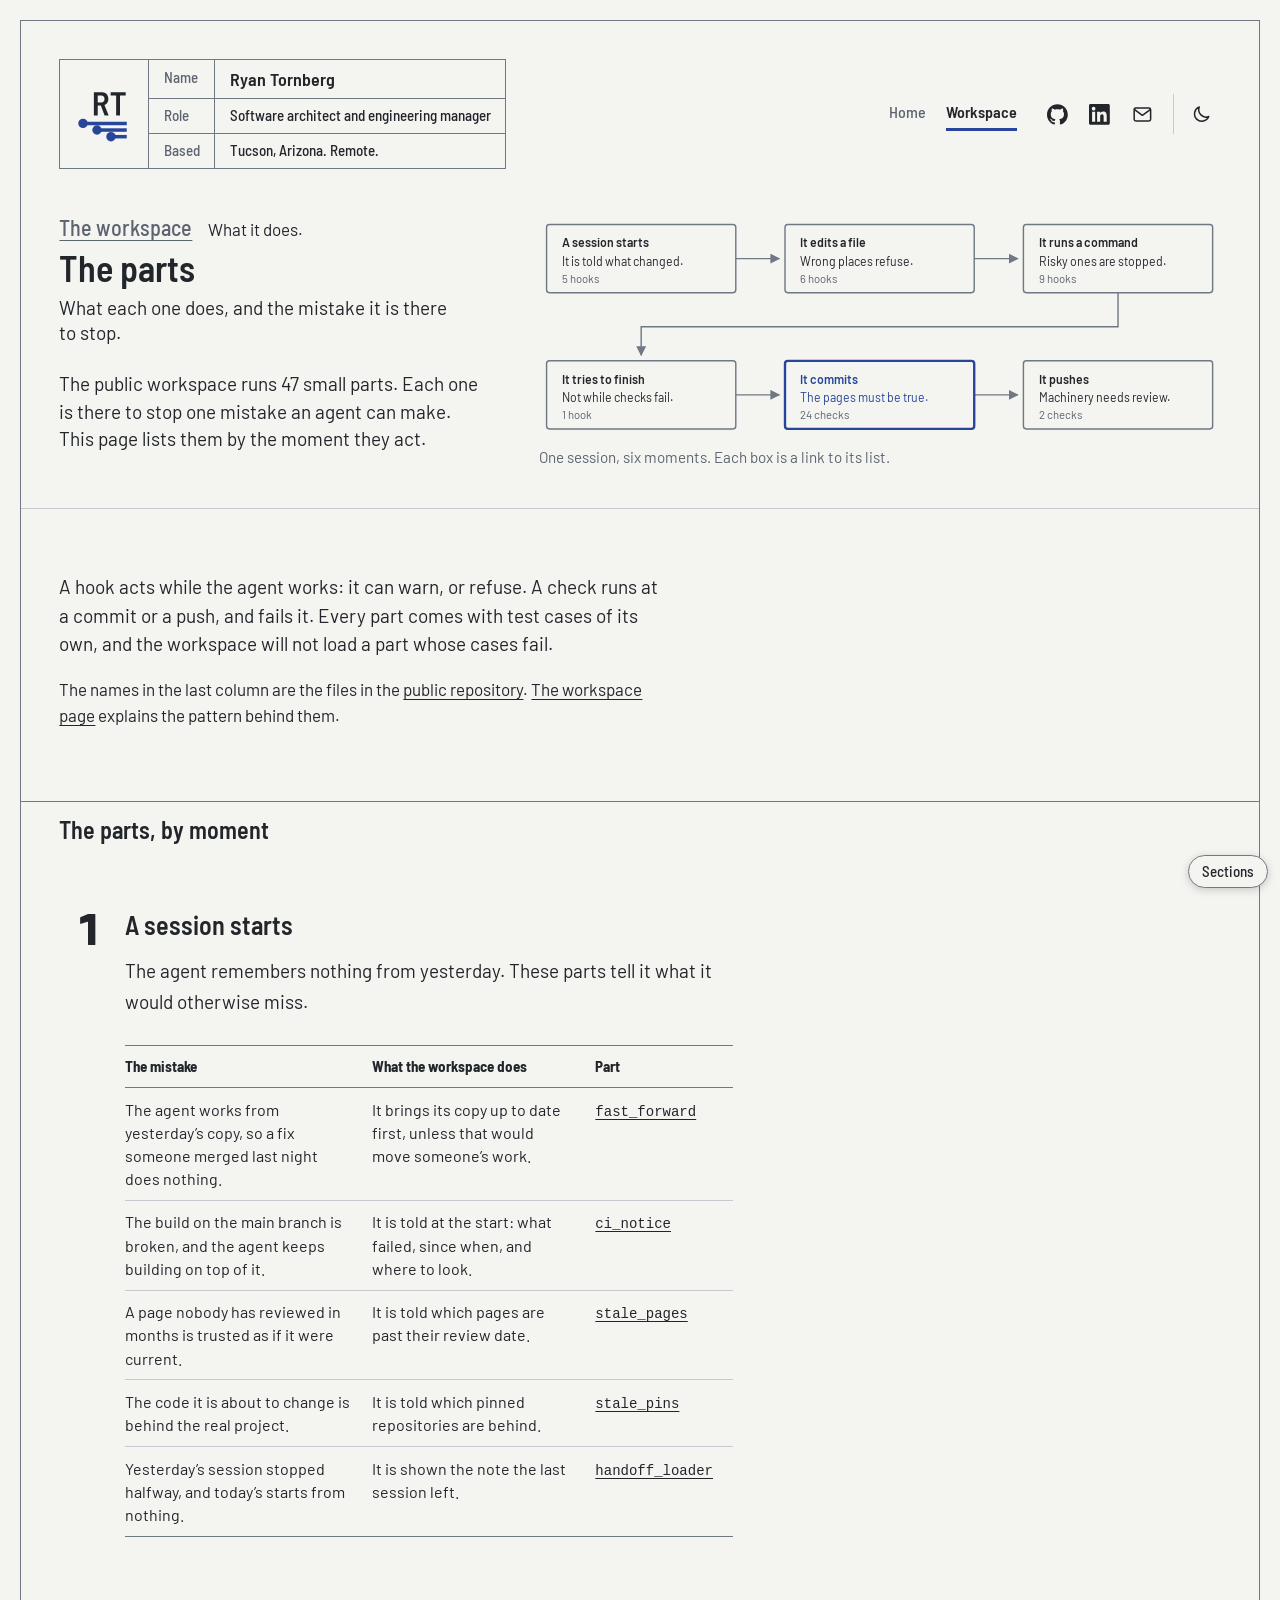
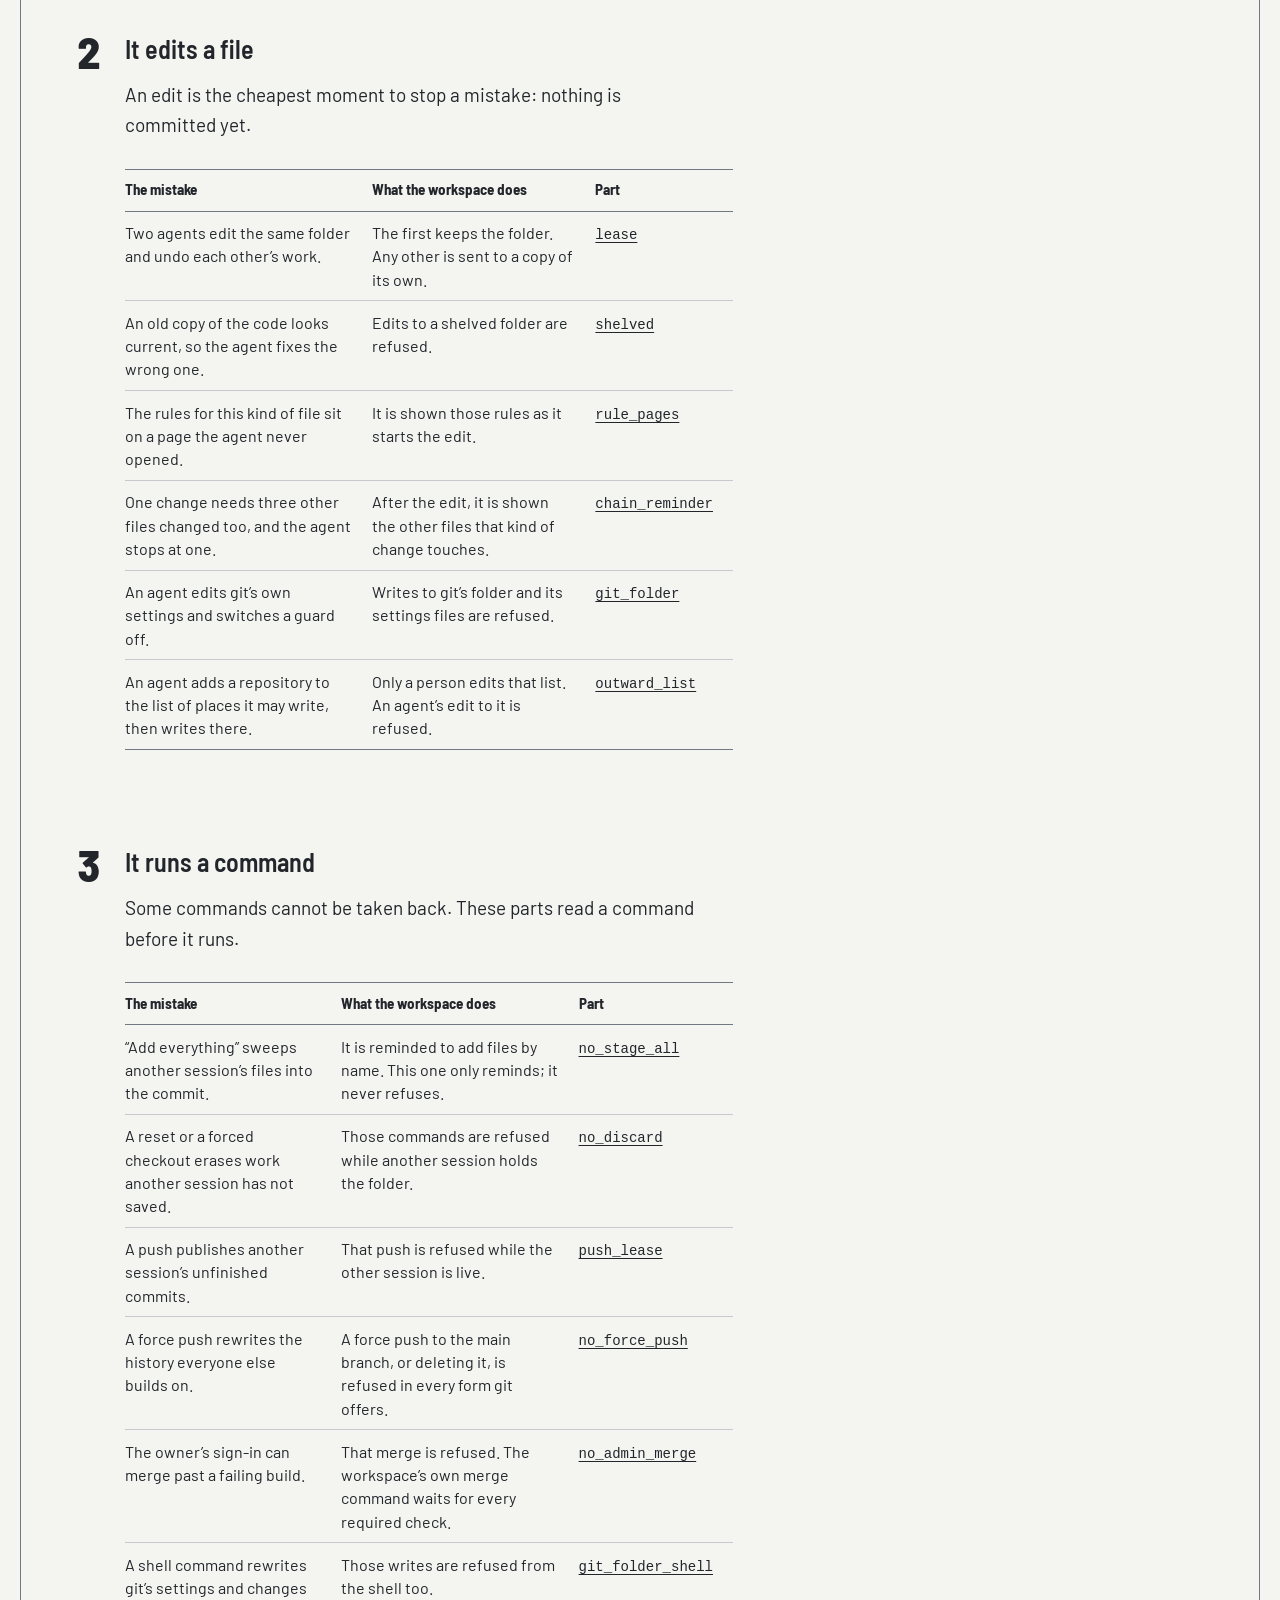
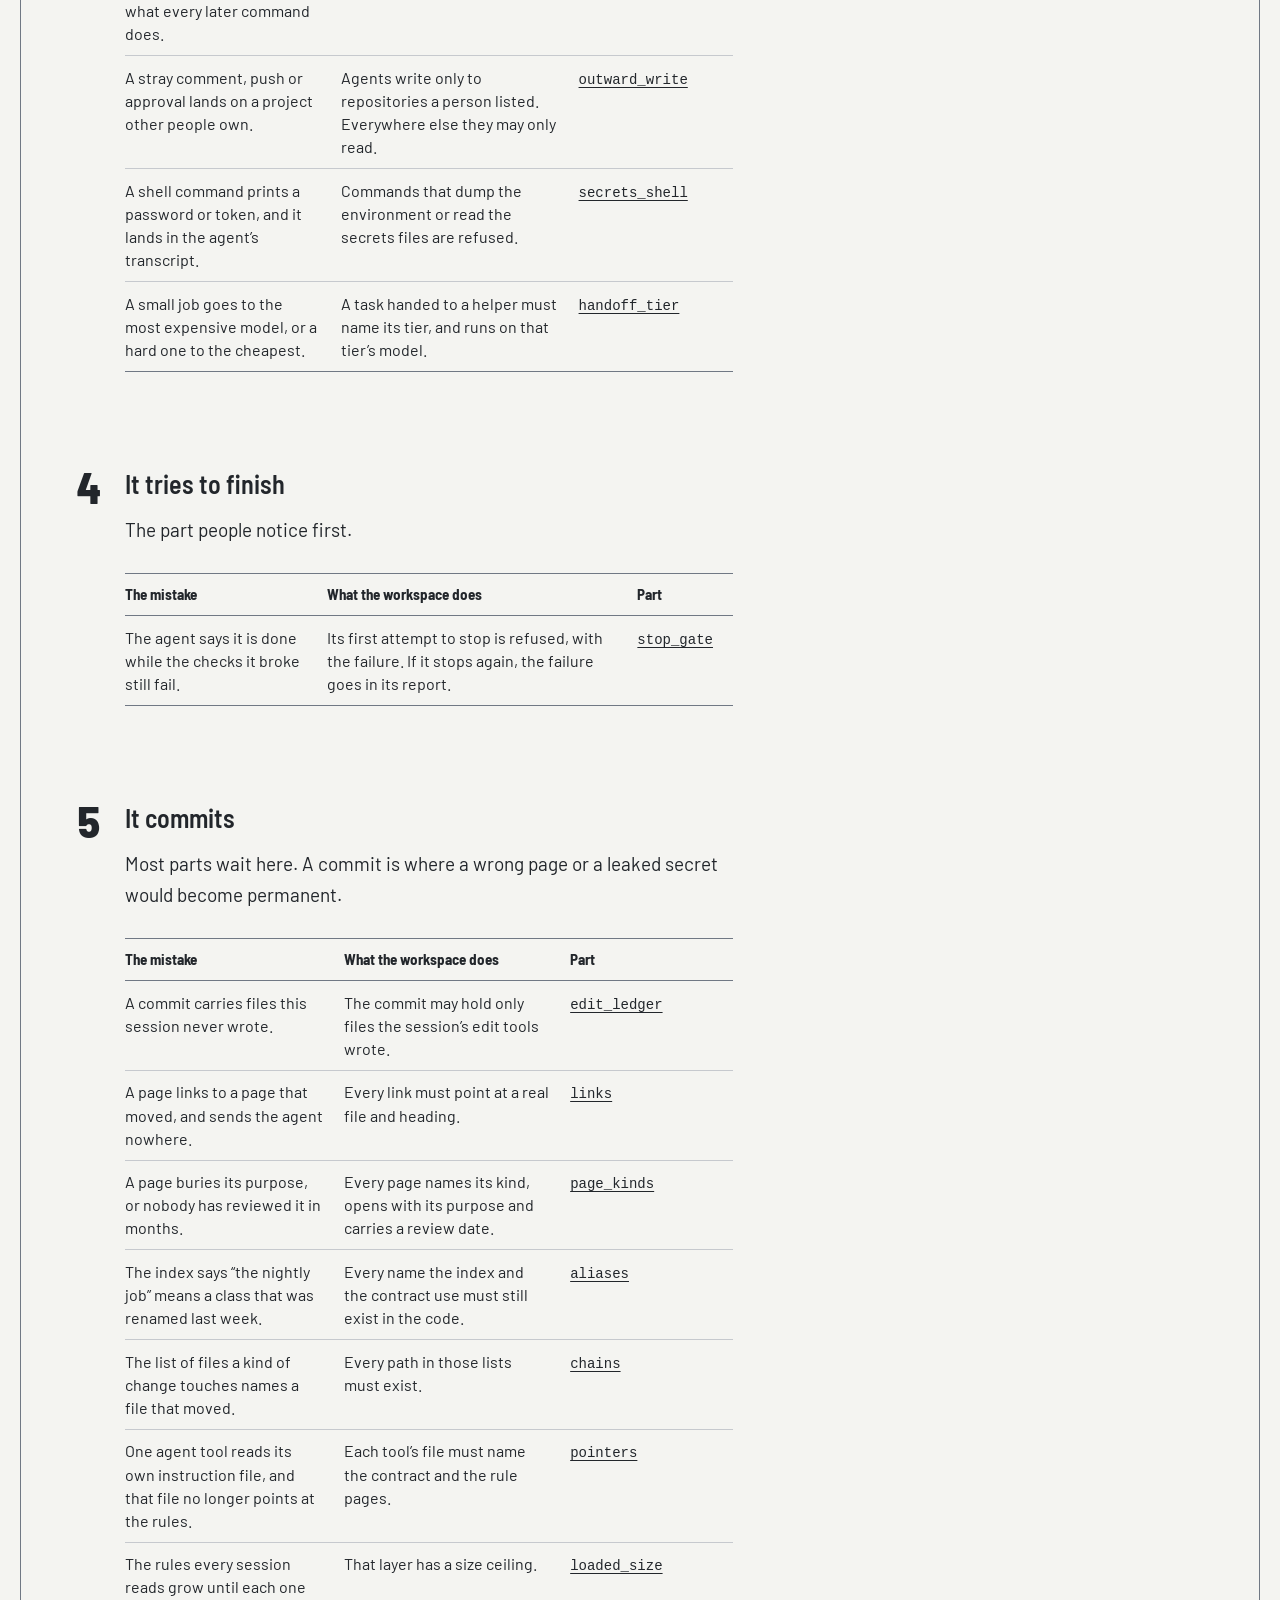
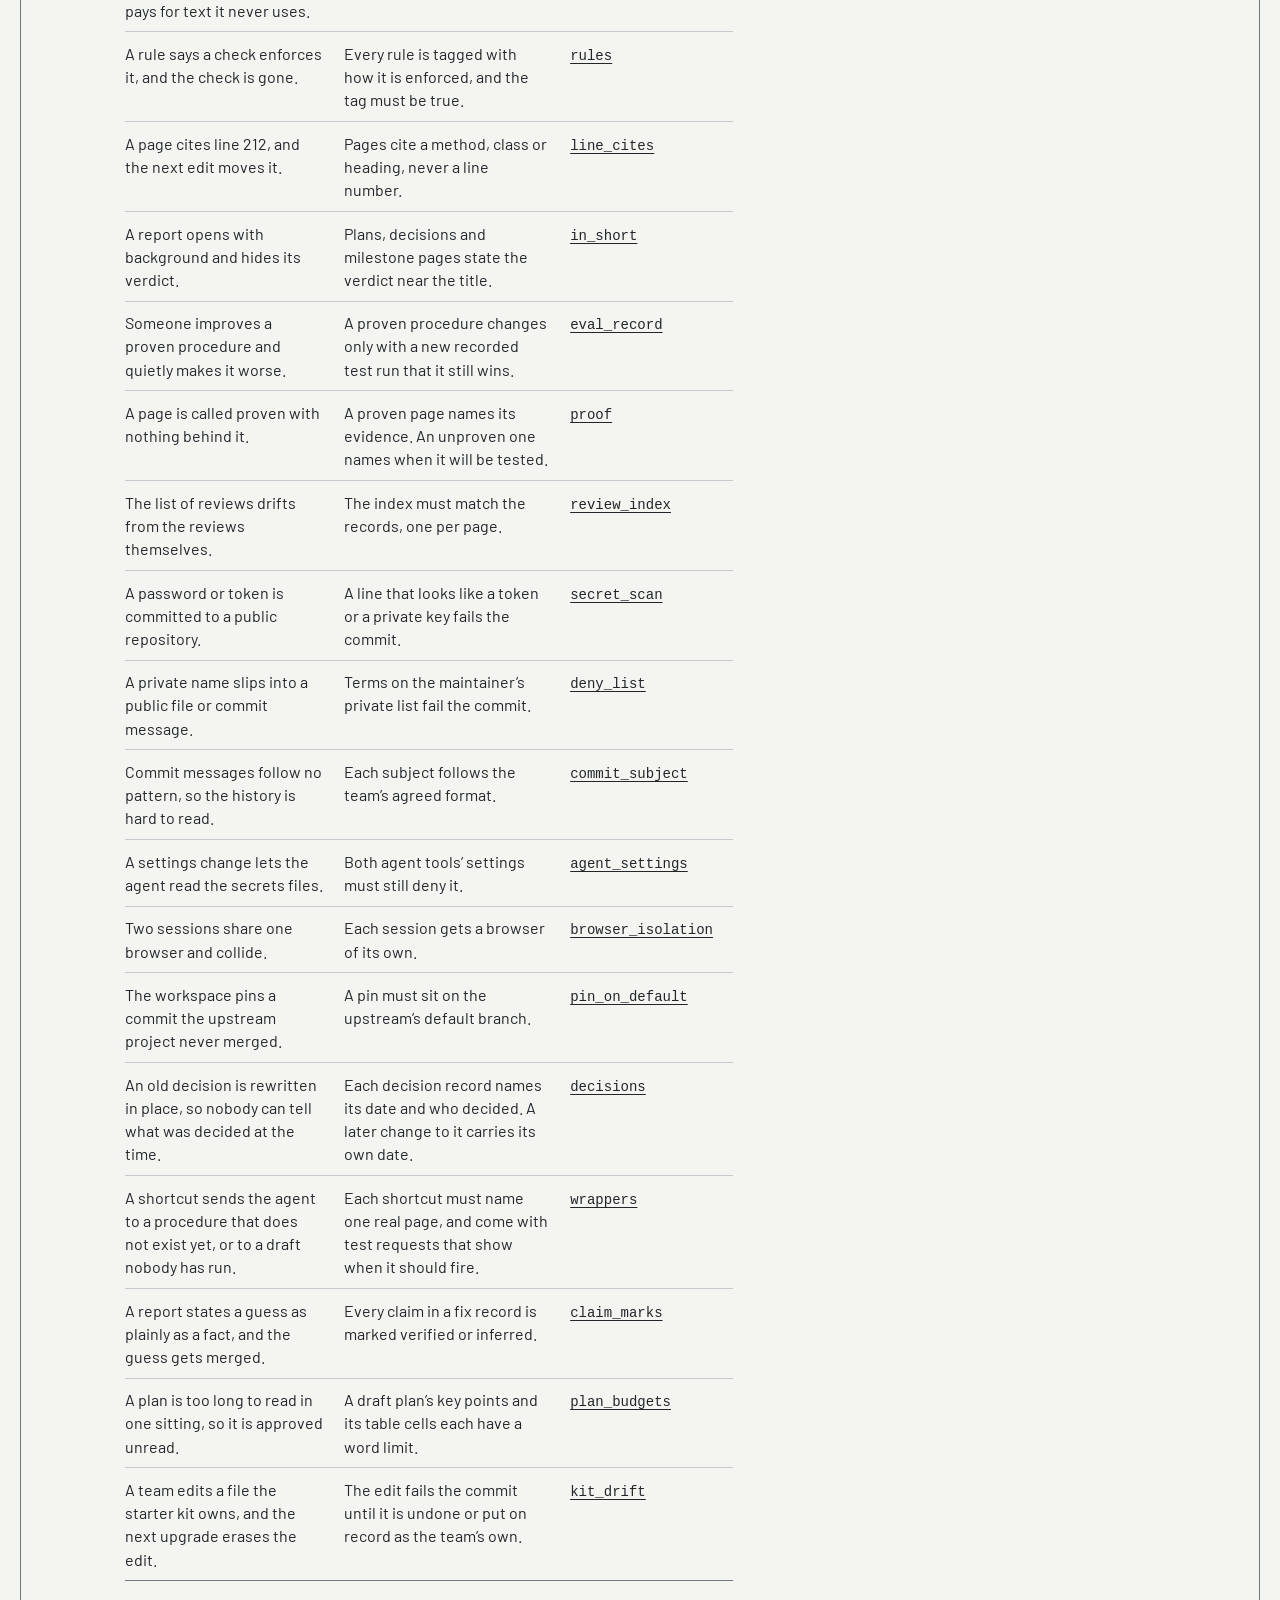
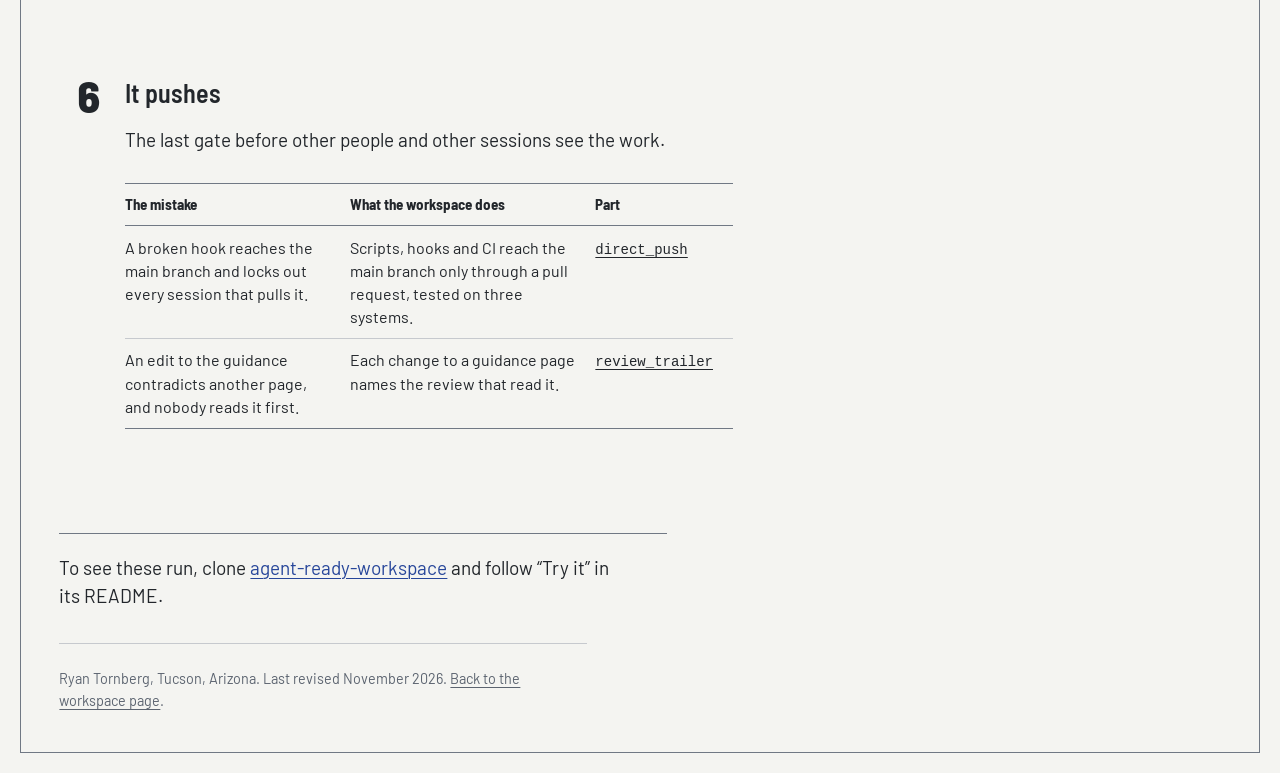
<file: workspace/parts/index.html>
<!doctype html>
<html lang="en">
<head>
  <meta charset="utf-8">
  <meta name="viewport" content="width=device-width, initial-scale=1">
  <title>The parts | The agent workspace | Ryan Tornberg</title>
  <meta name="description" content="The 47 parts of the public agent workspace, listed by the moment each one acts and the one mistake it is there to stop.">
  <meta property="og:title" content="The parts of the agent workspace">
  <meta property="og:description" content="47 parts, listed by the moment each one acts and the one mistake it is there to stop.">
  <meta property="og:type" content="article">
  <meta property="og:url" content="https://ryantornberg.com/workspace/parts/">
  <meta property="og:image" content="https://ryantornberg.com/workspace/og.png?v=2">
  <meta name="twitter:card" content="summary_large_image">
  <link rel="icon" href="../../favicon.svg?v=2" type="image/svg+xml">
  <link rel="preconnect" href="https://fonts.googleapis.com">
  <link rel="preconnect" href="https://fonts.gstatic.com" crossorigin>
  <link rel="stylesheet" href="https://fonts.googleapis.com/css2?family=Barlow:wght@400;500;600&family=Barlow+Semi+Condensed:wght@500;600&display=swap">
  <link rel="stylesheet" href="../../styles.css?v=20261124c">
  <link rel="stylesheet" href="../../header.css?v=20261114w">
  <script>try{var t=localStorage.getItem("theme");if(t)document.documentElement.dataset.theme=t}catch(e){}</script>
  <script src="../../theme.js?v=20261114w" defer></script>
  <script src="../rail.js?v=20261122c" defer></script>
</head>
<body class="ws">
  <svg width="0" height="0" style="position:absolute" aria-hidden="true" focusable="false"><defs>
          <marker id="arw" viewBox="0 0 10 10" refX="9" refY="5" markerWidth="7" markerHeight="7" orient="auto-start-reverse">
          <path d="M0,0 L10,5 L0,10 z" fill="currentColor"/>
          </marker>
          <marker id="arwb" viewBox="0 0 10 10" refX="9" refY="5" markerWidth="7" markerHeight="7" orient="auto-start-reverse">
          <path d="M0,0 L10,5 L0,10 z" fill="var(--link)"/>
          </marker>
          </defs></svg>
  <div class="wrap">
    <header class="top">
      <div class="id"><svg class="mark" viewBox="0 0 32 32" aria-hidden="true"><path fill="currentColor" d="M16.29 16.81 14.24 11.36Q14.2 11.28 14.14 11.28H12.51Q12.41 11.28 12.41 11.38V16.77Q12.41 16.87 12.35 16.93Q12.28 17 12.19 17H10.44Q10.34 17 10.28 16.93Q10.21 16.87 10.21 16.77V3.93Q10.21 3.83 10.28 3.77Q10.34 3.7 10.44 3.7H14.83Q15.91 3.7 16.75 4.18Q17.58 4.67 18.04 5.55Q18.49 6.44 18.49 7.58Q18.49 8.81 17.92 9.72Q17.35 10.63 16.37 11.02Q16.27 11.05 16.31 11.15L18.55 16.73Q18.57 16.77 18.57 16.85Q18.57 17 18.38 17H16.55Q16.35 17 16.29 16.81ZM12.41 5.7V9.48Q12.41 9.57 12.51 9.57H14.5Q15.3 9.57 15.8 9.03Q16.29 8.49 16.29 7.6Q16.29 6.68 15.8 6.14Q15.3 5.6 14.5 5.6H12.51Q12.41 5.6 12.41 5.7ZM28.41 3.93V5.39Q28.41 5.49 28.34 5.55Q28.28 5.62 28.18 5.62H25.24Q25.14 5.62 25.14 5.71V16.77Q25.14 16.87 25.08 16.93Q25.01 17 24.91 17H23.17Q23.07 17 23.01 16.93Q22.94 16.87 22.94 16.77V5.71Q22.94 5.62 22.84 5.62H20.01Q19.92 5.62 19.85 5.55Q19.79 5.49 19.79 5.39V3.93Q19.79 3.83 19.85 3.77Q19.92 3.7 20.01 3.7H28.18Q28.28 3.7 28.34 3.77Q28.41 3.83 28.41 3.93Z"/><g stroke="var(--link)" fill="var(--link)" stroke-width="2"><path d="M4 21.5H29"/><circle cx="4" cy="21.5" r="1.7"/><path d="M12 25.3H29"/><circle cx="12" cy="25.3" r="1.7"/><path d="M20 29.1H29"/><circle cx="20" cy="29.1" r="1.7"/></g></svg><dl class="block">
        <dt>Name</dt><dd class="nm"><a href="../../">Ryan Tornberg</a></dd>
        <dt>Role</dt><dd>Software architect and engineering manager</dd>
        <dt>Based</dt><dd>Tucson, Arizona. Remote.</dd>
      </dl></div>
      <nav aria-label="Site">
        <a class="word" href="../../">Home</a>
        <a class="word" href="../" aria-current="page">Workspace</a>
        <a class="ico" href="https://github.com/ryantornberg" aria-label="GitHub" title="GitHub"><svg viewBox="0 0 24 24" aria-hidden="true" fill="currentColor"><path d="M12 .297c-6.63 0-12 5.373-12 12 0 5.303 3.438 9.8 8.205 11.385.6.113.82-.258.82-.577 0-.285-.01-1.04-.015-2.04-3.338.724-4.042-1.61-4.042-1.61C4.422 18.07 3.633 17.7 3.633 17.7c-1.087-.744.084-.729.084-.729 1.205.084 1.838 1.236 1.838 1.236 1.07 1.835 2.809 1.305 3.495.998.108-.776.417-1.305.76-1.605-2.665-.3-5.466-1.332-5.466-5.93 0-1.31.465-2.38 1.235-3.22-.135-.303-.54-1.523.105-3.176 0 0 1.005-.322 3.3 1.23.96-.267 1.98-.399 3-.405 1.02.006 2.04.138 3 .405 2.28-1.552 3.285-1.23 3.285-1.23.645 1.653.24 2.873.12 3.176.765.84 1.23 1.91 1.23 3.22 0 4.61-2.805 5.625-5.475 5.92.42.36.81 1.096.81 2.22 0 1.606-.015 2.896-.015 3.286 0 .315.21.69.825.57C20.565 22.092 24 17.592 24 12.297c0-6.627-5.373-12-12-12"/></svg></a>
        <a class="ico" href="https://www.linkedin.com/in/rtornberg/" aria-label="LinkedIn" title="LinkedIn"><svg viewBox="0 0 24 24" aria-hidden="true" fill="currentColor"><path d="M20.447 20.452h-3.554v-5.569c0-1.328-.027-3.037-1.852-3.037-1.853 0-2.136 1.445-2.136 2.939v5.667H9.351V9h3.414v1.561h.046c.477-.9 1.637-1.85 3.37-1.85 3.601 0 4.267 2.37 4.267 5.455v6.286zM5.337 7.433c-1.144 0-2.063-.926-2.063-2.065 0-1.138.92-2.063 2.063-2.063 1.14 0 2.064.925 2.064 2.063 0 1.139-.925 2.065-2.064 2.065zm1.782 13.019H3.555V9h3.564v11.452zM22.225 0H1.771C.792 0 0 .774 0 1.729v20.542C0 23.227.792 24 1.771 24h20.451C23.2 24 24 23.227 24 22.271V1.729C24 .774 23.2 0 22.222 0h.003z"/></svg></a>
        <a class="ico" href="mailto:RyanTornberg@gmail.com" aria-label="Email" title="Email"><svg viewBox="0 0 24 24" aria-hidden="true" fill="none" stroke="currentColor" stroke-width="1.75" stroke-linecap="round" stroke-linejoin="round"><rect x="2.5" y="4.5" width="19" height="15" rx="2"/><path d="M3 6.5l9 6.5 9-6.5"/></svg></a>
        <button class="ico theme-toggle" type="button" data-theme-toggle aria-pressed="false" title="Light or dark"><svg class="moon" viewBox="0 0 24 24" aria-hidden="true" fill="none" stroke="currentColor" stroke-width="1.75" stroke-linecap="round" stroke-linejoin="round"><path d="M20.5 14.5A8.5 8.5 0 0 1 9.5 3.5a8.5 8.5 0 1 0 11 11z"/></svg><svg class="sun" viewBox="0 0 24 24" aria-hidden="true" fill="none" stroke="currentColor" stroke-width="1.75" stroke-linecap="round" stroke-linejoin="round"><circle cx="12" cy="12" r="4"/><path d="M12 2.5v2M12 19.5v2M2.5 12h2M19.5 12h2M5.3 5.3l1.4 1.4M17.3 17.3l1.4 1.4M5.3 18.7l1.4-1.4M17.3 6.7l1.4-1.4"/></svg></button>
      </nav>
    </header>
  </div>
  
  <a class="to-contents" href="#top">Top</a>
  <nav class="rail" aria-label="On this page"></nav>
  <div class="cover" role="region" aria-label="Overview">
    <div class="wrap">
      <div class="cover-grid"><div class="cover-text"><div class="trio">
        <p class="arrives"><span class="who"><a href="../">The workspace</a></span> <span class="brings">What it does.</span></p>
        <h1>The parts</h1>
        <p class="brings last">What each one does, and the mistake it is there to stop.</p>
      </div>

      <p class="lede">The public workspace runs 47 small parts. Each one is there to stop one mistake an agent can make. This page lists them by the moment they act.</p></div>
<div class="overview">
<div class="plate has-tall"><svg class="fig-wide" viewBox="0 0 720 232" role="group" aria-label="Six moments in an agent session: it starts, edits a file, runs a command, tries to finish, commits and pushes. Hooks act at the first four. 24 of the 47 parts are checks that wait for the commit.">
<g fill="none" stroke="currentColor" stroke-width="1.5">
<line x1="208" y1="44" x2="254" y2="44" marker-end="url(#arw)"/>
<line x1="460" y1="44" x2="506" y2="44" marker-end="url(#arw)"/>
<path d="M612 80 L612 116 L108 116 L108 146" marker-end="url(#arw)"/>
<line x1="208" y1="188" x2="254" y2="188" marker-end="url(#arw)"/>
<line x1="460" y1="188" x2="506" y2="188" marker-end="url(#arw)"/>
</g>
<g font-size="13" fill="currentColor">
<a href="#m1"><rect x="8" y="8" width="200" height="72" rx="3" fill="none" stroke="currentColor" stroke-width="1.5"/><text x="24" y="32" font-weight="600">A session starts</text><text x="24" y="52">It is told what changed.</text><text x="24" y="70" font-size="12" fill="var(--muted)">5 hooks</text></a>
<a href="#m2"><rect x="260" y="8" width="200" height="72" rx="3" fill="none" stroke="currentColor" stroke-width="1.5"/><text x="276" y="32" font-weight="600">It edits a file</text><text x="276" y="52">Wrong places refuse.</text><text x="276" y="70" font-size="12" fill="var(--muted)">6 hooks</text></a>
<a href="#m3"><rect x="512" y="8" width="200" height="72" rx="3" fill="none" stroke="currentColor" stroke-width="1.5"/><text x="528" y="32" font-weight="600">It runs a command</text><text x="528" y="52">Risky ones are stopped.</text><text x="528" y="70" font-size="12" fill="var(--muted)">9 hooks</text></a>
<a href="#m4"><rect x="8" y="152" width="200" height="72" rx="3" fill="none" stroke="currentColor" stroke-width="1.5"/><text x="24" y="176" font-weight="600">It tries to finish</text><text x="24" y="196">Not while checks fail.</text><text x="24" y="214" font-size="12" fill="var(--muted)">1 hook</text></a>
<a href="#m5"><rect x="260" y="152" width="200" height="72" rx="3" fill="none" stroke="var(--link)" stroke-width="2.5"/><text x="276" y="176" font-weight="600" fill="var(--link)">It commits</text><text x="276" y="196" fill="var(--link)">The pages must be true.</text><text x="276" y="214" font-size="12" fill="var(--muted)">24 checks</text></a>
<a href="#m6"><rect x="512" y="152" width="200" height="72" rx="3" fill="none" stroke="currentColor" stroke-width="1.5"/><text x="528" y="176" font-weight="600">It pushes</text><text x="528" y="196">Machinery needs review.</text><text x="528" y="214" font-size="12" fill="var(--muted)">2 checks</text></a>
</g>
</svg>
<!--tall--><svg class="fig-tall" viewBox="0 0 360 648" role="group" aria-label="Six moments in an agent session: it starts, edits a file, runs a command, tries to finish, commits and pushes. Hooks act at the first four. 24 of the 47 parts are checks that wait for the commit.">
<g fill="none" stroke="currentColor" stroke-width="1.5">
<line x1="180" y1="80" x2="180" y2="114" marker-end="url(#arw)"/>
<line x1="180" y1="192" x2="180" y2="226" marker-end="url(#arw)"/>
<line x1="180" y1="304" x2="180" y2="338" marker-end="url(#arw)"/>
<line x1="180" y1="416" x2="180" y2="450" marker-end="url(#arw)"/>
<line x1="180" y1="528" x2="180" y2="562" marker-end="url(#arw)"/>
</g>
<g font-size="13" fill="currentColor">
<a href="#m1"><rect x="8" y="8" width="344" height="72" rx="3" fill="none" stroke="currentColor" stroke-width="1.5"/><text x="24" y="32" font-weight="600">A session starts</text><text x="24" y="52">It is told what changed.</text><text x="24" y="70" font-size="12" fill="var(--muted)">5 hooks</text></a>
<a href="#m2"><rect x="8" y="120" width="344" height="72" rx="3" fill="none" stroke="currentColor" stroke-width="1.5"/><text x="24" y="144" font-weight="600">It edits a file</text><text x="24" y="164">Wrong places refuse.</text><text x="24" y="182" font-size="12" fill="var(--muted)">6 hooks</text></a>
<a href="#m3"><rect x="8" y="232" width="344" height="72" rx="3" fill="none" stroke="currentColor" stroke-width="1.5"/><text x="24" y="256" font-weight="600">It runs a command</text><text x="24" y="276">Risky ones are stopped.</text><text x="24" y="294" font-size="12" fill="var(--muted)">9 hooks</text></a>
<a href="#m4"><rect x="8" y="344" width="344" height="72" rx="3" fill="none" stroke="currentColor" stroke-width="1.5"/><text x="24" y="368" font-weight="600">It tries to finish</text><text x="24" y="388">Not while checks fail.</text><text x="24" y="406" font-size="12" fill="var(--muted)">1 hook</text></a>
<a href="#m5"><rect x="8" y="456" width="344" height="72" rx="3" fill="none" stroke="var(--link)" stroke-width="2.5"/><text x="24" y="480" font-weight="600" fill="var(--link)">It commits</text><text x="24" y="500" fill="var(--link)">The pages must be true.</text><text x="24" y="518" font-size="12" fill="var(--muted)">24 checks</text></a>
<a href="#m6"><rect x="8" y="568" width="344" height="72" rx="3" fill="none" stroke="currentColor" stroke-width="1.5"/><text x="24" y="592" font-weight="600">It pushes</text><text x="24" y="612">Machinery needs review.</text><text x="24" y="630" font-size="12" fill="var(--muted)">2 checks</text></a>
</g>
</svg><!--/tall--></div>
<p class="ov-cap">One session, six moments. Each box is a link to its list.</p>
</div></div>
    </div>
  </div>

  <main>
    <div class="wrap">
      <div class="intro">
        <p>A hook acts while the agent works: it can warn, or refuse. A check runs at a commit or a push, and fails it. Every part comes with test cases of its own, and the workspace will not load a part whose cases fail.</p>
        <p>The names in the last column are the files in the <a href="https://github.com/ryantornberg/agent-ready-workspace">public repository</a>. <a href="../">The workspace page</a> explains the pattern behind them.</p>
      </div>
    </div>
    <div class="part">
      <div class="band"><div class="wrap"><h2>The parts, by moment</h2></div></div>
      <div class="wrap flow">
        <section class="sec" id="m1" aria-labelledby="m1-t">
          <h3 id="m1-t"><span class="n">1</span> A session starts</h3>
          <p class="deck">The agent remembers nothing from yesterday. These parts tell it what it would otherwise miss.</p>
          <table class="t stack">
            <thead><tr><th scope="col">The mistake</th><th scope="col">What the workspace does</th><th scope="col">Part</th></tr></thead>
            <tbody>
              <tr><td data-label="The mistake">The agent works from yesterday&rsquo;s copy, so a fix someone merged last night does nothing.</td><td data-label="What the workspace does">It brings its copy up to date first, unless that would move someone&rsquo;s work.</td><td data-label="Part"><a href="https://github.com/ryantornberg/agent-ready-workspace/blob/main/parts/fast_forward.py"><code>fast_forward</code></a></td></tr>
              <tr><td data-label="The mistake">The build on the main branch is broken, and the agent keeps building on top of it.</td><td data-label="What the workspace does">It is told at the start: what failed, since when, and where to look.</td><td data-label="Part"><a href="https://github.com/ryantornberg/agent-ready-workspace/blob/main/parts/ci_notice.py"><code>ci_notice</code></a></td></tr>
              <tr><td data-label="The mistake">A page nobody has reviewed in months is trusted as if it were current.</td><td data-label="What the workspace does">It is told which pages are past their review date.</td><td data-label="Part"><a href="https://github.com/ryantornberg/agent-ready-workspace/blob/main/parts/stale_pages.py"><code>stale_pages</code></a></td></tr>
              <tr><td data-label="The mistake">The code it is about to change is behind the real project.</td><td data-label="What the workspace does">It is told which pinned repositories are behind.</td><td data-label="Part"><a href="https://github.com/ryantornberg/agent-ready-workspace/blob/main/parts/stale_pins.py"><code>stale_pins</code></a></td></tr>
              <tr><td data-label="The mistake">Yesterday&rsquo;s session stopped halfway, and today&rsquo;s starts from nothing.</td><td data-label="What the workspace does">It is shown the note the last session left.</td><td data-label="Part"><a href="https://github.com/ryantornberg/agent-ready-workspace/blob/main/parts/handoff_loader.py"><code>handoff_loader</code></a></td></tr>
            </tbody>
          </table>
        </section>

        <section class="sec" id="m2" aria-labelledby="m2-t">
          <h3 id="m2-t"><span class="n">2</span> It edits a file</h3>
          <p class="deck">An edit is the cheapest moment to stop a mistake: nothing is committed yet.</p>
          <table class="t stack">
            <thead><tr><th scope="col">The mistake</th><th scope="col">What the workspace does</th><th scope="col">Part</th></tr></thead>
            <tbody>
              <tr><td data-label="The mistake">Two agents edit the same folder and undo each other&rsquo;s work.</td><td data-label="What the workspace does">The first keeps the folder. Any other is sent to a copy of its own.</td><td data-label="Part"><a href="https://github.com/ryantornberg/agent-ready-workspace/blob/main/parts/lease.py"><code>lease</code></a></td></tr>
              <tr><td data-label="The mistake">An old copy of the code looks current, so the agent fixes the wrong one.</td><td data-label="What the workspace does">Edits to a shelved folder are refused.</td><td data-label="Part"><a href="https://github.com/ryantornberg/agent-ready-workspace/blob/main/parts/shelved.py"><code>shelved</code></a></td></tr>
              <tr><td data-label="The mistake">The rules for this kind of file sit on a page the agent never opened.</td><td data-label="What the workspace does">It is shown those rules as it starts the edit.</td><td data-label="Part"><a href="https://github.com/ryantornberg/agent-ready-workspace/blob/main/parts/rule_pages.py"><code>rule_pages</code></a></td></tr>
              <tr><td data-label="The mistake">One change needs three other files changed too, and the agent stops at one.</td><td data-label="What the workspace does">After the edit, it is shown the other files that kind of change touches.</td><td data-label="Part"><a href="https://github.com/ryantornberg/agent-ready-workspace/blob/main/parts/chain_reminder.py"><code>chain_reminder</code></a></td></tr>
              <tr><td data-label="The mistake">An agent edits git&rsquo;s own settings and switches a guard off.</td><td data-label="What the workspace does">Writes to git&rsquo;s folder and its settings files are refused.</td><td data-label="Part"><a href="https://github.com/ryantornberg/agent-ready-workspace/blob/main/parts/git_folder.py"><code>git_folder</code></a></td></tr>
              <tr><td data-label="The mistake">An agent adds a repository to the list of places it may write, then writes there.</td><td data-label="What the workspace does">Only a person edits that list. An agent&rsquo;s edit to it is refused.</td><td data-label="Part"><a href="https://github.com/ryantornberg/agent-ready-workspace/blob/main/parts/outward_list.py"><code>outward_list</code></a></td></tr>
            </tbody>
          </table>
        </section>

        <section class="sec" id="m3" aria-labelledby="m3-t">
          <h3 id="m3-t"><span class="n">3</span> It runs a command</h3>
          <p class="deck">Some commands cannot be taken back. These parts read a command before it runs.</p>
          <table class="t stack">
            <thead><tr><th scope="col">The mistake</th><th scope="col">What the workspace does</th><th scope="col">Part</th></tr></thead>
            <tbody>
              <tr><td data-label="The mistake">&ldquo;Add everything&rdquo; sweeps another session&rsquo;s files into the commit.</td><td data-label="What the workspace does">It is reminded to add files by name. This one only reminds; it never refuses.</td><td data-label="Part"><a href="https://github.com/ryantornberg/agent-ready-workspace/blob/main/parts/no_stage_all.py"><code>no_stage_all</code></a></td></tr>
              <tr><td data-label="The mistake">A reset or a forced checkout erases work another session has not saved.</td><td data-label="What the workspace does">Those commands are refused while another session holds the folder.</td><td data-label="Part"><a href="https://github.com/ryantornberg/agent-ready-workspace/blob/main/parts/no_discard.py"><code>no_discard</code></a></td></tr>
              <tr><td data-label="The mistake">A push publishes another session&rsquo;s unfinished commits.</td><td data-label="What the workspace does">That push is refused while the other session is live.</td><td data-label="Part"><a href="https://github.com/ryantornberg/agent-ready-workspace/blob/main/parts/push_lease.py"><code>push_lease</code></a></td></tr>
              <tr><td data-label="The mistake">A force push rewrites the history everyone else builds on.</td><td data-label="What the workspace does">A force push to the main branch, or deleting it, is refused in every form git offers.</td><td data-label="Part"><a href="https://github.com/ryantornberg/agent-ready-workspace/blob/main/parts/no_force_push.py"><code>no_force_push</code></a></td></tr>
              <tr><td data-label="The mistake">The owner&rsquo;s sign-in can merge past a failing build.</td><td data-label="What the workspace does">That merge is refused. The workspace&rsquo;s own merge command waits for every required check.</td><td data-label="Part"><a href="https://github.com/ryantornberg/agent-ready-workspace/blob/main/parts/no_admin_merge.py"><code>no_admin_merge</code></a></td></tr>
              <tr><td data-label="The mistake">A shell command rewrites git&rsquo;s settings and changes what every later command does.</td><td data-label="What the workspace does">Those writes are refused from the shell too.</td><td data-label="Part"><a href="https://github.com/ryantornberg/agent-ready-workspace/blob/main/parts/git_folder_shell.py"><code>git_folder_shell</code></a></td></tr>
              <tr><td data-label="The mistake">A stray comment, push or approval lands on a project other people own.</td><td data-label="What the workspace does">Agents write only to repositories a person listed. Everywhere else they may only read.</td><td data-label="Part"><a href="https://github.com/ryantornberg/agent-ready-workspace/blob/main/parts/outward_write.py"><code>outward_write</code></a></td></tr>
              <tr><td data-label="The mistake">A shell command prints a password or token, and it lands in the agent&rsquo;s transcript.</td><td data-label="What the workspace does">Commands that dump the environment or read the secrets files are refused.</td><td data-label="Part"><a href="https://github.com/ryantornberg/agent-ready-workspace/blob/main/parts/secrets_shell.py"><code>secrets_shell</code></a></td></tr>
              <tr><td data-label="The mistake">A small job goes to the most expensive model, or a hard one to the cheapest.</td><td data-label="What the workspace does">A task handed to a helper must name its tier, and runs on that tier&rsquo;s model.</td><td data-label="Part"><a href="https://github.com/ryantornberg/agent-ready-workspace/blob/main/parts/handoff_tier.py"><code>handoff_tier</code></a></td></tr>
            </tbody>
          </table>
        </section>

        <section class="sec" id="m4" aria-labelledby="m4-t">
          <h3 id="m4-t"><span class="n">4</span> It tries to finish</h3>
          <p class="deck">The part people notice first.</p>
          <table class="t stack">
            <thead><tr><th scope="col">The mistake</th><th scope="col">What the workspace does</th><th scope="col">Part</th></tr></thead>
            <tbody>
              <tr><td data-label="The mistake">The agent says it is done while the checks it broke still fail.</td><td data-label="What the workspace does">Its first attempt to stop is refused, with the failure. If it stops again, the failure goes in its report.</td><td data-label="Part"><a href="https://github.com/ryantornberg/agent-ready-workspace/blob/main/parts/stop_gate.py"><code>stop_gate</code></a></td></tr>
            </tbody>
          </table>
        </section>

        <section class="sec" id="m5" aria-labelledby="m5-t">
          <h3 id="m5-t"><span class="n">5</span> It commits</h3>
          <p class="deck">Most parts wait here. A commit is where a wrong page or a leaked secret would become permanent.</p>
          <table class="t stack">
            <thead><tr><th scope="col">The mistake</th><th scope="col">What the workspace does</th><th scope="col">Part</th></tr></thead>
            <tbody>
              <tr><td data-label="The mistake">A commit carries files this session never wrote.</td><td data-label="What the workspace does">The commit may hold only files the session&rsquo;s edit tools wrote.</td><td data-label="Part"><a href="https://github.com/ryantornberg/agent-ready-workspace/blob/main/parts/edit_ledger.py"><code>edit_ledger</code></a></td></tr>
              <tr><td data-label="The mistake">A page links to a page that moved, and sends the agent nowhere.</td><td data-label="What the workspace does">Every link must point at a real file and heading.</td><td data-label="Part"><a href="https://github.com/ryantornberg/agent-ready-workspace/blob/main/parts/links.py"><code>links</code></a></td></tr>
              <tr><td data-label="The mistake">A page buries its purpose, or nobody has reviewed it in months.</td><td data-label="What the workspace does">Every page names its kind, opens with its purpose and carries a review date.</td><td data-label="Part"><a href="https://github.com/ryantornberg/agent-ready-workspace/blob/main/parts/page_kinds.py"><code>page_kinds</code></a></td></tr>
              <tr><td data-label="The mistake">The index says &ldquo;the nightly job&rdquo; means a class that was renamed last week.</td><td data-label="What the workspace does">Every name the index and the contract use must still exist in the code.</td><td data-label="Part"><a href="https://github.com/ryantornberg/agent-ready-workspace/blob/main/parts/aliases.py"><code>aliases</code></a></td></tr>
              <tr><td data-label="The mistake">The list of files a kind of change touches names a file that moved.</td><td data-label="What the workspace does">Every path in those lists must exist.</td><td data-label="Part"><a href="https://github.com/ryantornberg/agent-ready-workspace/blob/main/parts/chains.py"><code>chains</code></a></td></tr>
              <tr><td data-label="The mistake">One agent tool reads its own instruction file, and that file no longer points at the rules.</td><td data-label="What the workspace does">Each tool&rsquo;s file must name the contract and the rule pages.</td><td data-label="Part"><a href="https://github.com/ryantornberg/agent-ready-workspace/blob/main/parts/pointers.py"><code>pointers</code></a></td></tr>
              <tr><td data-label="The mistake">The rules every session reads grow until each one pays for text it never uses.</td><td data-label="What the workspace does">That layer has a size ceiling.</td><td data-label="Part"><a href="https://github.com/ryantornberg/agent-ready-workspace/blob/main/parts/loaded_size.py"><code>loaded_size</code></a></td></tr>
              <tr><td data-label="The mistake">A rule says a check enforces it, and the check is gone.</td><td data-label="What the workspace does">Every rule is tagged with how it is enforced, and the tag must be true.</td><td data-label="Part"><a href="https://github.com/ryantornberg/agent-ready-workspace/blob/main/parts/rules.py"><code>rules</code></a></td></tr>
              <tr><td data-label="The mistake">A page cites line 212, and the next edit moves it.</td><td data-label="What the workspace does">Pages cite a method, class or heading, never a line number.</td><td data-label="Part"><a href="https://github.com/ryantornberg/agent-ready-workspace/blob/main/parts/line_cites.py"><code>line_cites</code></a></td></tr>
              <tr><td data-label="The mistake">A report opens with background and hides its verdict.</td><td data-label="What the workspace does">Plans, decisions and milestone pages state the verdict near the title.</td><td data-label="Part"><a href="https://github.com/ryantornberg/agent-ready-workspace/blob/main/parts/in_short.py"><code>in_short</code></a></td></tr>
              <tr><td data-label="The mistake">Someone improves a proven procedure and quietly makes it worse.</td><td data-label="What the workspace does">A proven procedure changes only with a new recorded test run that it still wins.</td><td data-label="Part"><a href="https://github.com/ryantornberg/agent-ready-workspace/blob/main/parts/eval_record.py"><code>eval_record</code></a></td></tr>
              <tr><td data-label="The mistake">A page is called proven with nothing behind it.</td><td data-label="What the workspace does">A proven page names its evidence. An unproven one names when it will be tested.</td><td data-label="Part"><a href="https://github.com/ryantornberg/agent-ready-workspace/blob/main/parts/proof.py"><code>proof</code></a></td></tr>
              <tr><td data-label="The mistake">The list of reviews drifts from the reviews themselves.</td><td data-label="What the workspace does">The index must match the records, one per page.</td><td data-label="Part"><a href="https://github.com/ryantornberg/agent-ready-workspace/blob/main/parts/review_index.py"><code>review_index</code></a></td></tr>
              <tr><td data-label="The mistake">A password or token is committed to a public repository.</td><td data-label="What the workspace does">A line that looks like a token or a private key fails the commit.</td><td data-label="Part"><a href="https://github.com/ryantornberg/agent-ready-workspace/blob/main/parts/secret_scan.py"><code>secret_scan</code></a></td></tr>
              <tr><td data-label="The mistake">A private name slips into a public file or commit message.</td><td data-label="What the workspace does">Terms on the maintainer&rsquo;s private list fail the commit.</td><td data-label="Part"><a href="https://github.com/ryantornberg/agent-ready-workspace/blob/main/parts/deny_list.py"><code>deny_list</code></a></td></tr>
              <tr><td data-label="The mistake">Commit messages follow no pattern, so the history is hard to read.</td><td data-label="What the workspace does">Each subject follows the team&rsquo;s agreed format.</td><td data-label="Part"><a href="https://github.com/ryantornberg/agent-ready-workspace/blob/main/parts/commit_subject.py"><code>commit_subject</code></a></td></tr>
              <tr><td data-label="The mistake">A settings change lets the agent read the secrets files.</td><td data-label="What the workspace does">Both agent tools&rsquo; settings must still deny it.</td><td data-label="Part"><a href="https://github.com/ryantornberg/agent-ready-workspace/blob/main/parts/agent_settings.py"><code>agent_settings</code></a></td></tr>
              <tr><td data-label="The mistake">Two sessions share one browser and collide.</td><td data-label="What the workspace does">Each session gets a browser of its own.</td><td data-label="Part"><a href="https://github.com/ryantornberg/agent-ready-workspace/blob/main/parts/browser_isolation.py"><code>browser_isolation</code></a></td></tr>
              <tr><td data-label="The mistake">The workspace pins a commit the upstream project never merged.</td><td data-label="What the workspace does">A pin must sit on the upstream&rsquo;s default branch.</td><td data-label="Part"><a href="https://github.com/ryantornberg/agent-ready-workspace/blob/main/parts/pin_on_default.py"><code>pin_on_default</code></a></td></tr>
              <tr><td data-label="The mistake">An old decision is rewritten in place, so nobody can tell what was decided at the time.</td><td data-label="What the workspace does">Each decision record names its date and who decided. A later change to it carries its own date.</td><td data-label="Part"><a href="https://github.com/ryantornberg/agent-ready-workspace/blob/main/parts/decisions.py"><code>decisions</code></a></td></tr>
              <tr><td data-label="The mistake">A shortcut sends the agent to a procedure that does not exist yet, or to a draft nobody has run.</td><td data-label="What the workspace does">Each shortcut must name one real page, and come with test requests that show when it should fire.</td><td data-label="Part"><a href="https://github.com/ryantornberg/agent-ready-workspace/blob/main/parts/wrappers.py"><code>wrappers</code></a></td></tr>
              <tr><td data-label="The mistake">A report states a guess as plainly as a fact, and the guess gets merged.</td><td data-label="What the workspace does">Every claim in a fix record is marked verified or inferred.</td><td data-label="Part"><a href="https://github.com/ryantornberg/agent-ready-workspace/blob/main/parts/claim_marks.py"><code>claim_marks</code></a></td></tr>
              <tr><td data-label="The mistake">A plan is too long to read in one sitting, so it is approved unread.</td><td data-label="What the workspace does">A draft plan&rsquo;s key points and its table cells each have a word limit.</td><td data-label="Part"><a href="https://github.com/ryantornberg/agent-ready-workspace/blob/main/parts/plan_budgets.py"><code>plan_budgets</code></a></td></tr>
              <tr><td data-label="The mistake">A team edits a file the starter kit owns, and the next upgrade erases the edit.</td><td data-label="What the workspace does">The edit fails the commit until it is undone or put on record as the team&rsquo;s own.</td><td data-label="Part"><a href="https://github.com/ryantornberg/agent-ready-workspace/blob/main/parts/kit_drift.py"><code>kit_drift</code></a></td></tr>
            </tbody>
          </table>
        </section>

        <section class="sec" id="m6" aria-labelledby="m6-t">
          <h3 id="m6-t"><span class="n">6</span> It pushes</h3>
          <p class="deck">The last gate before other people and other sessions see the work.</p>
          <table class="t stack">
            <thead><tr><th scope="col">The mistake</th><th scope="col">What the workspace does</th><th scope="col">Part</th></tr></thead>
            <tbody>
              <tr><td data-label="The mistake">A broken hook reaches the main branch and locks out every session that pulls it.</td><td data-label="What the workspace does">Scripts, hooks and CI reach the main branch only through a pull request, tested on three systems.</td><td data-label="Part"><a href="https://github.com/ryantornberg/agent-ready-workspace/blob/main/parts/direct_push.py"><code>direct_push</code></a></td></tr>
              <tr><td data-label="The mistake">An edit to the guidance contradicts another page, and nobody reads it first.</td><td data-label="What the workspace does">Each change to a guidance page names the review that read it.</td><td data-label="Part"><a href="https://github.com/ryantornberg/agent-ready-workspace/blob/main/parts/review_trailer.py"><code>review_trailer</code></a></td></tr>
            </tbody>
          </table>
        </section>

      </div>
    </div>

    <div class="wrap">
      <div class="closing"><p>To see these run, clone <a href="https://github.com/ryantornberg/agent-ready-workspace">agent-ready-workspace</a> and follow &ldquo;Try it&rdquo; in its README.</p></div>
      <footer>Ryan Tornberg, Tucson, Arizona. Last revised November 2026. <a href="../">Back to the workspace page</a>.</footer>
    </div>
  </main>
</body>
</html>
</file>
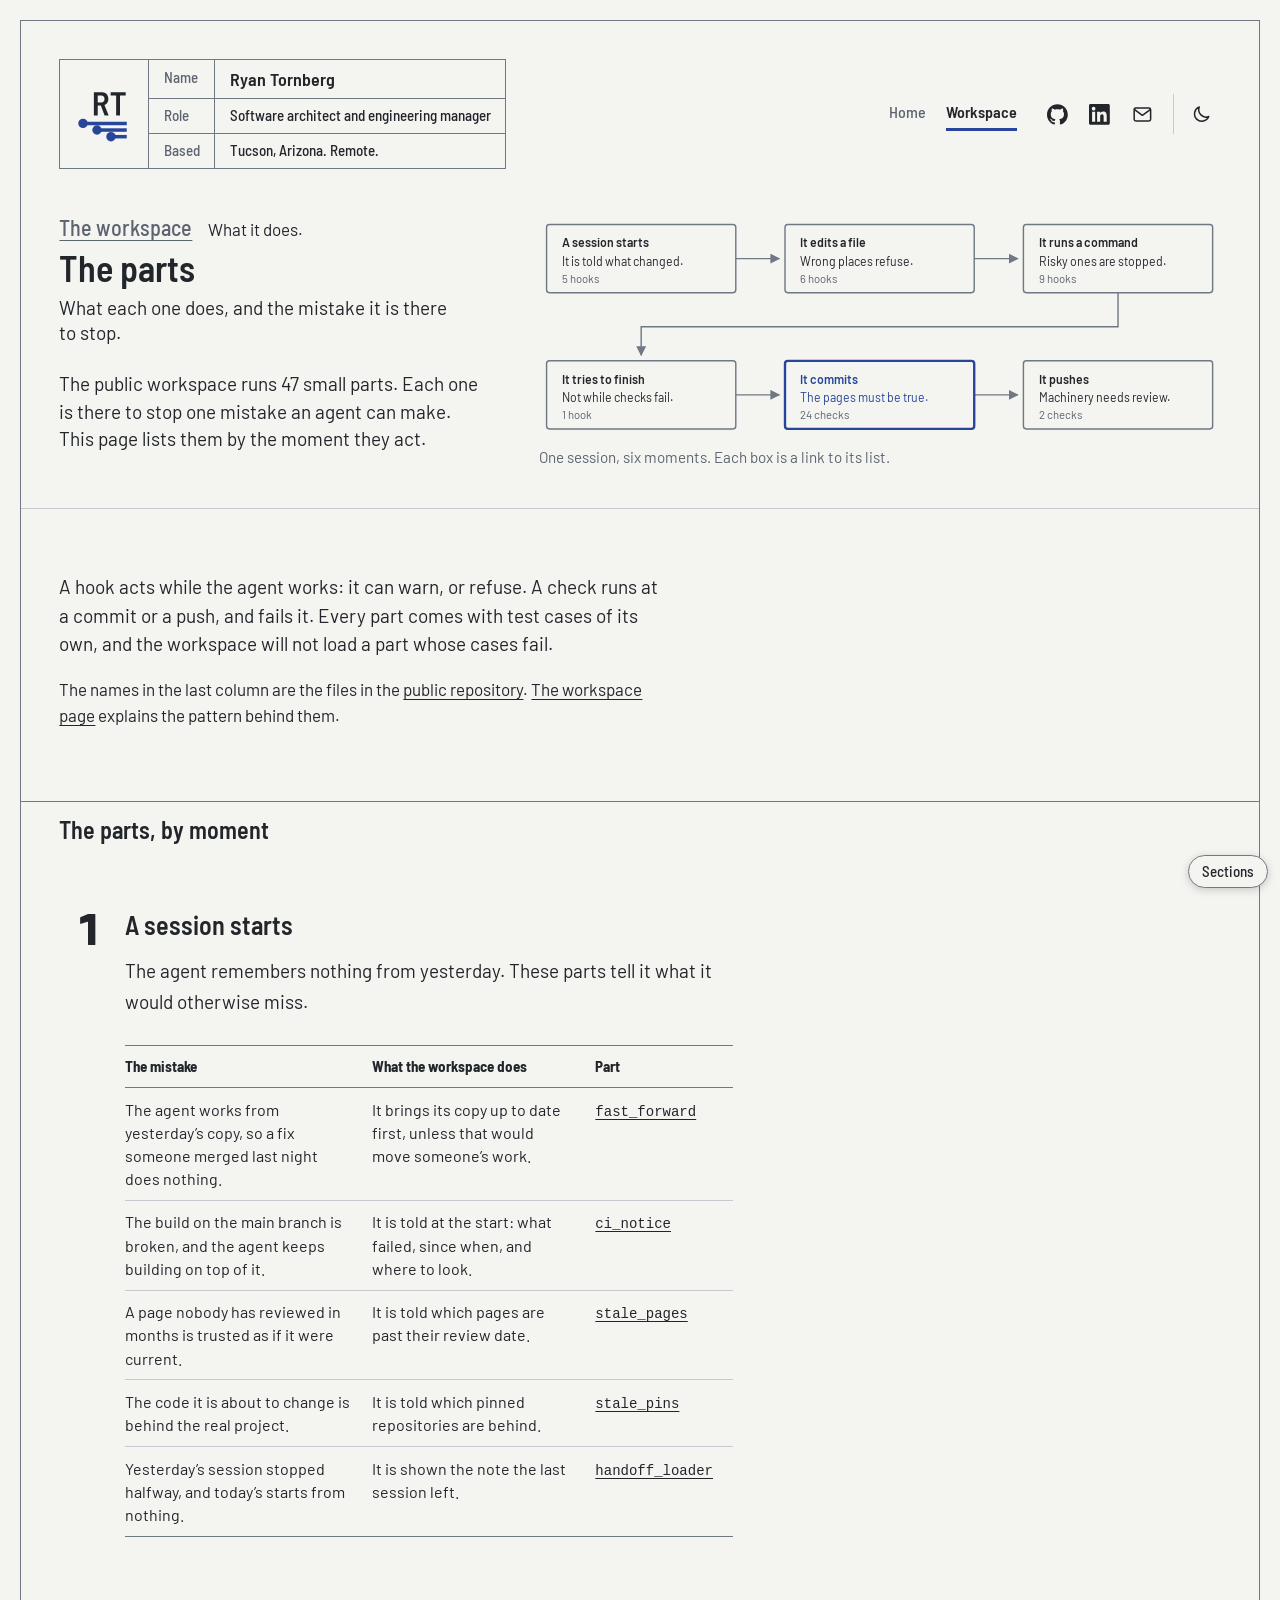
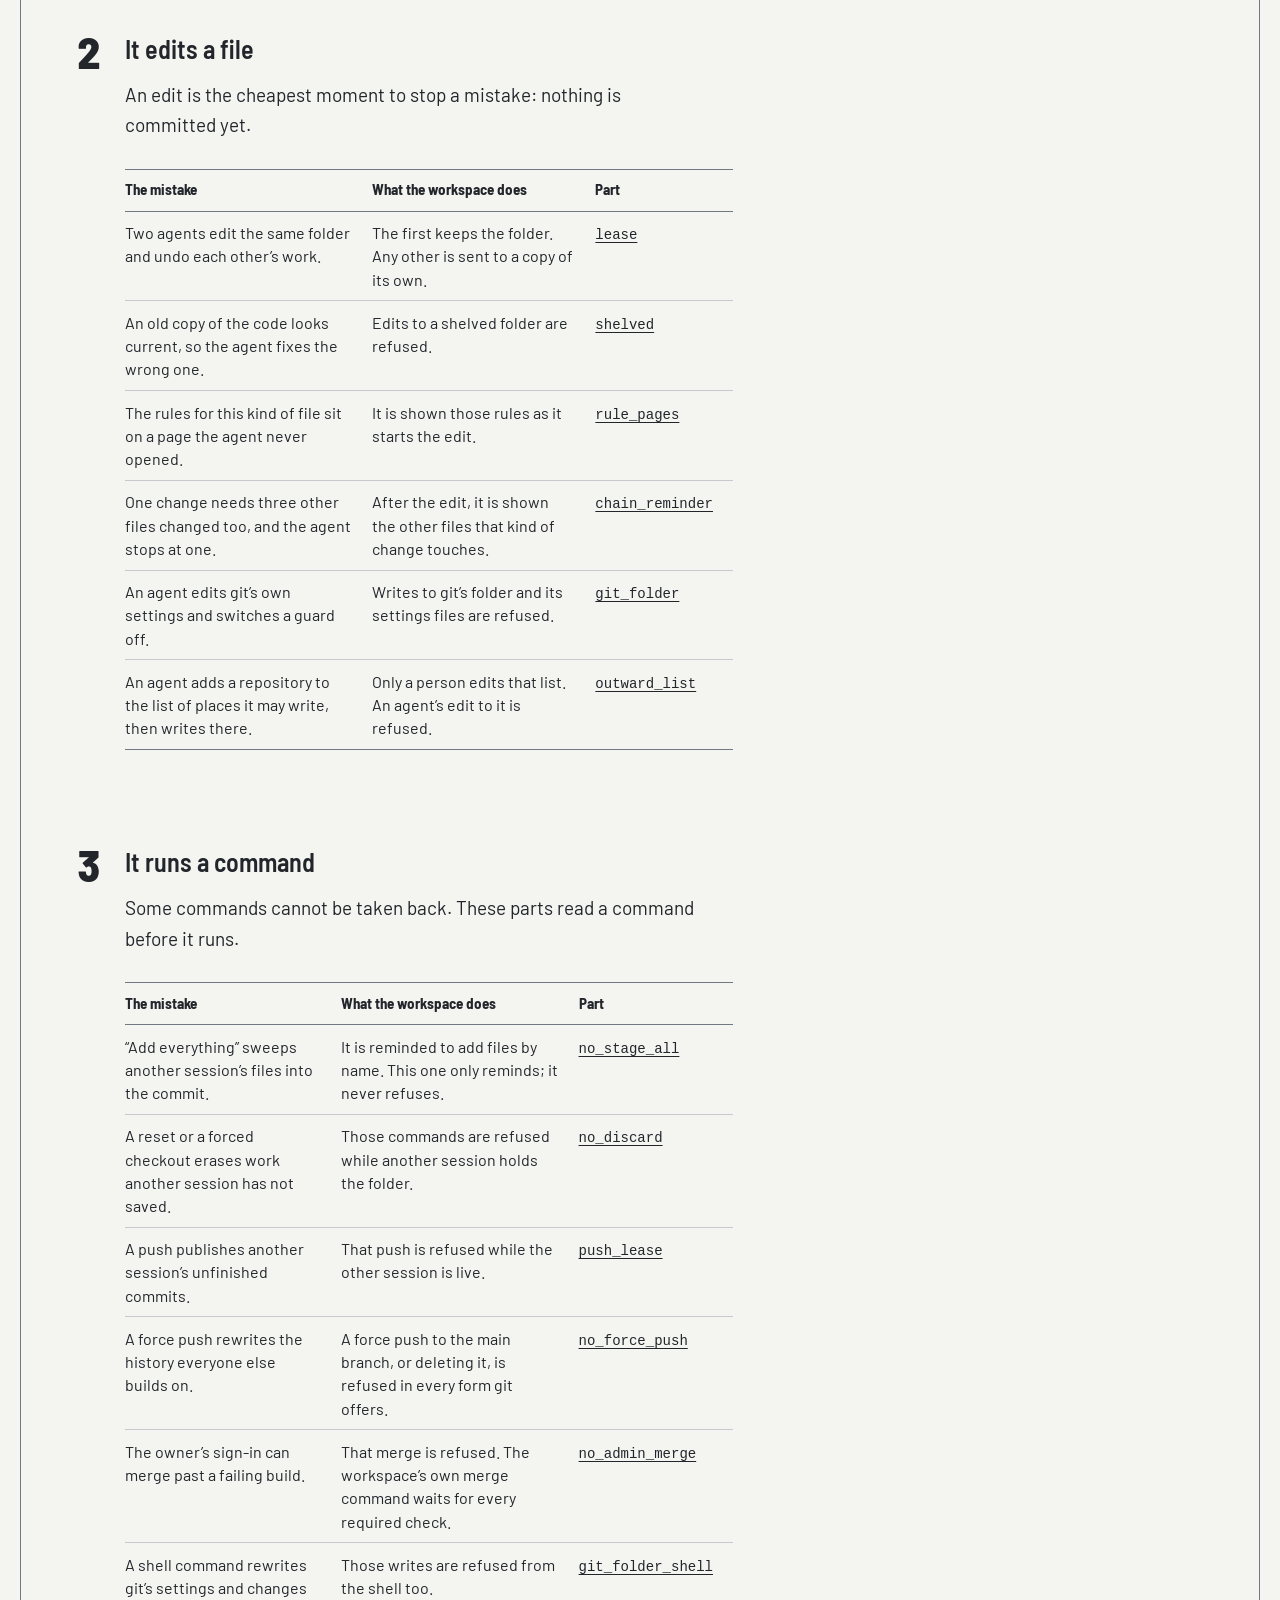
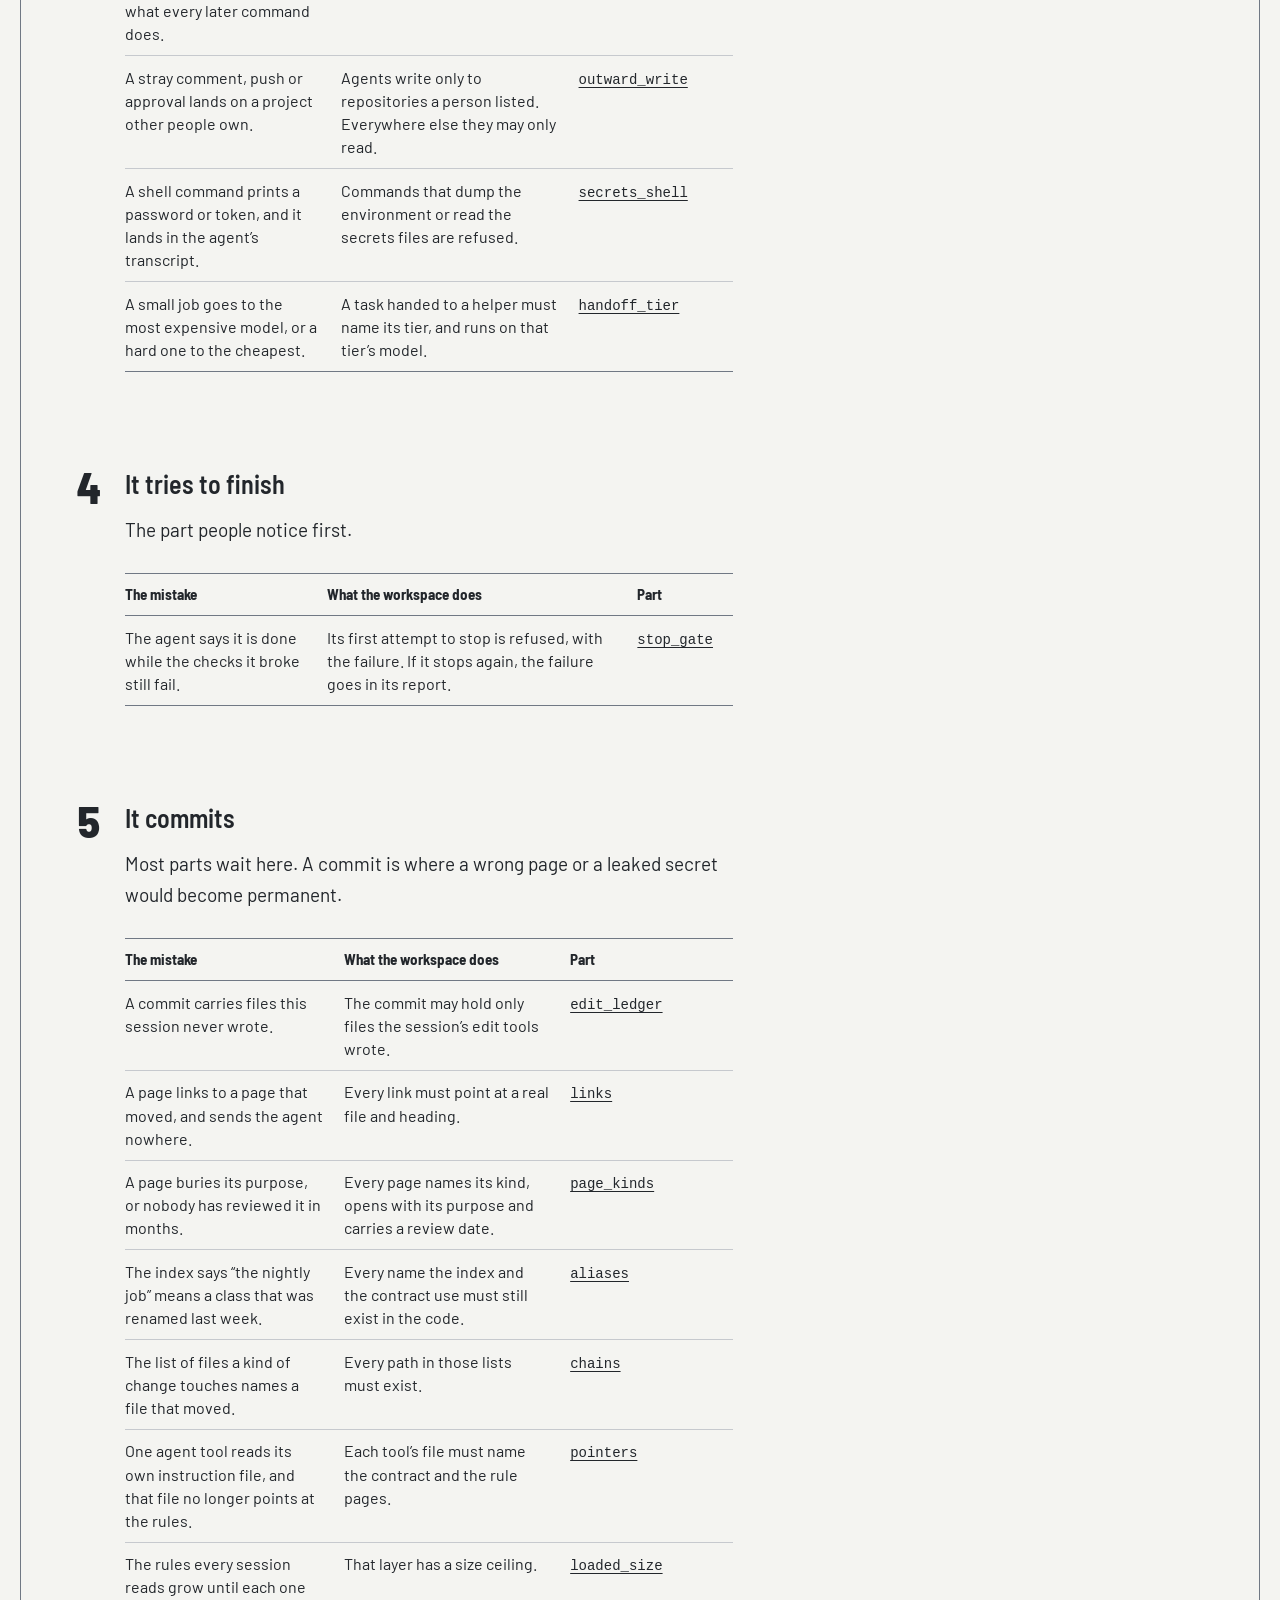
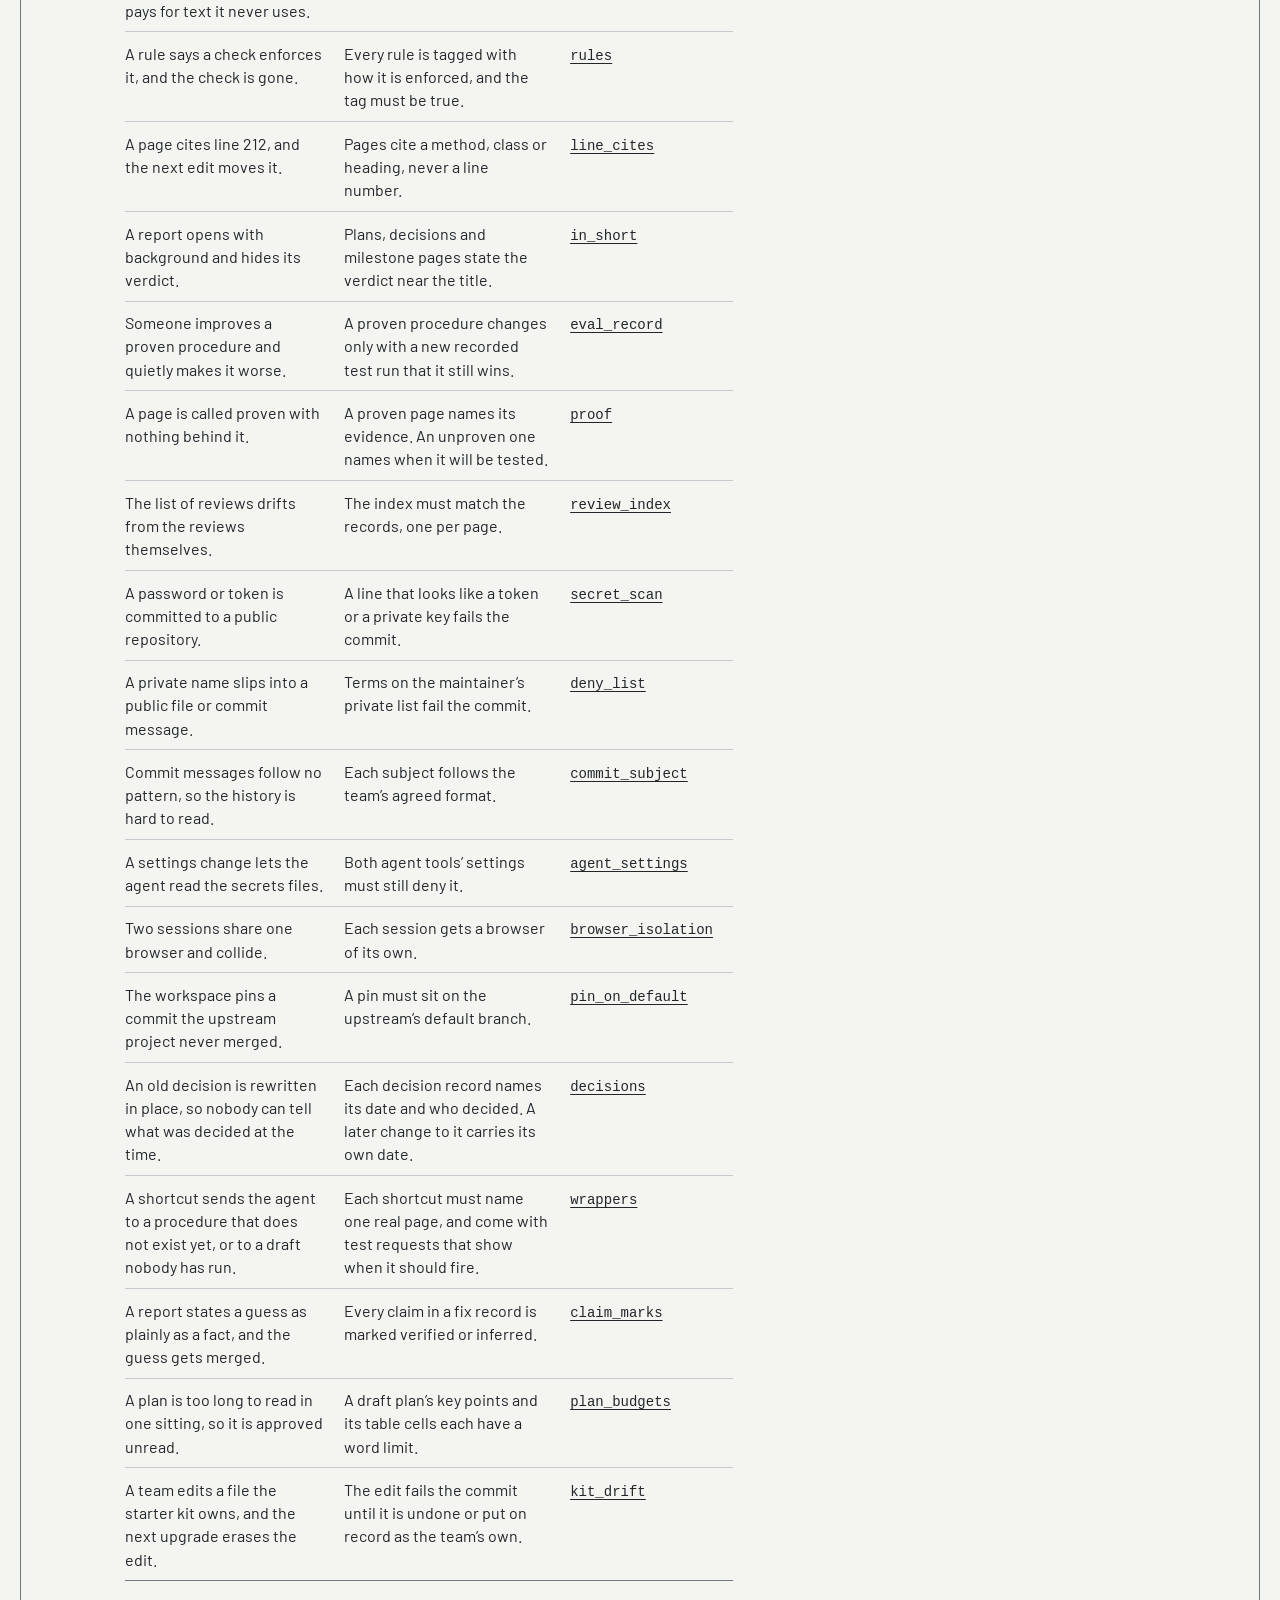
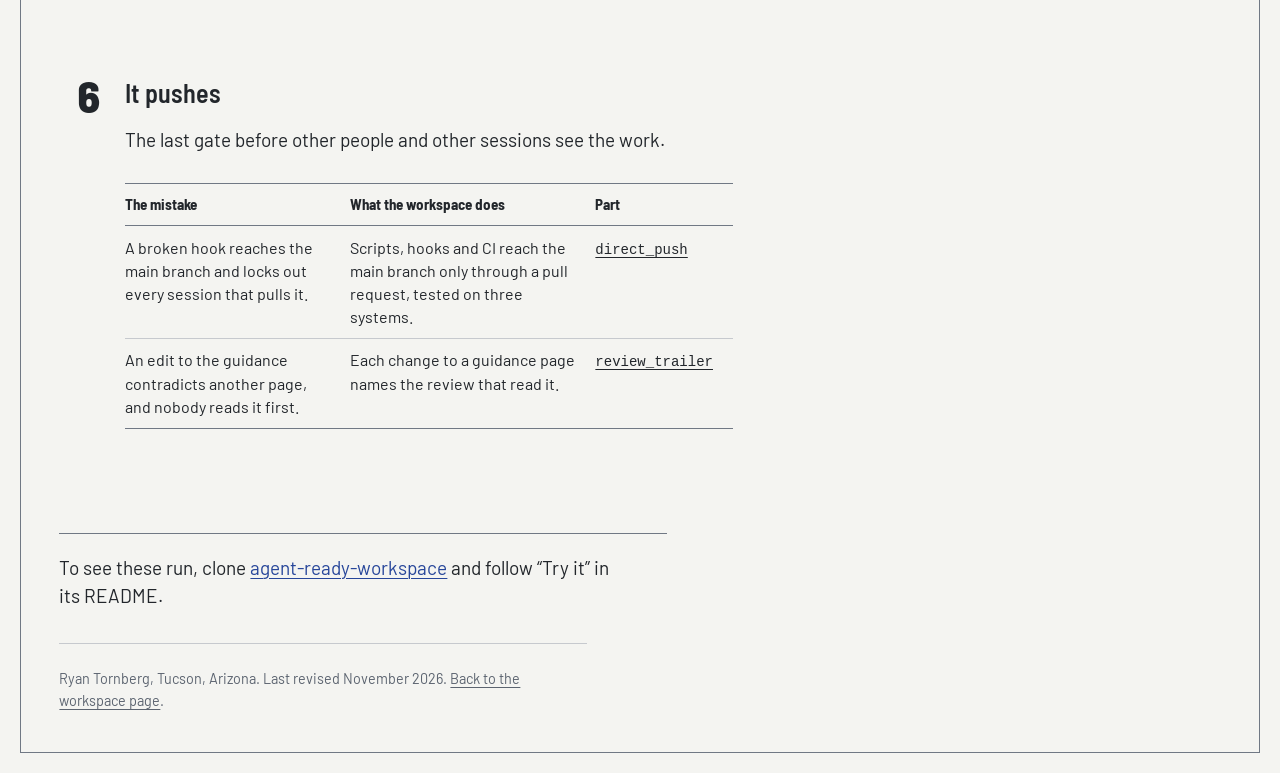
<file: workspace/why/index.html>
<!doctype html>
<html lang="en">
<head>
  <meta charset="utf-8">
  <title>The parts | The agent workspace | Ryan Tornberg</title>
  <meta http-equiv="refresh" content="0; url=../parts/">
  <link rel="canonical" href="https://ryantornberg.com/workspace/parts/">
</head>
<body>
  <p>This page moved to <a href="../parts/">The parts</a>.</p>
</body>
</html>
</file>
<file: sheet.css>
/* ryantornberg.com, home page: a drawing sheet.
   A framed sheet, a title block for the name, and the career drawn as the first figure.
   One family in two widths: Barlow for text, Barlow Semi Condensed for lettering. */
:root {
  --paper: #f4f4f1;
  --ink: #22262b;
  --muted: #5c6470;
  --rule: #c6c9ce;
  --link: #27469a;
  --text: "Barlow", "Helvetica Neue", Arial, sans-serif;
  --letter: "Barlow Semi Condensed", "Arial Narrow", Arial, sans-serif;
  --measure: 36em;
  color-scheme: light dark;
}
@media (prefers-color-scheme: dark) {
  :root:not([data-theme="light"]) { --paper: #15181c; --ink: #e2e5ea; --muted: #a0a8b4; --rule: #3a4048; --link: #9db4f5; }
}
:root[data-theme="dark"] { --paper: #15181c; --ink: #e2e5ea; --muted: #a0a8b4; --rule: #3a4048; --link: #9db4f5; }

*, *::before, *::after { box-sizing: border-box; }
html { -webkit-text-size-adjust: 100%; }
body { margin: 0; padding: clamp(0.5rem, 1.6vw, 1.25rem); background: var(--paper); color: var(--ink); font: 400 1.0625rem/1.55 var(--text); }
a { color: inherit; text-underline-offset: 0.2em; text-decoration-thickness: 1px; }
a:hover { color: var(--link); }
:focus-visible { outline: 3px solid var(--link); outline-offset: 3px; }
p { margin: 0; }

.sheet { max-width: 78rem; margin: 0 auto; border: 1.5px solid var(--line); padding: clamp(1rem, 3vw, 2.5rem); }

.lead { font-size: clamp(1.1875rem, 2.1vw, 1.4375rem); line-height: 1.4; max-width: 34em; margin: clamp(1.75rem, 4vw, 2.75rem) 0 clamp(1.5rem, 3vw, 2.25rem); text-wrap: pretty; }

/* Sections: a ruled line, a small lettered heading, then the content. */
main > section { margin-block-start: clamp(2.25rem, 5vw, 3.5rem); padding-block-start: 1.25rem; border-block-start: 1px solid var(--rule); }
h2 { margin: 0 0 1.25rem; font: 600 1.25rem/1.2 var(--letter); }
h3 { margin: 0; font: 600 1.125rem/1.3 var(--letter); }

.career { list-style: none; margin: 0; padding: 0; }
.career > li { display: grid; gap: 0.2rem 2rem; padding-block: 0.9rem; border-block-start: 1px solid var(--rule); }
.career > li:first-child { border-block-start: 0; padding-block-start: 0; }
.career .when { font: 500 1rem/1.5 var(--letter); color: var(--muted); }
.career .who p { color: var(--muted); font-size: 0.9375rem; line-height: 1.4; }
.career > li > p:last-child { max-width: var(--measure); }
@media (min-width: 960px) { .career > li { grid-template-columns: 7rem minmax(0, 4fr) minmax(0, 7fr); } }

.outcomes { list-style: none; margin: 0; padding: 0; display: grid; gap: 1.5rem 2.5rem; grid-template-columns: repeat(auto-fit, minmax(17rem, 1fr)); }
.outcomes p { margin-block-start: 0.3rem; font-size: 1rem; }

/* Figures. Each is numbered; on a wide sheet the caption sits beside the drawing. */
main { counter-reset: figure; }
figure { margin: 0; counter-increment: figure; scroll-margin-top: 1rem; }
figure .plate { overflow-x: auto; }
figure svg { display: block; width: 100%; height: auto; min-width: 660px; max-width: 780px; font-family: var(--text); }
figure.wide svg { max-width: none; min-width: 940px; }   /* keeps its labels readable; the plate scrolls on a phone */
figcaption { margin-block-start: 0.75rem; font-size: 0.9375rem; line-height: 1.45; color: var(--muted); max-width: 44em; }
figcaption::before { content: "Figure " counter(figure) ". "; font: 600 0.9375rem var(--letter); color: var(--ink); }
.drawings .note { max-width: var(--measure); margin-block-end: 0.5rem; }
.drawings figure { padding-block: 1.5rem; border-block-start: 1px solid var(--rule); }
.drawings figure:first-of-type { border-block-start: 0; }
@media (min-width: 1100px) {
  .drawings figure { display: grid; grid-template-columns: minmax(0, 780px) minmax(0, 1fr); gap: 2.5rem; align-items: start; }
  .drawings figcaption { margin-block-start: 0.25rem; }
}

.contact .block { margin-inline-start: auto; }
.contact { margin-block-end: 0.25rem; }

/* Lines are their own colour. At the ink's full strength they outweigh the text, most of all on the dark
   sheet, so borders and drawing outlines step back to a mid grey in both themes. The accent lines stay blue. */
:root { --line: #707884; }
@media (prefers-color-scheme: dark) { :root:not([data-theme="light"]) { --line: #8a93a0; } }
:root[data-theme="dark"] { --line: #8a93a0; }
svg [stroke="currentColor"] { stroke: var(--line); }
svg marker [fill="currentColor"] { fill: var(--line); }

/* A figure can carry a second, portrait drawing for narrow screens. The page shows one or the other,
   so nothing scrolls sideways. Change a label in one and change it in the other. */
figure .fig-tall { display: none; }
@media (max-width: 760px) {
  figure .has-tall .fig-wide { display: none; }
  figure .has-tall .fig-tall { display: block; min-width: 0; max-width: 26rem; }
  figure .plate.has-tall { background: none; overflow-x: visible; }
}

/* Employer marks in the timeline. Ephibian's navy wordmark is unreadable on dark paper, so it is drawn in one light tone there. */
@media (prefers-color-scheme: dark) { :root:not([data-theme="light"]) .logo-eph { filter: brightness(0) invert(0.9); } }
:root[data-theme="dark"] .logo-eph { filter: brightness(0) invert(0.9); }

/* Employer marks beside the Career headings, matching the timeline. */
.career .who h3 { display: flex; align-items: center; gap: 0.45rem; min-height: 1.5rem; }
.career .who .mk { height: 1.35rem; width: auto; flex: none; }
.career .who svg.wm { height: 0.95rem; width: auto; }
.career .who img.wm { height: 1.2rem; width: auto; }

/* The public repository link carries the GitHub mark. */
.repo { white-space: nowrap; }
.repo svg { width: 1em; height: 1em; vertical-align: -0.14em; margin-inline-end: 0.3em; }
</file>
<file: header.css>
/* The site header: the title block and the links. Both pages load this one file,
   so the header cannot drift between them. */
.top { display: flex; flex-wrap: wrap; justify-content: space-between; align-items: center; gap: 0.9rem 2rem; font-family: "Barlow Semi Condensed", "Arial Narrow", Arial, sans-serif; }
.top a { color: inherit; text-underline-offset: 0.2em; text-decoration-thickness: 1px; }
.top a:hover { color: var(--link); }
.top nav { display: flex; flex-wrap: nowrap; align-items: center; gap: 0.15rem; font-size: 1rem; font-weight: 500; line-height: 1.3; }
/* The page you are on carries a heavy blue bar, like a selected tab. The other is a plain link. */
.top nav .word { margin-inline-end: 1.1rem; padding-block: 0.3rem; text-decoration: none; color: var(--muted); border-block-end: 3px solid transparent; }
.top nav .word:hover { color: var(--link); border-block-end-color: var(--rule); }
.top nav .word[aria-current] { color: var(--ink); font-weight: 600; border-block-end-color: var(--link); }
.top .ico { display: grid; place-items: center; width: 2.5rem; height: 2.5rem; padding: 0; color: inherit; background: none; border: 0; border-radius: 2px; cursor: pointer; opacity: 1; }
.top .ico svg { width: 1.3rem; height: 1.3rem; display: block; }
.top .ico:hover { color: var(--link); }
/* The theme switch is a control, not a destination: a rule sets it apart from the links. */
.top .theme-toggle { margin-inline-start: 0.5rem; padding-inline-start: 0.5rem; width: 3rem; border-inline-start: 1px solid var(--rule); border-radius: 0; }
.top .theme-toggle .sun, .top .theme-toggle[data-mode="dark"] .moon { display: none; }
.top .theme-toggle[data-mode="dark"] .sun { display: block; }
/* On a phone the links become a bar of their own above the title block, closed by a rule,
   so the links, the title block and the opening line read as three separate things. */
@media (max-width: 640px) {
  .top { gap: 1.1rem; }
  .top nav { order: -1; width: 100%; padding-block-end: 0.5rem; border-block-end: 1px solid var(--rule); }
  .top nav .word + .ico { margin-inline-start: auto; }
  .top .block { width: 100%; grid-template-columns: auto 1fr; }
}
.block { display: grid; grid-template-columns: auto minmax(0, auto); width: max-content; max-width: 100%; margin: 0; border: 1.5px solid var(--line); font: 500 0.9375rem/1.3 "Barlow Semi Condensed", "Arial Narrow", Arial, sans-serif; }
.block dt, .block dd { margin: 0; padding: 0.45rem 0.9rem; border-block-start: 1px solid var(--line); }
.block dt, .top .block dt { color: var(--muted); font-weight: 500; }
.block dd { border-inline-start: 1px solid var(--line); }
.block dt:first-of-type, .block dt:first-of-type + dd { border-block-start: 0; }
.block h1, .block .nm a { margin: 0; font: 600 1.125rem/1.3 "Barlow Semi Condensed", "Arial Narrow", Arial, sans-serif; text-decoration: none; }

/* The mark sits in a cell of its own at the left of the title block, as a logo cell does on a drawing. */
.top .id { display: flex; max-width: 100%; }
.top .id .mark { flex: none; box-sizing: content-box; width: 3.5rem; height: auto; padding: 0 1rem; border: 1.5px solid var(--line); border-inline-end: 0; }
@media (max-width: 640px) {
  .top .id { width: 100%; }
  .top .id .block { width: auto; flex: 1; }
  .top .id .mark { width: 3rem; padding: 0 0.8rem; }
}
</file>
<file: styles.css>
:root {
  --ink: #16232a;
  --paper: #f2f6f6;
  --cover: #0e3a46;
  --cover-ink: #f2f6f6;
  --muted: #4d6068;
  --rule: #ccd8da;
  --link: #0f5568;
  --measure: 66ch;
  --gutter: clamp(1.25rem, 5vw, 3rem);
  --display: "Archivo", "Helvetica Neue", Arial, sans-serif;
  --body: "Source Serif 4", Georgia, "Times New Roman", serif;
  color-scheme: light dark;
}

@media (prefers-color-scheme: dark) {
  :root:not([data-theme="light"]) {
    --ink: #dde7ea;
    --paper: #0f1417;
    --cover: #125463;
    --cover-ink: #f2f6f6;
    --muted: #93a4aa;
    --rule: #253338;
    --link: #5cc2d6;
  }
}

:root[data-theme="dark"] {
  --ink: #dde7ea;
  --paper: #0f1417;
  --cover: #125463;
  --cover-ink: #f2f6f6;
  --muted: #93a4aa;
  --rule: #253338;
  --link: #5cc2d6;
}

*, *::before, *::after { box-sizing: border-box; }

html { -webkit-text-size-adjust: 100%; }

body {
  margin: 0;
  background: var(--paper);
  color: var(--ink);
  font-family: var(--body);
  font-size: 1.125rem;
  line-height: 1.6;
  font-optical-sizing: auto;
}

a { color: var(--link); text-underline-offset: 0.18em; text-decoration-thickness: 1px; }
a:hover { text-decoration-thickness: 2px; }
:focus-visible { outline: 3px solid var(--link); outline-offset: 3px; border-radius: 2px; }

.wrap {
  max-width: calc(72rem + 2 * var(--gutter));
  margin: 0 auto;
  padding-inline: var(--gutter);
}

/* The cover: one saturated field, type as the image */
.cover {
  background: var(--cover);
  color: var(--cover-ink);
  padding-block: clamp(1.25rem, 2.5vw, 1.75rem) clamp(2rem, 4vw, 2.75rem);
}

.cover a { color: inherit; }

.masthead {
  display: flex;
  flex-wrap: wrap;
  justify-content: space-between;
  gap: 0.5rem 1.5rem;
  font-family: var(--display);
  font-size: 1rem;
  font-weight: 600;
  font-stretch: 100%;
  margin-bottom: clamp(1.75rem, 4vw, 2.5rem);
}

.masthead nav { display: flex; flex-wrap: wrap; align-items: center; gap: 0.4rem 1.25rem; font-weight: 500; }

.theme-toggle {
  font: inherit;
  font-weight: 500;
  color: inherit;
  background: none;
  border: 1px solid var(--line);
  border-radius: 999px;
  padding: 0.15em 0.75em;
  cursor: pointer;
  opacity: 0.75;
}
.theme-toggle:hover { opacity: 1; }
.masthead nav a { text-decoration: none; }
.masthead nav a:hover { text-decoration: underline; }

.cover h1 {
  font-family: var(--display);
  font-stretch: 62%;
  font-weight: 800;
  font-size: clamp(2.25rem, 5vw, 3.5rem);
  line-height: 0.88;
  letter-spacing: -0.01em;
  margin: 0 0 clamp(1.5rem, 4vw, 2.25rem);
}

.cover .lede {
  text-wrap: balance;
  font-size: clamp(1.0625rem, 1.6vw, 1.1875rem);
  line-height: 1.45;
  max-width: 34em;
  margin: 0;
}

/* Proof points as measures, separated by barlines, ending in a final barline */
.bars {
  list-style: none;
  margin: 0;
  padding: 0;
  display: grid;
  grid-template-columns: repeat(3, 1fr);
  border-block-end: 1px solid var(--rule);
}

.bars li {
  position: relative;
  padding: 1.75rem 1.5rem 1.75rem 1.25rem;
  border-inline-start: 1.5px solid var(--line);
  font-size: 1rem;
  line-height: 1.5;
}

.bars li:last-child { padding-inline-end: 2.25rem; }

.bars li:last-child::after {
  content: "";
  position: absolute;
  inset-block: 0;
  inset-inline-end: 0;
  width: 9px;
  border-inline-start: 1.5px solid var(--line);
  border-inline-end: 5px solid var(--line);
}

.bars strong {
  display: block;
  font-family: var(--display);
  font-stretch: 75%;
  font-weight: 700;
  font-size: 1.5rem;
  line-height: 1.1;
  margin-bottom: 0.4rem;
}

@media (max-width: 760px) {
  .bars { grid-template-columns: 1fr; border-block-end: 0; }
  .bars li { border-inline-start: 0; border-block-start: 1.5px solid var(--line); padding-inline: 0; }
  .bars li:last-child { padding-inline-end: 0; padding-block-end: 2.25rem; }
  .bars li:last-child::after {
    inset-block: auto 0;
    inset-inline: 0;
    width: auto;
    height: 9px;
    border-inline: 0;
    border-block-start: 1.5px solid var(--line);
    border-block-end: 5px solid var(--line);
  }
}

main section { padding-block: clamp(2.5rem, 7vw, 4.5rem) 0; max-width: var(--measure); }
article > * { max-width: var(--measure); }
footer { max-width: var(--measure); }

h2 {
  font-family: var(--display);
  font-stretch: 75%;
  font-weight: 700;
  font-size: clamp(1.75rem, 4vw, 2.25rem);
  line-height: 1.1;
  margin: 0 0 1.25rem;
}

h3 {
  font-family: var(--display);
  font-stretch: 87.5%;
  font-weight: 650;
  font-size: 1.25rem;
  line-height: 1.25;
  margin: 2rem 0 0.4rem;
}

p { margin: 0 0 1.1rem; text-wrap: pretty; }

.work h3:first-of-type { margin-top: 0; }

.contact dl { margin: 0; display: grid; grid-template-columns: max-content 1fr; gap: 0.5rem 1.5rem; }
.contact dt { font-family: var(--display); font-weight: 600; font-stretch: 87.5%; }
.contact dd { margin: 0; }

footer {
  margin-top: clamp(3rem, 8vw, 5rem);
  padding-block: 1.5rem 2.5rem;
  border-block-start: 1px solid var(--rule);
  color: var(--muted);
  font-size: 0.9rem;
}

/* Essay pages */
.cover.short { padding-block-end: clamp(2rem, 6vw, 3.5rem); }
.cover.short .masthead { margin-bottom: clamp(2rem, 7vw, 4rem); }
.cover.short h1 { font-size: clamp(2.75rem, 9vw, 5.5rem); max-width: 14ch; }

article { padding-block-start: clamp(2rem, 6vw, 3.5rem); }
article p, article li { line-height: 1.7; }
article h2 { margin-top: 2.5rem; font-size: 1.75rem; }
article blockquote {
  margin: 1.75rem 0;
  padding-inline-start: 1.25rem;
  border-inline-start: 5px solid var(--line);
  font-size: 1.25rem;
  line-height: 1.5;
}
article ul { padding-inline-start: 1.25rem; }
article li { margin-bottom: 0.6rem; }
.byline { color: var(--muted); font-size: 1rem; }

/* Figures — see DIAGRAMS.md */
article, .diagrams { counter-reset: figure; }

/* Diagrams take the wide frame; their prose keeps the reading measure. */
.diagrams { max-width: none; }
.diagrams > h2,
.diagrams > p { max-width: var(--measure); }

figure {
  margin: 2.25rem 0;
  scroll-margin-top: 1.5rem;
  counter-increment: figure;
  max-width: none;
}

figure .plate {
  overflow-x: auto;
  padding-bottom: 0.25rem;
  border-block: 1px solid var(--rule);
  padding-block: 1.25rem;
}

figure svg {
  display: block;
  width: 100%;
  min-width: 680px;          /* keeps 12px labels ≥ 11px rendered; the plate scrolls on a phone */
  max-width: 780px;
  height: auto;
  font-family: system-ui, -apple-system, "Segoe UI", sans-serif;
}

figcaption {
  margin-top: 0.7rem;
  font-size: 0.95rem;
  line-height: 1.45;
  color: var(--muted);
  max-width: var(--measure);
}

figcaption::before {
  content: "Figure " counter(figure) ". ";
  font-family: var(--display);
  font-stretch: 87.5%;
  font-weight: 700;
  color: var(--ink);
}

/* ------------------------------------------------------------------
   Workspace page: a second sleeve in the series.
   Same type and figure system; its own field color, pine with paper type.
   ------------------------------------------------------------------ */
.ws {
  --col: 38rem;
  --field: #273d30;
  --field-ink: #f2f6f6;
  --sheet: #fbfdfd;
  --mono: ui-monospace, "SF Mono", Menlo, Consolas, monospace;
}
@media (prefers-color-scheme: dark) {
  :root:not([data-theme="light"]) .ws { --field: #355342; --sheet: #151d21; }
}
:root[data-theme="dark"] .ws { --field: #355342; --sheet: #151d21; }

.ws main { counter-reset: figure; }

/* Cover: the three inputs, set as type. The third one is the subject. */
.ws .cover {
  background: var(--field);
  color: var(--field-ink);
  overflow: hidden;
  padding-block-end: clamp(2.5rem, 6vw, 4rem);
}
.ws .masthead > a { text-decoration: none; }
.ws .masthead > a:hover { text-decoration: underline; }
.ws .theme-toggle { opacity: 1; }

.trio { margin: clamp(1.25rem, 4vw, 2.5rem) 0 1.5rem; }
.trio p { margin: 0; }
.trio .arrives {
  display: flex;
  flex-wrap: wrap;
  align-items: baseline;
  gap: 0 1rem;
}
.trio .who {
  font-family: var(--display);
  font-stretch: 62%;
  font-weight: 600;
  font-size: clamp(1.5rem, 3.4vw, 2.5rem);
  line-height: 1;
}
.trio .brings { font-size: clamp(0.95rem, 1.4vw, 1.0625rem); line-height: 1.35; }
.trio h1 {
  margin: 0.1em 0 0;
  font-family: var(--display);
  font-stretch: 62%;
  font-weight: 800;
  font-size: clamp(2.25rem, 5.6vw, 4rem);
  line-height: 0.95;
  letter-spacing: -0.01em;
}
.trio .last { font-size: clamp(1.0625rem, 1.6vw, 1.1875rem); max-width: 34em; margin-top: 0.4rem; }
.ws .cover .lede { max-width: 30em; font-size: clamp(1.0625rem, 1.6vw, 1.1875rem); }

/* Intro and the contents, set like the back of a sleeve */
.intro { padding-block-start: clamp(2.5rem, 6vw, 4rem); max-width: var(--col); }
.intro p:first-child { font-size: 1.25rem; line-height: 1.5; }

.tracks { padding-block: clamp(1.5rem, 4vw, 2.5rem) 0; }
.sides {
  display: grid;
  grid-template-columns: repeat(auto-fill, minmax(13rem, 1fr));
  gap: 2rem 2.5rem;
}
@media (min-width: 1100px) { .sides { grid-template-columns: repeat(5, 1fr); gap: 2rem 1.75rem; } }
.side h3 {
  margin: 0 0 0.5rem;
  padding-block-start: 0.6rem;
  border-block-start: 6px solid var(--field);
  font-size: 1.125rem;
}
.side ul { list-style: none; margin: 0; padding: 0; }
.side li {
  display: grid;
  grid-template-columns: 2.25rem 1fr;
  align-items: baseline;
  padding-block: 0.35rem;
  border-block-end: 1px solid var(--rule);
  font-size: 1rem;
  line-height: 1.35;
}
.side .n,
.sec h3 .n {
  font-family: var(--display);
  font-stretch: 62%;
  font-weight: 800;
  font-variant-numeric: tabular-nums;
}
.side .n { font-size: 1.125rem; }
.side a { text-decoration: none; }
.side a:hover { text-decoration: underline; }

/* Part openers: the cover's field, echoed */
.band {
  background: var(--field);
  color: var(--field-ink);
  margin-block-start: clamp(3.5rem, 9vw, 6rem);
}
.band h2 {
  margin: 0;
  padding-block: clamp(1.1rem, 2.6vw, 1.75rem) clamp(0.9rem, 2.2vw, 1.4rem);
  font-stretch: 62%;
  font-weight: 800;
  font-size: clamp(1.75rem, 4vw, 2.75rem);
  line-height: 0.95;
}

/* Sections: text keeps the measure; figures take the wide frame;
   glosses sit in the right margin on wide screens. */
.ws .sec {
  padding-block: clamp(2.5rem, 6vw, 4rem) 0;
  max-width: calc(var(--col) + 19rem);
}
.ws .sec::after { content: ""; display: table; clear: both; }
.sec > * { max-width: var(--col); }
.sec > figure { max-width: 780px; clear: both; }
.sec h3 {
  font-stretch: 75%;
  font-weight: 700;
  font-size: clamp(1.75rem, 4vw, 2.375rem);
  line-height: 1.05;
  margin: 0 0 1rem;
  position: relative;
}
.sec h3 .n { margin-inline-end: 0.3em; }
.deck {
  font-size: clamp(1.25rem, 2vw, 1.4375rem);
  line-height: 1.4;
  max-width: 32em;
  margin-bottom: 1.5rem;
}
.ws .sec p { line-height: 1.65; }
.ws .sec .gloss { line-height: 1.45; }

.gloss {
  font-size: 0.9375rem;
  line-height: 1.45;
  color: var(--muted);
  margin: 0 0 1.1rem;
  padding-inline-start: 0.9rem;
  border-inline-start: 1.5px solid var(--line);
}
.gloss b {
  font-family: var(--display);
  font-stretch: 87.5%;
  font-weight: 650;
  color: var(--ink);
}

@media (min-width: 1100px) {
  .flow { padding-inline-start: 6.5rem; }
  .sec h3 .n {
    position: absolute;
    right: calc(100% + 1.5rem);
    top: 0.02em;
    margin: 0;
    font-size: 1.7em;
    line-height: 0.8;
  }
  .gloss {
    float: right;
    clear: right;
    width: 15.5rem;
    margin: 0.3rem 0 1rem 1.5rem;
    padding-inline-start: 0;
    border-inline-start: 0;
    padding-block-start: 0.5rem;
    border-block-start: 1.5px solid var(--line);
  }
}

/* Tables */
.t {
  width: 100%;
  border-collapse: collapse;
  margin: 1.75rem 0 2rem;
  font-size: 1rem;
  line-height: 1.45;
}
.t caption {
  text-align: left;
  font-family: var(--display);
  font-stretch: 87.5%;
  font-weight: 700;
  font-size: 1.0625rem;
  padding-block-end: 0.6rem;
}
.t th,
.t td { text-align: left; vertical-align: top; padding: 0.6rem 1.25rem 0.6rem 0; }
.t thead th {
  font-family: var(--display);
  font-stretch: 87.5%;
  font-weight: 650;
  font-size: 0.9375rem;
  vertical-align: bottom;
  border-block: 1.5px solid var(--line);
}
.t tbody th {
  font-family: var(--display);
  font-stretch: 87.5%;
  font-weight: 600;
  font-size: 1rem;
}
.t tbody th,
.t tbody td { border-block-end: 1px solid var(--rule); }
.t tbody tr:last-child > * { border-block-end: 1.5px solid var(--line); }
.t code { font-family: var(--mono); font-size: 0.875rem; }

.router tbody th { font-stretch: 75%; font-weight: 700; font-size: 1.1875rem; line-height: 1.2; width: 45%; }
.aliases { max-width: 28rem; }
.versions thead th.v2 { background: var(--field); color: var(--field-ink); padding-inline-start: 0.6rem; }
/* The field is dark in both themes, so its heading is always the light paper colour. */
.ws .versions thead th.v2 { color: #f4f4f1; }
.versions tbody td:last-child { padding-inline-start: 0.6rem; }
.hooks td:last-child { white-space: nowrap; font-family: var(--display); font-stretch: 87.5%; font-weight: 600; }

.sr {
  position: absolute;
  width: 1px; height: 1px;
  overflow: hidden;
  clip-path: inset(50%);
  white-space: nowrap;
}

@media (max-width: 640px) {
  .t.stack thead { position: absolute; width: 1px; height: 1px; overflow: hidden; clip-path: inset(50%); }
  .t.stack tr { display: block; padding-block: 0.7rem; border-block-end: 1px solid var(--rule); }
  .t.stack tbody tr:first-child { border-block-start: 1.5px solid var(--line); }
  .t.stack tbody tr:last-child { border-block-end: 1.5px solid var(--line); }
  .t.stack th,
  .t.stack td { display: block; padding: 0.1rem 0; border: 0; }
  .t.stack tbody tr:last-child > * { border: 0; }
  .t.stack td[data-label]::before {
    content: attr(data-label);
    display: block;
    margin-block-start: 0.35rem;
    font-family: var(--display);
    font-stretch: 87.5%;
    font-weight: 600;
    font-size: 0.8125rem;
    color: var(--muted);
  }
  .router tbody th { width: auto; }
  .versions tbody td:last-child { padding-inline-start: 0; }
  .hooks td:last-child { white-space: normal; }
}

/* The size gate: four conditions as four bars, ending in a final barline */
.bars.four { grid-template-columns: repeat(4, 1fr); margin: 0.5rem 0 1.5rem; max-width: calc(var(--col) + 6rem); }
.bars.four li { padding-block: 1.1rem; }
.bars.four strong { margin: 0; font-size: 1.375rem; }
@media (max-width: 760px) {
  .bars.four { grid-template-columns: 1fr; }
  .bars.four li { padding-block: 0.7rem; }
  .bars.four li:last-child { padding-block-end: 1.6rem; }
}

/* Callout: a repeat sign, the site's barline turned to face the text */
.rule-box {
  position: relative;
  margin: 1.75rem 0;
  padding: 0.25rem 0 0.25rem 1.6rem;
}
.rule-box::before {
  content: "";
  position: absolute;
  inset-block: 0;
  inset-inline-start: 0;
  width: 9px;
  border-inline-start: 5px solid var(--line);
  border-inline-end: 1.5px solid var(--line);
}
.rule-box p { margin: 0; font-size: 1.125rem; }

/* Specimens: sample documents, shown as sheets */
.specimen {
  margin: 1.75rem 0 2rem;
  background: var(--sheet);
  border: 1.5px solid var(--line);
  border-radius: 3px;
  padding: 1rem 1.25rem 1.1rem;
}
.specimen .sp-title {
  margin: 0 0 0.75rem;
  font-family: var(--display);
  font-stretch: 87.5%;
  font-weight: 700;
  font-size: 1rem;
}
.specimen dl {
  display: grid;
  grid-template-columns: max-content 1fr;
  gap: 0.45rem 1.5rem;
  margin: 0;
}
.specimen dt { font-family: var(--mono); font-size: 0.875rem; line-height: 1.6; }
.specimen dd { margin: 0; font-size: 1rem; line-height: 1.5; }
.tree dt { white-space: nowrap; }
.anatomy dt { font-family: var(--display); font-stretch: 87.5%; font-weight: 650; font-size: 1rem; line-height: 1.5; }
.report .sp-line { margin: 0 0 0.6rem; font-family: var(--mono); font-size: 0.875rem; }
.report dt.v { font-weight: 700; }
.report dt.i { font-style: italic; color: var(--muted); }

@media (max-width: 640px) {
  .specimen dl { grid-template-columns: 1fr; gap: 0; }
  .specimen dd { margin-block-end: 0.6rem; }
  .tree dt { white-space: normal; }
}

/* Lists */
.steps { padding: 0; margin: 1.75rem 0; list-style: none; counter-reset: step; }
.steps li {
  counter-increment: step;
  position: relative;
  padding: 0.55rem 0 0.55rem 2.75rem;
  border-block-start: 1px solid var(--rule);
  line-height: 1.55;
}
.steps li:last-child { border-block-end: 1px solid var(--rule); }
.steps li::before {
  content: counter(step);
  position: absolute;
  inset-inline-start: 0;
  top: 0.45rem;
  font-family: var(--display);
  font-stretch: 62%;
  font-weight: 800;
  font-size: 1.5rem;
  line-height: 1.2;
}
.steps strong { font-family: var(--display); font-stretch: 87.5%; font-weight: 650; }

.checks { list-style: none; padding: 0; margin: 1.5rem 0; }
.checks li { position: relative; padding: 0.4rem 0 0.4rem 2rem; line-height: 1.55; }
.checks li::before {
  content: "";
  position: absolute;
  inset-inline-start: 0;
  top: 0.72rem;
  width: 0.85rem;
  height: 0.85rem;
  border: 1.5px solid var(--line);
  border-radius: 2px;
}

/* Glossary */
.glossary {
  display: grid;
  grid-template-columns: minmax(9rem, max-content) 1fr;
  gap: 0;
  margin: 0;
  border-block-start: 1.5px solid var(--line);
}
.glossary dt,
.glossary dd { padding: 0.55rem 0; border-block-end: 1px solid var(--rule); margin: 0; line-height: 1.45; }
.glossary dt { font-family: var(--display); font-stretch: 87.5%; font-weight: 650; padding-inline-end: 1.5rem; }
@media (max-width: 640px) {
  .glossary { grid-template-columns: 1fr; }
  .glossary dt { border: 0; padding-block-end: 0; }
}

/* The recorded-run figure: two columns of steps and the graders' table. replay.js steps through it. */
.ws .sec > #fig-replay { max-width: calc(var(--col) + 12rem); }
.replay {
  border: 1.5px solid var(--line);
  border-radius: 3px;
  background: var(--sheet);
  padding: 1.25rem 1.25rem 1rem;
  font-family: system-ui, -apple-system, "Segoe UI", sans-serif;
  font-size: 0.9375rem;
  line-height: 1.45;
}
.replay p { margin: 0; max-width: none; }
.replay-req { padding-block-end: 0.75rem; }
.replay-arms { display: grid; grid-template-columns: 1fr 1fr; gap: 0 2rem; padding-block: 1rem; }
.replay-t { font-weight: 600; padding-block-end: 0.35rem; }
.replay ol { margin: 0; padding-inline-start: 1.4rem; }
.replay li { padding-block: 0.2rem; line-height: 1.45; }
.replay-grades { width: 100%; border-collapse: collapse; border-block-start: 1px solid var(--rule); }
.replay-grades th, .replay-grades td { text-align: start; padding: 0.4rem 0.75rem 0.4rem 0; border-block-end: 1px solid var(--rule); font-weight: 400; }
.replay-grades thead th { font-weight: 600; }
.replay-grades td, .replay-grades thead th + th { width: 5.5rem; }
.replay-grades .fail { color: var(--link); font-weight: 700; }
.replay .is-pending { visibility: hidden; }
.replay li.is-current, .replay td.is-current { color: var(--link); font-weight: 600; }
.replay-controls { display: flex; flex-wrap: wrap; align-items: center; gap: 0.5rem; padding-block-end: 1rem; border-block-end: 1px solid var(--rule); }
.replay-controls [data-replay-mode] { background: var(--ink); color: var(--sheet); border-color: var(--ink); font-weight: 600; }
.replay-controls button {
  font: inherit;
  color: inherit;
  background: none;
  border: 1px solid var(--line);
  border-radius: 999px;
  padding: 0.2em 0.9em;
  cursor: pointer;
}
.replay-controls button:disabled { opacity: 0.4; cursor: default; }
.replay-controls [data-replay-status] { color: var(--muted); margin-inline-start: 0.25rem; }
.replay-controls[hidden] { display: none; }
@media (max-width: 640px) {
  .replay-arms { grid-template-columns: 1fr; gap: 1rem 0; }
}

/* ------------------------------------------------------------------
   2026-11-14: the drawing-sheet look, to match the home page (sheet.css).
   The workspace page is the only page that still loads this file, so the
   palette and type below replace the petrol and pine sleeves everywhere here.
   Paper, graphite ink, one blue-pencil accent; Barlow in two widths.
   ------------------------------------------------------------------ */
:root {
  --ink: #22262b; --paper: #f4f4f1; --muted: #5c6470; --rule: #c6c9ce; --link: #27469a;
  --display: "Barlow Semi Condensed", "Arial Narrow", Arial, sans-serif;
  --body: "Barlow", "Helvetica Neue", Arial, sans-serif;
}
@media (prefers-color-scheme: dark) {
  :root:not([data-theme="light"]) { --ink: #e2e5ea; --paper: #15181c; --muted: #a0a8b4; --rule: #3a4048; --link: #9db4f5; }
  :root:not([data-theme="light"]) body.ws { --sheet: #1b1f24; }
}
:root[data-theme="dark"] { --ink: #e2e5ea; --paper: #15181c; --muted: #a0a8b4; --rule: #3a4048; --link: #9db4f5; }
:root[data-theme="dark"] body.ws { --sheet: #1b1f24; }

html { scroll-padding-top: 1.5rem; }   /* a heading reached from the contents clears the bar */
body.ws {
  --field: var(--ink); --field-ink: var(--paper); --sheet: #fafaf8;
  margin: clamp(0.5rem, 1.6vw, 1.25rem);
  border: 1.5px solid var(--line);
  font-size: 1.0625rem;
  line-height: 1.55;
}
.ws a { color: inherit; }
.ws a:hover { color: var(--link); }
.ws h2, .ws h3, .ws .n, .ws strong, .ws b, .ws dt, .ws th { font-weight: 600; }
.ws .wrap { max-width: calc(76rem + 2 * var(--gutter)); }

/* The bar stays in view, so a jump from the contents never loses the way back. */
.ws .bar { position: sticky; top: 0; z-index: 5; background: var(--paper); border-block-end: 1px solid var(--rule); }
.ws .masthead { font-weight: 500; margin: 0; padding-block: 0.65rem; }
.ws .masthead nav a { text-decoration: underline; }
.ws .theme-toggle { border-radius: 2px; padding: 0.1em 0.6em; }

/* The cover and the part openers are ruled, not filled. */
.ws .cover { background: none; color: var(--ink); padding-block: clamp(1.5rem, 4vw, 2.5rem); border-block-end: 1px solid var(--rule); }
.ws .trio { margin-block-start: 0; }
.ws .trio .who { font-size: 1.375rem; font-weight: 500; color: var(--muted); line-height: 1.3; }
.ws .trio h1 { font-size: clamp(1.75rem, 3.4vw, 2.25rem); font-weight: 600; line-height: 1.15; letter-spacing: 0; margin-top: 0.15em; }
.ws .band { background: none; color: var(--ink); border-block-start: 1.5px solid var(--line); margin-block-start: clamp(3rem, 7vw, 4.5rem); }
.ws .band h2 { font-size: 1.5rem; line-height: 1.2; padding-block: 0.9rem 0; }
.ws .side h3 { border-block-start-width: 1.5px; }
.ws .intro p:first-child { font-size: 1.1875rem; }

.ws .sec h3 { font-size: clamp(1.375rem, 2.6vw, 1.625rem); line-height: 1.2; }
.ws .deck { font-size: 1.1875rem; line-height: 1.45; }
.ws .sec p { line-height: 1.6; }
.ws figure svg, .ws .replay { font-family: var(--body); }
.ws .specimen, .ws .replay { border-radius: 2px; }
.ws .replay-controls button { border-radius: 2px; }
.ws .tracks h2 { font-size: 1.5rem; }

/* 2026-11-14, later: fixes from a full read of the workspace page. */
/* The size gate's four conditions: a ruled row, like the tables. (The old strip ended in a barline from the sleeve theme.) */
.ws .bars.four { border-block: 1.5px solid var(--line); }
.ws .bars.four li { border-inline-start: 1px solid var(--rule); padding: 0.8rem 1rem; }
.ws .bars.four li:first-child { border-inline-start: 0; padding-inline-start: 0; }
.ws .bars.four li:last-child::after { content: none; }
.ws .bars.four strong { font-size: 1.1875rem; }
@media (max-width: 760px) {
  .ws .bars.four li { border-inline-start: 0; border-block-start: 1px solid var(--rule); padding: 0.55rem 0; }
  .ws .bars.four li:first-child { border-block-start: 0; }
  .ws .bars.four li:last-child { padding-block-end: 0.55rem; }
}
/* A drawing wider than the screen scrolls sideways; a shadow marks the edge that has more. */
.ws figure .plate {
  background:
    linear-gradient(to right, var(--paper) 40%, transparent) left center / 2.5rem 100% no-repeat local,
    linear-gradient(to left, var(--paper) 40%, transparent) right center / 2.5rem 100% no-repeat local,
    linear-gradient(to right, color-mix(in srgb, var(--ink) 30%, transparent), transparent) left center / 0.75rem 100% no-repeat scroll,
    linear-gradient(to left, color-mix(in srgb, var(--ink) 30%, transparent), transparent) right center / 0.75rem 100% no-repeat scroll;
}
/* On a phone the bar keeps to one row: the name already goes home, and email is on the home page. */
@media (max-width: 560px) {
  .ws .masthead nav { gap: 0.4rem 0.9rem; }
  .ws .masthead nav a[href="../"], .ws .masthead nav a[href^="mailto:"] { display: none; }
}

/* 2026-11-14, evening: proof strip, overview drawing, section rail, closing block. */

/* Shared: proof strip, overview drawing, closing block */
.proof {
  list-style: none; margin: 1.75rem 0 0; padding: 0;
  display: grid; grid-template-columns: repeat(3, 1fr);
  border-block: 1.5px solid var(--line);
}
.proof li { padding: 0.9rem 1.25rem 1rem; border-inline-start: 1px solid var(--rule); font-size: 1rem; line-height: 1.5; }
.proof li:first-child { border-inline-start: 0; padding-inline-start: 0; }
.proof strong { display: block; font-family: var(--display); font-size: 1.125rem; margin-block-end: 0.25rem; }
.ws .proof a { color: var(--link); }
@media (max-width: 860px) {
  .proof { grid-template-columns: 1fr; }
  .proof li { border-inline-start: 0; border-block-start: 1px solid var(--rule); padding-inline: 0; }
  .proof li:first-child { border-block-start: 0; }
}

.overview .plate { overflow-x: auto; }
.overview svg { display: block; width: 100%; min-width: 620px; height: auto; font-family: var(--body); }
/* Colours that a drawing sets with var() in an attribute are repeated here as rules. A browser can lose
   the attribute's value when a hover ends and leave the text black; a rule is resolved again every time. */
svg text[fill="var(--muted)"] { fill: var(--muted); }
svg text[fill="var(--link)"] { fill: var(--link); }
svg [stroke="var(--link)"] { stroke: var(--link); }
.overview svg text { fill: var(--ink); }
.overview svg text[fill="var(--muted)"] { fill: var(--muted); }
.overview svg text[fill="var(--link)"] { fill: var(--link); }
/* The whole box is the link, not only its outline and words: an unfilled shape otherwise ignores the
   pointer inside it, so the colour flickered as the pointer crossed the gaps between the words. */
.overview svg a rect { pointer-events: all; }
.overview svg a:hover rect, .overview svg a:focus-visible rect { stroke: var(--link); stroke-width: 2.5; fill: color-mix(in srgb, var(--link) 14%, transparent); }
.overview svg a:hover text, .overview svg a:focus-visible text { fill: var(--link); }
/* The overview sheet's two interactions. Both only recolour what is already drawn.
   Highlight: resting on a box, or focusing it, lights the arrow and label of that box's row. */
.overview svg:has(a[data-row="reads"]:is(:hover, :focus-visible)) :is(line, path)[data-edge="reads"],
.overview svg:has(a[data-row="honest"]:is(:hover, :focus-visible)) :is(line, path)[data-edge="honest"],
.overview svg:has(a[href="#s13"]:is(:hover, :focus-visible)) path[data-edge="loop"],
.overview svg:has(a[data-edge="loop"]:is(:hover, :focus-visible)) path[data-edge="loop"] { stroke: var(--link); stroke-width: 2.5; marker-end: url(#arwb); }
.overview svg:has(a[data-row="reads"]:is(:hover, :focus-visible)) text[data-edge="reads"],
.overview svg:has(a[data-row="honest"]:is(:hover, :focus-visible)) text[data-edge="honest"],
.overview svg:has(a[href="#s13"]:is(:hover, :focus-visible)) a[data-edge="loop"] text { fill: var(--link); }
/* Stepping (replay.js): the current step takes the accent and the rest of the sheet recedes to the
   muted colour. Nothing is hidden, so the drawing keeps its size and every box stays a link. */
.overview .replay-controls { border-block-end: 0; padding-block-end: 0.5rem; gap: 0.35rem 1.1rem; }
/* On the sheet the controls are set like the page's links, so no control looks like a box of the drawing. */
.overview .replay-controls button { background: none; border: 0; border-radius: 0; padding: 0; color: var(--link); font-weight: 500; text-decoration: underline; text-underline-offset: 0.18em; text-decoration-thickness: 1px; }
.overview .replay-controls button:hover:not(:disabled) { text-decoration-thickness: 2px; }
.overview .replay-controls button:disabled { opacity: 1; color: var(--muted); text-decoration: none; }
.overview .replay-controls [data-replay-status] { margin-inline-start: 0; }
.overview.is-stepping svg text, .overview.is-stepping svg a text { fill: var(--muted); }
.overview.is-stepping svg :is(rect, line, path) { stroke: var(--muted); stroke-width: 1.5; marker-end: none; }
.overview.is-stepping svg a.is-current rect { stroke: var(--link); stroke-width: 2.5; fill: color-mix(in srgb, var(--link) 14%, transparent); }
.overview.is-stepping svg .is-current text, .overview.is-stepping svg text.is-current { fill: var(--link); }
.overview.is-stepping svg :is(line, path).is-current { stroke: var(--link); stroke-width: 2.5; marker-end: url(#arwb); }
.overview.is-stepping svg a:is(:hover, :focus-visible) rect { stroke: var(--link); stroke-width: 2.5; }
.overview.is-stepping svg a:is(:hover, :focus-visible) text { fill: var(--link); }
@media (prefers-reduced-motion: no-preference) {
  .overview svg :is(rect, line, path) { transition: stroke 150ms, fill 150ms; }
  .overview svg text { transition: fill 150ms; }
}
.ov-cap { margin: 0.6rem 0 0; font-size: 0.95rem; line-height: 1.45; color: var(--muted); }

.closing { margin-block-start: clamp(3rem, 7vw, 4.5rem); padding-block-start: 1.25rem; border-block-start: 1.5px solid var(--line); max-width: 38rem; font-size: 1.1875rem; line-height: 1.5; }
.ws .closing a { color: var(--link); }
.ws footer { margin-top: 2rem; }

/* Margin notes run in the text: the right lane now holds the section rail. */
@media (min-width: 1100px) {
  .ws .gloss { float: none; width: auto; margin: 0 0 1.1rem; padding: 0 0 0 0.9rem; border-block-start: 0; border-inline-start: 1.5px solid var(--line); }
}

/* ---------- A: picture beside the title; a rail follows the reader ---------- */
@media (min-width: 1100px) {
  .ws .cover-grid { display: grid; grid-template-columns: minmax(0, 27rem) minmax(0, 1fr); gap: 3rem; align-items: start; }
  .ws .overview svg { min-width: 0; }
}
.ws .cover-grid .overview { margin-block-start: 0.25rem; }
@media (max-width: 1099px) { .ws .cover-grid .overview { margin-block-start: 1.75rem; } }

.rail { display: none; }
@media (min-width: 1240px) {
  .rail {
    display: block; position: fixed; z-index: 4; top: 5.5rem;
    right: max(calc(var(--gutter) + 1.25rem), calc((100vw - 76rem) / 2));
    width: 12.5rem; font-size: 0.9375rem; line-height: 1.35;
    visibility: hidden;
  }
  .rail.on { visibility: visible; }
}
.rail ol { list-style: none; margin: 0; padding: 0; }
.rail > ol > li { border-block-start: 1px solid var(--rule); padding-block: 0.4rem; }
.rail > ol > li:first-child { border-block-start: 1.5px solid var(--line); }
.rail .part-name, .jump .part-name { display: block; font-family: var(--display); font-weight: 600; color: var(--muted); }
.rail li.cur .part-name, .jump li.cur .part-name { color: var(--ink); }
.rail ol ol { display: none; padding-block-start: 0.25rem; }
.rail li.cur ol, .rail li.flat ol { display: block; }
.rail ol ol li { display: grid; grid-template-columns: 1.6rem 1fr; padding-block: 0.15rem; }
.rail ol ol .n { font-family: var(--display); font-weight: 600; }
.rail a { text-decoration: none; }
.rail ol ol li.cur, .ws .rail ol ol li.cur a { color: var(--link); font-weight: 600; }


/* Lines are their own colour. At the ink's full strength they outweigh the text, most of all on the dark
   sheet, so borders and drawing outlines step back to a mid grey in both themes. The accent lines stay blue. */
:root { --line: #707884; }
@media (prefers-color-scheme: dark) { :root:not([data-theme="light"]) { --line: #8a93a0; } }
:root[data-theme="dark"] { --line: #8a93a0; }
svg [stroke="currentColor"] { stroke: var(--line); }
svg marker [fill="currentColor"] { fill: var(--line); }

/* A figure can carry a second, portrait drawing for narrow screens. The page shows one or the other,
   so nothing scrolls sideways. Change a label in one and change it in the other. */
figure .fig-tall { display: none; }
@media (max-width: 760px) {
  figure .has-tall .fig-wide { display: none; }
  figure .has-tall .fig-tall { display: block; min-width: 0; max-width: 26rem; }
  figure .plate.has-tall { background: none; overflow-x: visible; }
}

/* The site header sits at the top of the page, not in a sticky bar. */
.ws .top { padding-block: clamp(1rem, 3vw, 2rem) 0; }
/* A small fixed button opens the full list of sections as a menu, at every width and from the first screen. The rail beside the
   text shows where you are; the button reaches any section in one step.
   Without the script it is a plain link to the contents or the top. */
.jump { position: fixed; inset: auto 0.75rem 3.25rem auto; margin: 0; width: min(19rem, calc(100vw - 1.5rem)); max-height: min(70vh, 34rem); overflow-y: auto; padding: 0.35rem 0.9rem; background: var(--paper); color: var(--ink); border: 1px solid var(--line); border-radius: 2px; font-size: 0.9375rem; line-height: 1.35; }
.jump ol { list-style: none; margin: 0; padding: 0; }
.jump > ol > li { border-block-start: 1px solid var(--rule); padding-block: 0.4rem; }
.jump > ol > li:first-child { border-block-start: 0; }
.jump ol ol { padding-block-start: 0.25rem; }
.jump ol ol li { display: grid; grid-template-columns: 1.6rem 1fr; padding-block: 0.2rem; }
.jump ol ol .n { font-family: var(--display); font-weight: 600; }
.jump a { text-decoration: none; }
.jump ol ol li.cur, .ws .jump ol ol li.cur a { color: var(--link); font-weight: 600; }
button.to-contents { color: var(--ink); cursor: pointer; }
@media print { .jump { display: none; } }
.to-contents { position: fixed; z-index: 5; right: 0.75rem; bottom: 0.75rem; padding: 0.35rem 0.8rem; background: var(--paper); border: 1px solid var(--line); border-radius: 999px; box-shadow: 0 2px 8px rgb(0 0 0 / 0.18); font: 500 0.9375rem/1.3 var(--display); text-decoration: none; }
@media print { .to-contents { display: none; } }

/* The overview drawing is not a numbered figure, so it needs its own portrait swap. */
.overview .fig-tall { display: none; }
@media (max-width: 760px) {
  .overview .has-tall .fig-wide { display: none; }
  .overview .has-tall .fig-tall { display: block; min-width: 0; max-width: 26rem; }
  .overview .plate.has-tall { background: none; overflow-x: visible; }
}

/* The workspace page sits in the same sheet as the home page: same outer margin, same
   78rem cap, same inner padding, so the header lands in the same place on both. */
body.ws {
  --gutter: clamp(1rem, 3vw, 2.5rem);
  margin-inline: max(clamp(0.5rem, 1.6vw, 1.25rem), calc((100% - 78rem) / 2));
}
.ws .wrap { max-width: none; }
.ws .top { padding-block: clamp(1rem, 3vw, 2.5rem) 0; }
.ws .cover { padding-block-start: clamp(1.75rem, 4vw, 2.75rem); }
</file>
